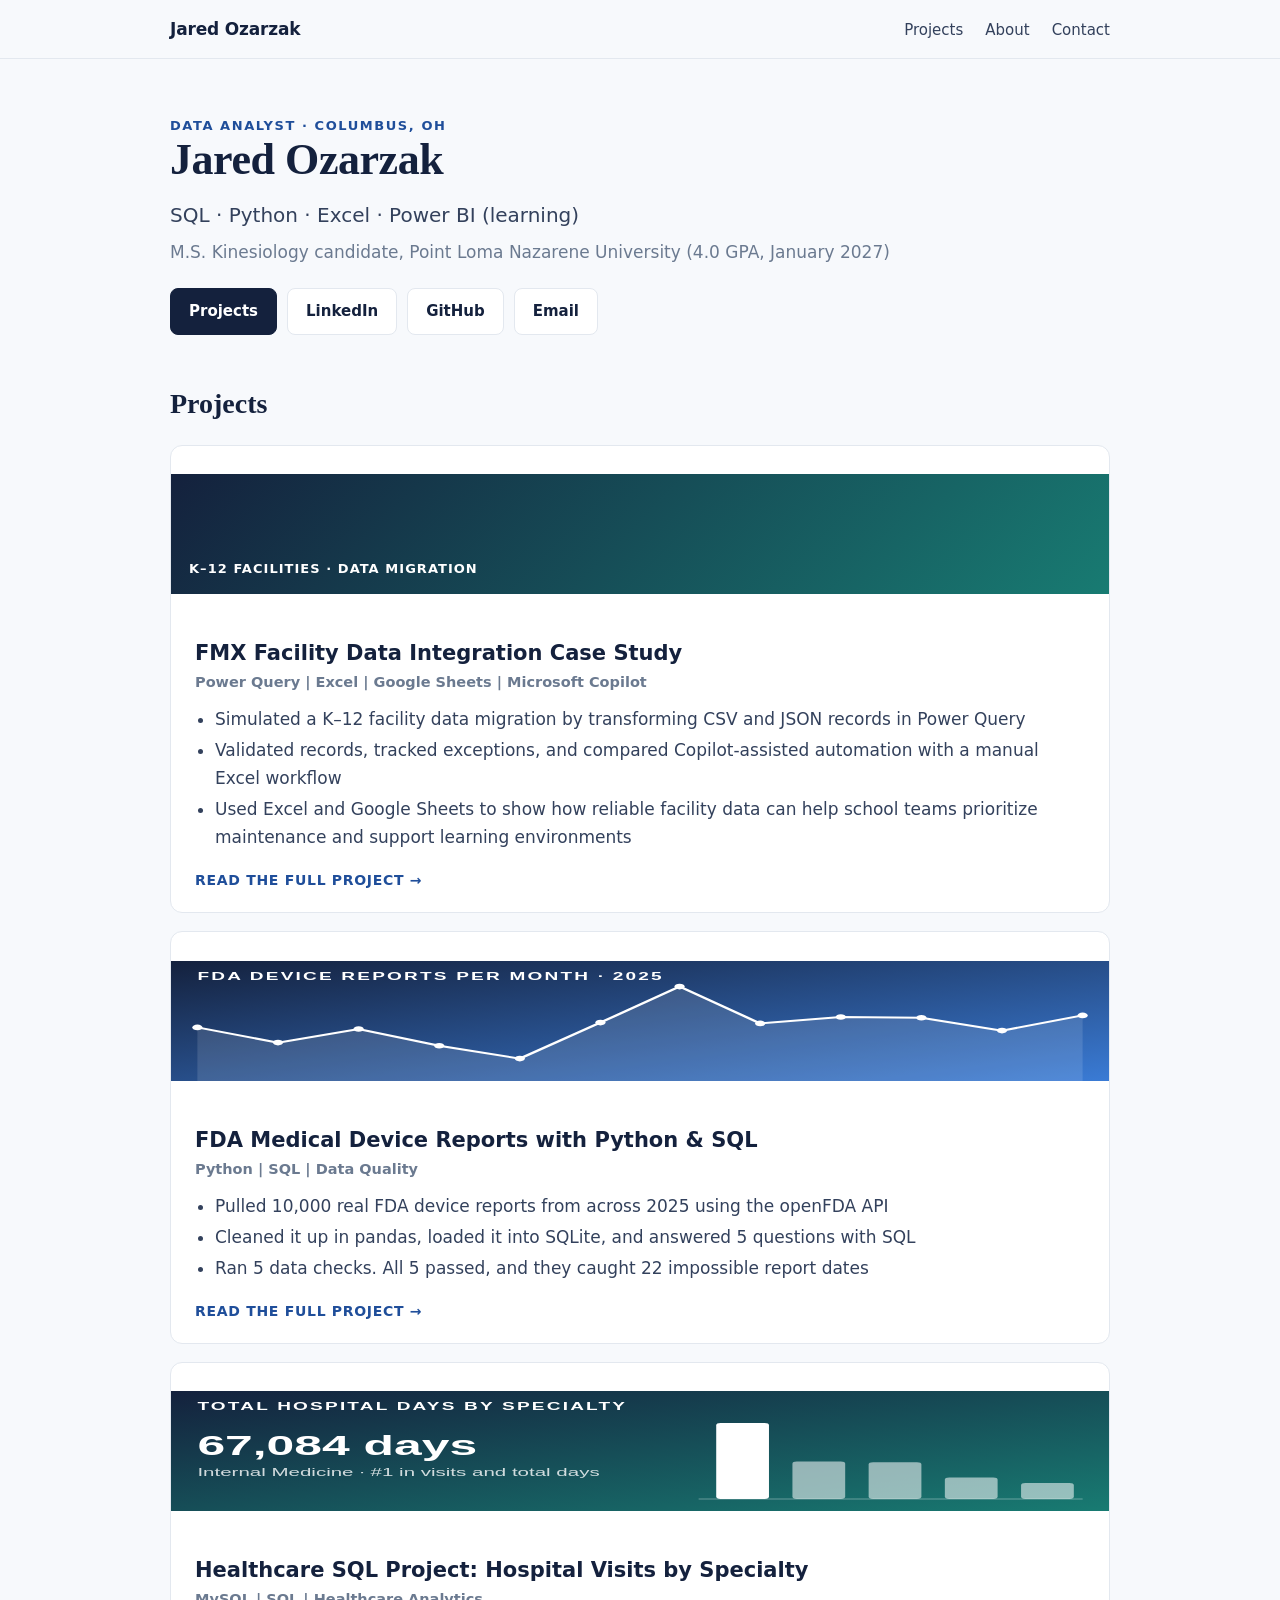
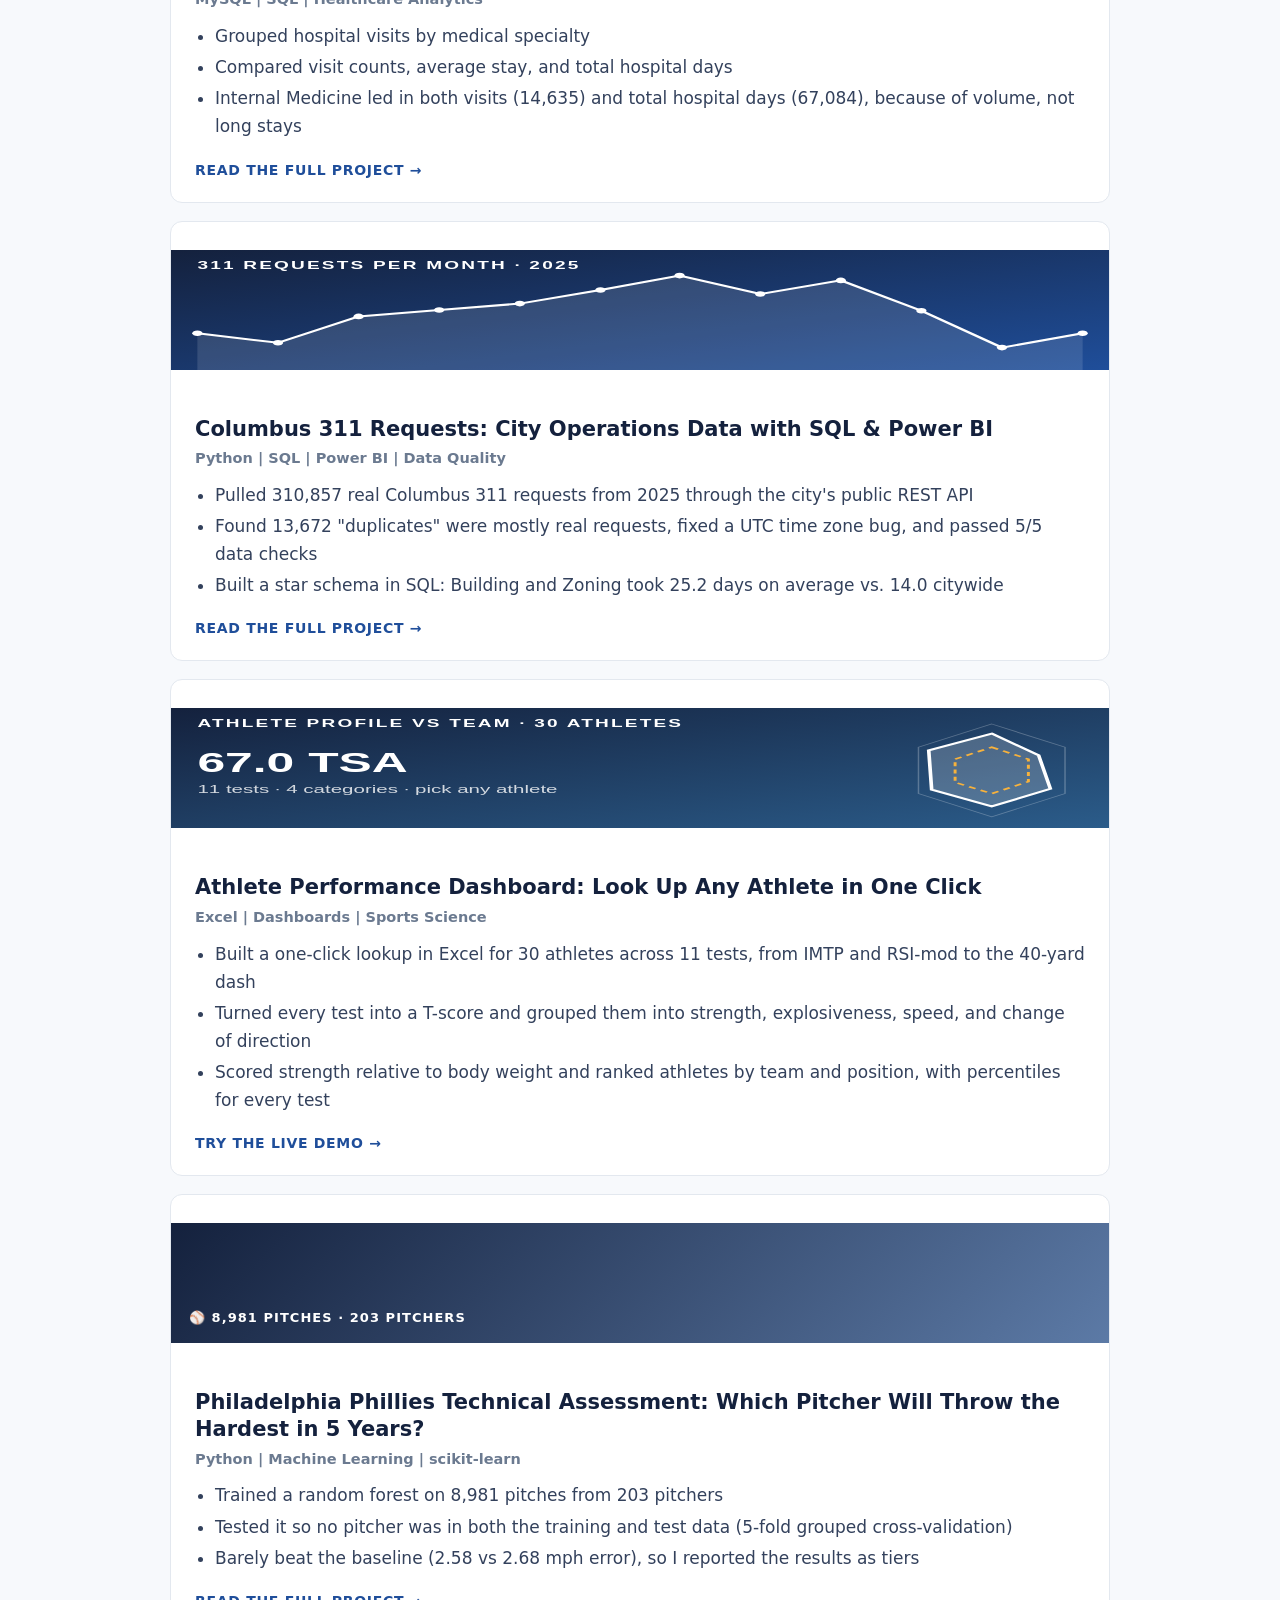
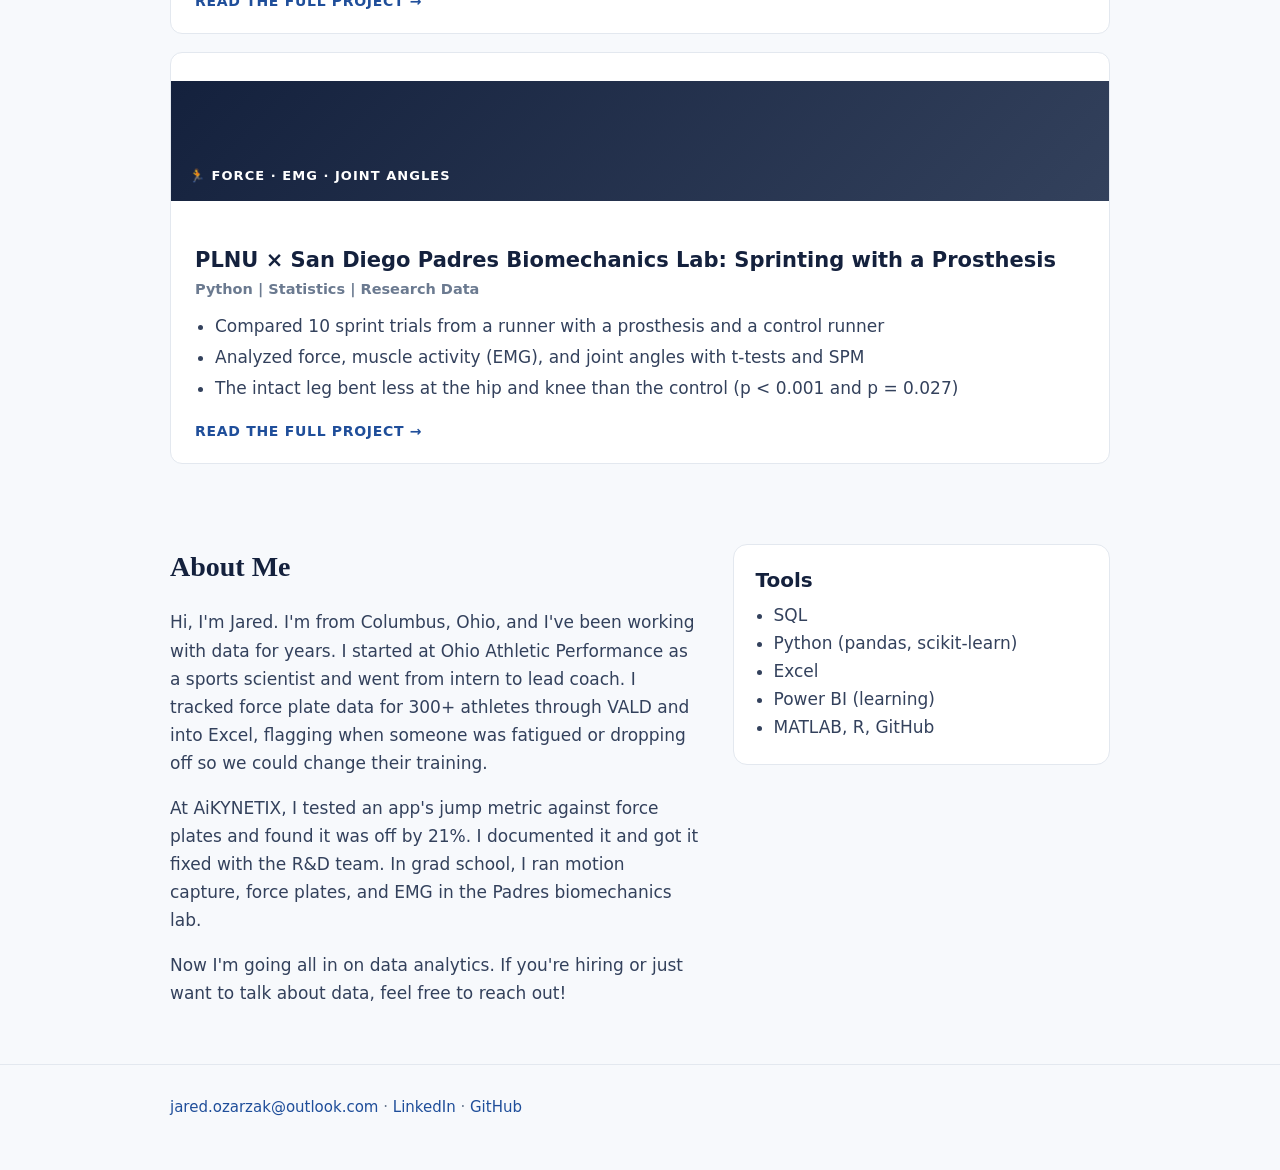
<file: index.html>
<!doctype html><html lang="en"><head><meta charset="utf-8"><meta name="viewport" content="width=device-width,initial-scale=1">
<title>Jared Ozarzak | Data Analyst Portfolio</title><meta name="description" content="Jared Ozarzak's data projects: SQL, Python, Excel.">
<link rel="stylesheet" href="style.css"><style>.proj{padding:0;overflow:hidden}.proj>*:not(.pthumb){margin-left:24px;margin-right:24px}.proj>h3{margin-top:18px}.proj>.more{display:inline-block;margin-bottom:20px}.pthumb{display:block;width:100%;height:120px;margin:0}.pban{display:flex;align-items:flex-end;padding:14px 18px;color:#fff;font-weight:700;font-size:13px;letter-spacing:.08em;text-transform:uppercase}</style></head><body>
<nav><div class="wrap"><span class="brand">Jared Ozarzak</span><span class="links"><a href="#projects">Projects</a><a href="#about">About</a><a href="#contact">Contact</a></span></div></nav>

<header class="intro"><div class="wrap">
<div class="eyebrow">Data Analyst · Columbus, OH</div>
<h1>Jared Ozarzak</h1>
<p class="lead" style="margin:0 0 6px">SQL · Python · Excel · Power BI (learning)</p>
<p style="margin:0 0 22px;color:var(--muted)">M.S. Kinesiology candidate, Point Loma Nazarene University (4.0 GPA, January 2027)</p>
<div class="btns" style="margin-top:0"><a class="btn primary" href="#projects">Projects</a><a class="btn" href="https://www.linkedin.com/in/jared-ozarzak">LinkedIn</a><a class="btn" href="https://github.com/JaredOzarzak">GitHub</a><a class="btn" href="mailto:jared.ozarzak@outlook.com">Email</a></div>
</div></header>

<section id="projects" style="padding-top:20px"><div class="wrap"><h2>Projects</h2><div class="plist">

<div class="proj">
  <a href="fmx.html" aria-hidden="true" tabindex="-1"><div class="pthumb pban" style="background:linear-gradient(135deg,#14213d,#187b72)"><span>K–12 facilities · Data migration</span></div></a>
  <h3>FMX Facility Data Integration Case Study</h3>
  <div class="tools">Power Query | Excel | Google Sheets | Microsoft Copilot</div>
  <ul>
    <li>Simulated a K–12 facility data migration by transforming CSV and JSON records in Power Query</li>
    <li>Validated records, tracked exceptions, and compared Copilot-assisted automation with a manual Excel workflow</li>
    <li>Used Excel and Google Sheets to show how reliable facility data can help school teams prioritize maintenance and support learning environments</li>
  </ul>
  <a class="more" href="fmx.html">Read the full project →</a>
</div>

<div class="proj"><a href="fda.html" aria-hidden="true" tabindex="-1"><svg class="pthumb" viewBox="0 0 640 150" preserveAspectRatio="none" role="img" aria-label="Monthly FDA device reports, 2025"><defs><linearGradient id="g3a7bd5" x1="0" y1="0" x2="1" y2="1"><stop offset="0" stop-color="#14213d"/><stop offset="1" stop-color="#3a7bd5"/></linearGradient></defs><rect width="640" height="150" fill="url(#g3a7bd5)"/><path d="M18,83 L73,102 L128,85 L183,106 L238,122 L293,77 L347,32 L402,78 L457,70 L512,71 L567,87 L622,68 L622,150 L18,150 Z" fill="#fff" opacity=".12"/><path d="M18,83 L73,102 L128,85 L183,106 L238,122 L293,77 L347,32 L402,78 L457,70 L512,71 L567,87 L622,68" fill="none" stroke="#fff" stroke-width="2.5"/><circle cx="18" cy="83" r="3.5" fill="#fff"/><circle cx="73" cy="102" r="3.5" fill="#fff"/><circle cx="128" cy="85" r="3.5" fill="#fff"/><circle cx="183" cy="106" r="3.5" fill="#fff"/><circle cx="238" cy="122" r="3.5" fill="#fff"/><circle cx="293" cy="77" r="3.5" fill="#fff"/><circle cx="347" cy="32" r="3.5" fill="#fff"/><circle cx="402" cy="78" r="3.5" fill="#fff"/><circle cx="457" cy="70" r="3.5" fill="#fff"/><circle cx="512" cy="71" r="3.5" fill="#fff"/><circle cx="567" cy="87" r="3.5" fill="#fff"/><circle cx="622" cy="68" r="3.5" fill="#fff"/><text x="18" y="24" fill="#fff" font-size="13" font-weight="700" letter-spacing="1.5" font-family="Arial">FDA DEVICE REPORTS PER MONTH · 2025</text></svg></a><h3>FDA Medical Device Reports with Python &amp; SQL</h3>
<div class="tools">Python | SQL | Data Quality</div>
<ul><li>Pulled 10,000 real FDA device reports from across 2025 using the openFDA API</li>
<li>Cleaned it up in pandas, loaded it into SQLite, and answered 5 questions with SQL</li>
<li>Ran 5 data checks. All 5 passed, and they caught 22 impossible report dates</li></ul>
<a class="more" href="fda.html">Read the full project →</a></div>
<div class="proj">
  <a href="healthcare-sql.html" aria-hidden="true" tabindex="-1">
    <svg class="pthumb" viewBox="0 0 640 150" preserveAspectRatio="none" role="img" aria-label="Total hospital days by specialty, top 5"><defs><linearGradient id="g187b72" x1="0" y1="0" x2="1" y2="1"><stop offset="0" stop-color="#14213d"/><stop offset="1" stop-color="#187b72"/></linearGradient></defs><rect width="640" height="150" fill="url(#g187b72)"/><line x1="360" y1="135" x2="622" y2="135" stroke="#fff" opacity=".35"/><rect x="372" y="40" width="36" height="95" rx="3" fill="#fff"/><rect x="424" y="88" width="36" height="47" rx="3" fill="#fff" opacity=".55"/><rect x="476" y="89" width="36" height="46" rx="3" fill="#fff" opacity=".55"/><rect x="528" y="108" width="36" height="27" rx="3" fill="#fff" opacity=".55"/><rect x="580" y="115" width="36" height="20" rx="3" fill="#fff" opacity=".55"/><text x="18" y="24" fill="#fff" font-size="13" font-weight="700" letter-spacing="1.5" font-family="Arial">TOTAL HOSPITAL DAYS BY SPECIALTY</text><text x="18" y="80" fill="#fff" font-size="34" font-weight="700" font-family="Arial">67,084 days</text><text x="18" y="106" fill="#fff" opacity=".8" font-size="14" font-family="Arial">Internal Medicine · #1 in visits and total days</text></svg>
  </a>
  <h3>Healthcare SQL Project: Hospital Visits by Specialty</h3>
  <div class="tools">MySQL | SQL | Healthcare Analytics</div>
  <ul>
    <li>Grouped hospital visits by medical specialty</li>
    <li>Compared visit counts, average stay, and total hospital days</li>
    <li>Internal Medicine led in both visits (14,635) and total hospital days (67,084), because of volume, not long stays</li>  </ul>
  <a class="more" href="healthcare-sql.html">Read the full project →</a>
</div>
<div class="proj"><a href="311.html" aria-hidden="true" tabindex="-1"><svg class="pthumb" viewBox="0 0 640 150" preserveAspectRatio="none" role="img" aria-label="Monthly Columbus 311 requests, 2025"><defs><linearGradient id="g1f4e9a" x1="0" y1="0" x2="1" y2="1"><stop offset="0" stop-color="#14213d"/><stop offset="1" stop-color="#1f4e9a"/></linearGradient></defs><rect width="640" height="150" fill="url(#g1f4e9a)"/><path d="M18,104 L73,116 L128,83 L183,75 L238,67 L293,50 L347,32 L402,55 L457,38 L512,76 L567,122 L622,104 L622,150 L18,150 Z" fill="#fff" opacity=".12"/><path d="M18,104 L73,116 L128,83 L183,75 L238,67 L293,50 L347,32 L402,55 L457,38 L512,76 L567,122 L622,104" fill="none" stroke="#fff" stroke-width="2.5"/><circle cx="18" cy="104" r="3.5" fill="#fff"/><circle cx="73" cy="116" r="3.5" fill="#fff"/><circle cx="128" cy="83" r="3.5" fill="#fff"/><circle cx="183" cy="75" r="3.5" fill="#fff"/><circle cx="238" cy="67" r="3.5" fill="#fff"/><circle cx="293" cy="50" r="3.5" fill="#fff"/><circle cx="347" cy="32" r="3.5" fill="#fff"/><circle cx="402" cy="55" r="3.5" fill="#fff"/><circle cx="457" cy="38" r="3.5" fill="#fff"/><circle cx="512" cy="76" r="3.5" fill="#fff"/><circle cx="567" cy="122" r="3.5" fill="#fff"/><circle cx="622" cy="104" r="3.5" fill="#fff"/><text x="18" y="24" fill="#fff" font-size="13" font-weight="700" letter-spacing="1.5" font-family="Arial">311 REQUESTS PER MONTH · 2025</text></svg></a><h3>Columbus 311 Requests: City Operations Data with SQL &amp; Power BI</h3>
<div class="tools">Python | SQL | Power BI | Data Quality</div>
<ul><li>Pulled 310,857 real Columbus 311 requests from 2025 through the city's public REST API</li>
<li>Found 13,672 "duplicates" were mostly real requests, fixed a UTC time zone bug, and passed 5/5 data checks</li>
<li>Built a star schema in SQL: Building and Zoning took 25.2 days on average vs. 14.0 citywide</li></ul>
<a class="more" href="311.html">Read the full project →</a></div>

<div class="proj"><a href="athlete.html" aria-hidden="true" tabindex="-1"><svg class="pthumb" viewBox="0 0 640 150" preserveAspectRatio="none" role="img" aria-label="Athlete T-score profile vs team average"><defs><linearGradient id="g2b5c8a" x1="0" y1="0" x2="1" y2="1"><stop offset="0" stop-color="#14213d"/><stop offset="1" stop-color="#2b5c8a"/></linearGradient></defs><rect width="640" height="150" fill="url(#g2b5c8a)"/><polygon points="560,20 610,49 610,107 560,136 510,107 510,49" fill="none" stroke="#fff" opacity=".25"/><polygon points="560,49 585,64 585,92 560,107 535,93 535,64" fill="none" stroke="#f59e0b" stroke-width="2" stroke-dasharray="5 4"/><polygon points="560,32 592,59 600,101 560,123 519,102 517,53" fill="#fff" fill-opacity=".2" stroke="#fff" stroke-width="2.5"/><text x="18" y="24" fill="#fff" font-size="13" font-weight="700" letter-spacing="1.5" font-family="Arial">ATHLETE PROFILE VS TEAM · 30 ATHLETES</text><text x="18" y="80" fill="#fff" font-size="34" font-weight="700" font-family="Arial">67.0 TSA</text><text x="18" y="106" fill="#fff" opacity=".8" font-size="14" font-family="Arial">11 tests · 4 categories · pick any athlete</text></svg></a><h3>Athlete Performance Dashboard: Look Up Any Athlete in One Click</h3>
<div class="tools">Excel | Dashboards | Sports Science</div>
<ul><li>Built a one-click lookup in Excel for 30 athletes across 11 tests, from IMTP and RSI-mod to the 40-yard dash</li>
<li>Turned every test into a T-score and grouped them into strength, explosiveness, speed, and change of direction</li>
<li>Scored strength relative to body weight and ranked athletes by team and position, with percentiles for every test</li></ul>
<a class="more" href="athlete.html">Try the live demo →</a></div>

<div class="proj"><a href="velocity.html" aria-hidden="true" tabindex="-1"><div class="pthumb pban" style="background:linear-gradient(135deg,#14213d,#5c7aa6)"><span>⚾ 8,981 pitches · 203 pitchers</span></div></a><h3>Philadelphia Phillies Technical Assessment: Which Pitcher Will Throw the Hardest in 5 Years?</h3>
<div class="tools">Python | Machine Learning | scikit-learn</div>
<ul><li>Trained a random forest on 8,981 pitches from 203 pitchers</li>
<li>Tested it so no pitcher was in both the training and test data (5-fold grouped cross-validation)</li>
<li>Barely beat the baseline (2.58 vs 2.68 mph error), so I reported the results as tiers</li></ul>
<a class="more" href="velocity.html">Read the full project →</a></div>

<div class="proj"><a href="sprint.html" aria-hidden="true" tabindex="-1"><div class="pthumb pban" style="background:linear-gradient(135deg,#14213d,#33415c)"><span>🏃 Force · EMG · joint angles</span></div></a><h3>PLNU × San Diego Padres Biomechanics Lab: Sprinting with a Prosthesis</h3>
<div class="tools">Python | Statistics | Research Data</div>
<ul><li>Compared 10 sprint trials from a runner with a prosthesis and a control runner</li>
<li>Analyzed force, muscle activity (EMG), and joint angles with t-tests and SPM</li>
<li>The intact leg bent less at the hip and knee than the control (p &lt; 0.001 and p = 0.027)</li></ul>
<a class="more" href="sprint.html">Read the full project →</a></div>

</div></div></section>

<section id="about"><div class="wrap about">
<div><h2>About Me</h2>
<p>Hi, I'm Jared. I'm from Columbus, Ohio, and I've been working with data for years. I started at Ohio Athletic Performance as a sports scientist and went from intern to lead coach. I tracked force plate data for 300+ athletes through VALD and into Excel, flagging when someone was fatigued or dropping off so we could change their training.</p>
<p>At AiKYNETIX, I tested an app's jump metric against force plates and found it was off by 21%. I documented it and got it fixed with the R&amp;D team. In grad school, I ran motion capture, force plates, and EMG in the Padres biomechanics lab.</p>
<p>Now I'm going all in on data analytics. If you're hiring or just want to talk about data, feel free to reach out!</p></div>
<div class="panel"><h3>Tools</h3><ul><li>SQL</li><li>Python (pandas, scikit-learn)</li><li>Excel</li><li>Power BI (learning)</li><li>MATLAB, R, GitHub</li></ul></div>
</div></section>

<footer id="contact"><div class="wrap"><a href="mailto:jared.ozarzak@outlook.com">jared.ozarzak@outlook.com</a> · <a href="https://www.linkedin.com/in/jared-ozarzak">LinkedIn</a> · <a href="https://github.com/JaredOzarzak">GitHub</a></div></footer>
</body></html>
</file>
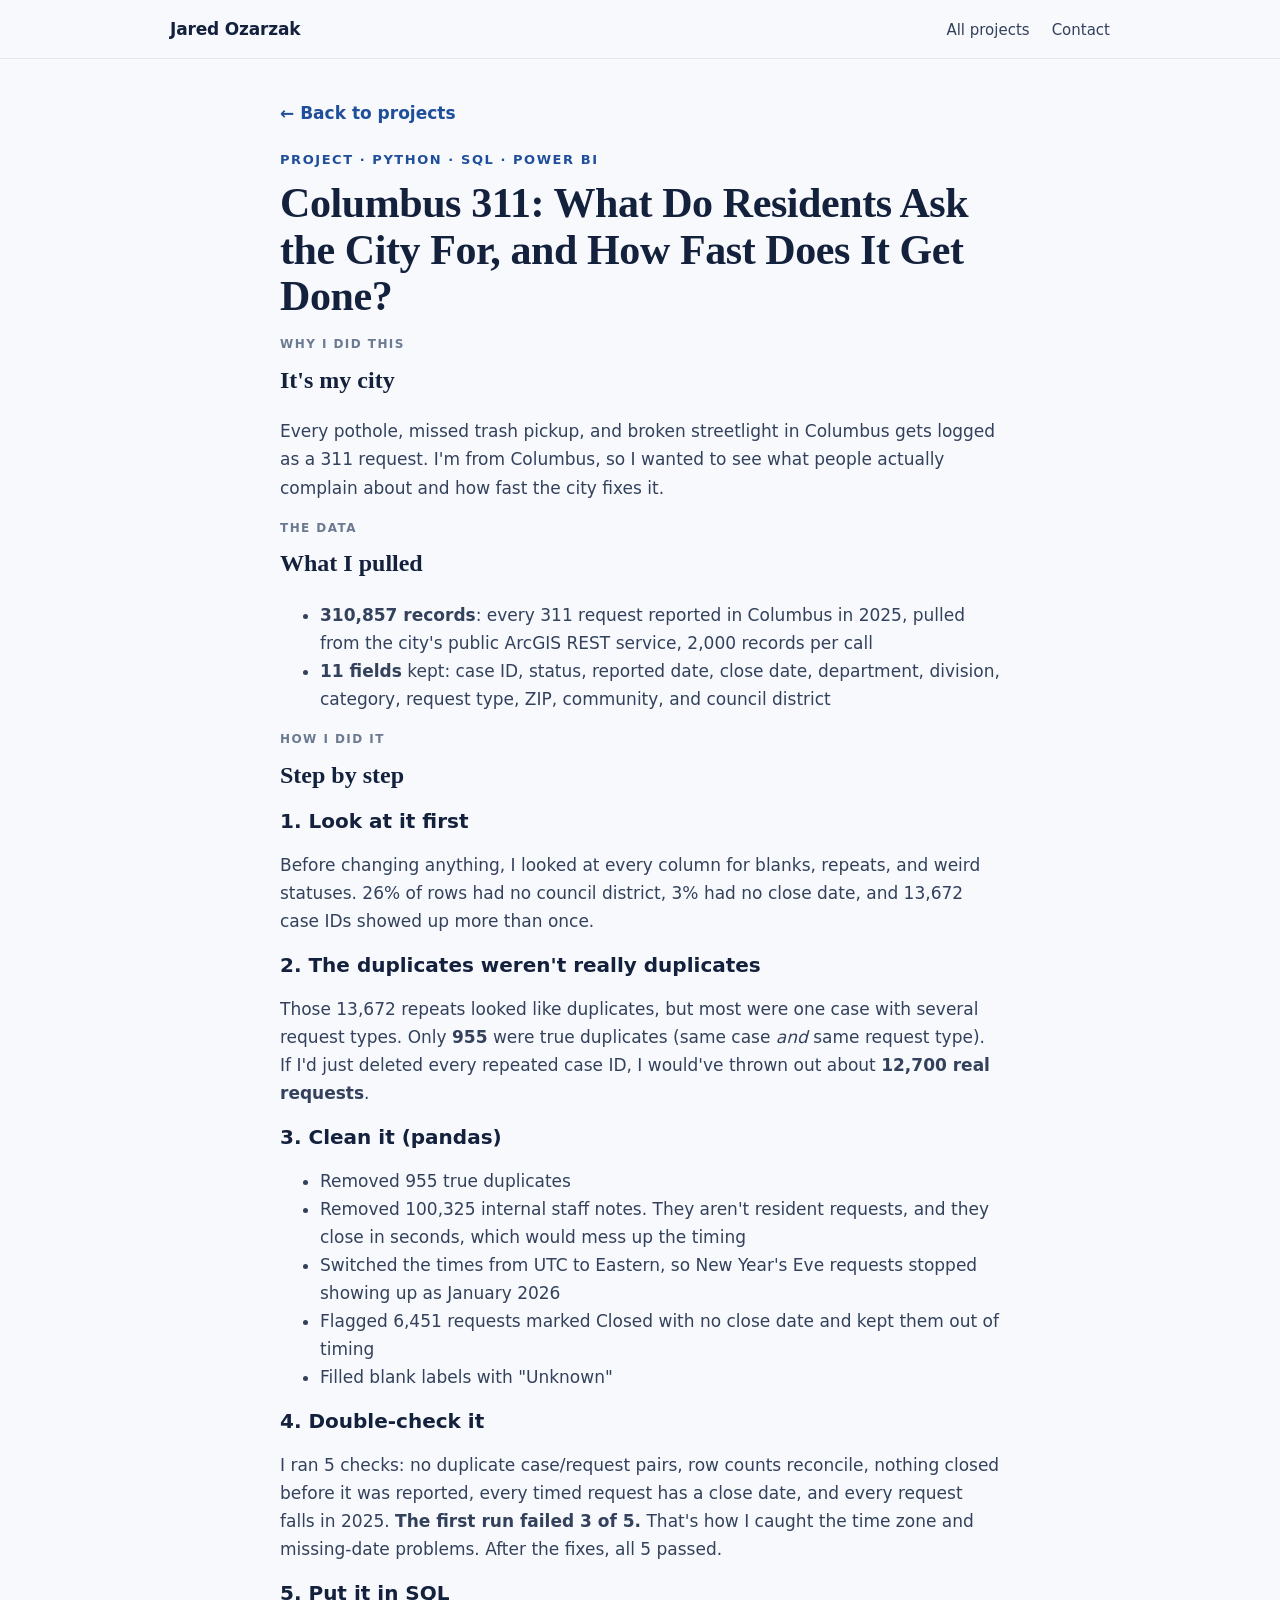
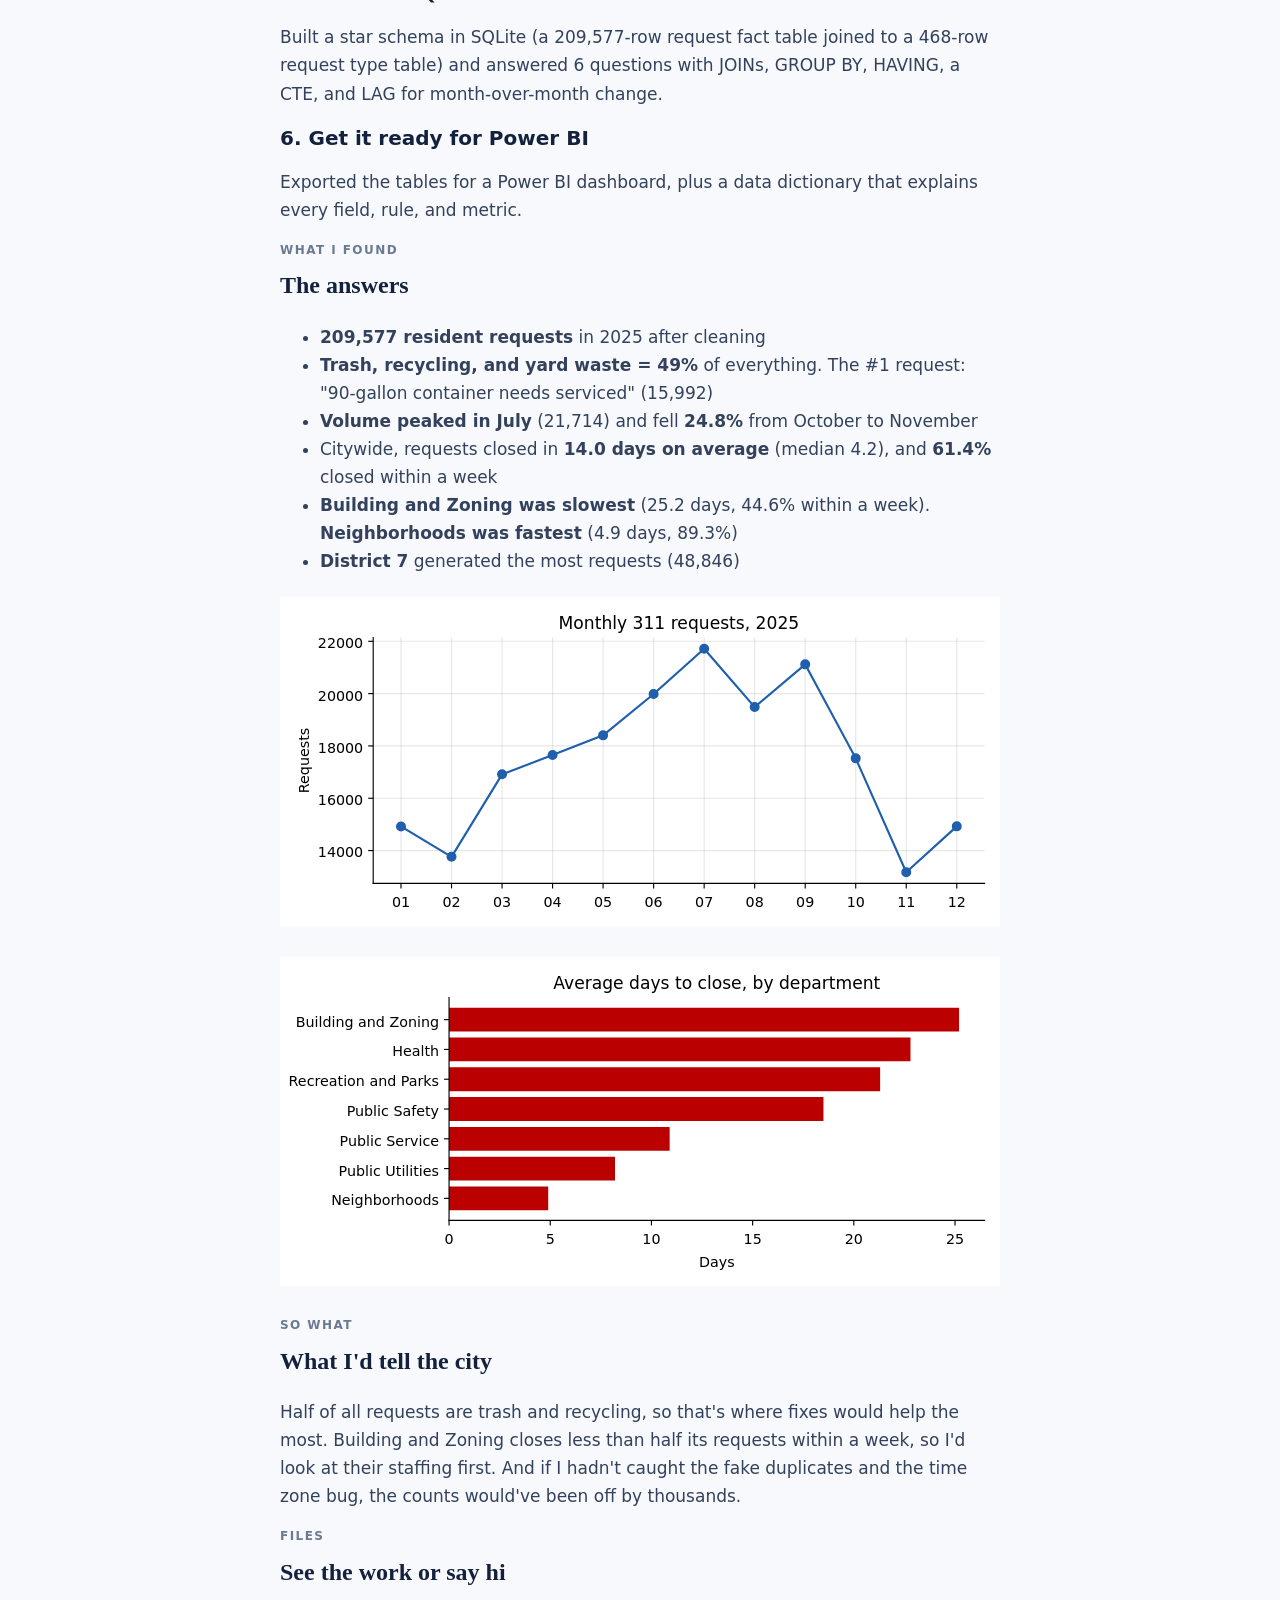
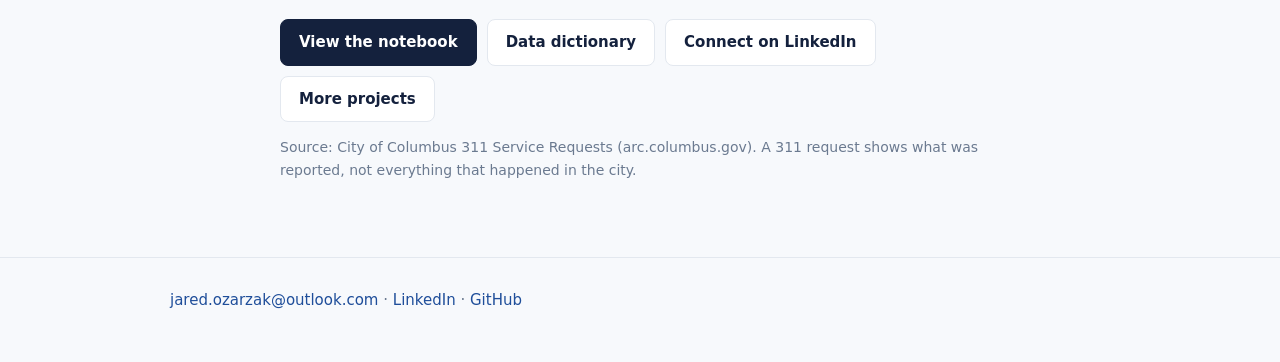
<file: 311.html>
<!doctype html><html lang="en"><head><meta charset="utf-8"><meta name="viewport" content="width=device-width,initial-scale=1">
<title>Columbus 311 Requests Case Study | Jared Ozarzak</title><link rel="stylesheet" href="style.css"></head><body>
<nav><div class="wrap"><a class="brand" href="index.html">Jared Ozarzak</a><span class="links"><a href="index.html#projects">All projects</a><a href="index.html#contact">Contact</a></span></div></nav>
<article>
<a class="back" href="index.html#projects">← Back to projects</a>
<div class="eyebrow" style="margin-top:22px">Project · Python · SQL · Power BI</div>
<h1 style="font-size:clamp(30px,5vw,42px)">Columbus 311: What Do Residents Ask the City For, and How Fast Does It Get Done?</h1>

<span class="step">Why I did this</span>
<h2 style="margin-top:6px">It's my city</h2>
<p>Every pothole, missed trash pickup, and broken streetlight in Columbus gets logged as a 311 request. I'm from Columbus, so I wanted to see what people actually complain about and how fast the city fixes it.</p>

<span class="step">The data</span>
<h2 style="margin-top:6px">What I pulled</h2>
<ul>
<li><strong>310,857 records</strong>: every 311 request reported in Columbus in 2025, pulled from the city's public ArcGIS REST service, 2,000 records per call</li>
<li><strong>11 fields</strong> kept: case ID, status, reported date, close date, department, division, category, request type, ZIP, community, and council district</li>
</ul>

<span class="step">How I did it</span>
<h2 style="margin-top:6px">Step by step</h2>
<h3>1. Look at it first</h3>
<p>Before changing anything, I looked at every column for blanks, repeats, and weird statuses. 26% of rows had no council district, 3% had no close date, and 13,672 case IDs showed up more than once.</p>
<h3>2. The duplicates weren't really duplicates</h3>
<p>Those 13,672 repeats looked like duplicates, but most were one case with several request types. Only <strong>955</strong> were true duplicates (same case <em>and</em> same request type). If I'd just deleted every repeated case ID, I would've thrown out about <strong>12,700 real requests</strong>.</p>
<h3>3. Clean it (pandas)</h3>
<ul>
<li>Removed 955 true duplicates</li>
<li>Removed 100,325 internal staff notes. They aren't resident requests, and they close in seconds, which would mess up the timing</li>
<li>Switched the times from UTC to Eastern, so New Year's Eve requests stopped showing up as January 2026</li>
<li>Flagged 6,451 requests marked Closed with no close date and kept them out of timing</li>
<li>Filled blank labels with "Unknown"</li>
</ul>
<h3>4. Double-check it</h3>
<p>I ran 5 checks: no duplicate case/request pairs, row counts reconcile, nothing closed before it was reported, every timed request has a close date, and every request falls in 2025. <strong>The first run failed 3 of 5.</strong> That's how I caught the time zone and missing-date problems. After the fixes, all 5 passed.</p>
<h3>5. Put it in SQL</h3>
<p>Built a star schema in SQLite (a 209,577-row request fact table joined to a 468-row request type table) and answered 6 questions with JOINs, GROUP BY, HAVING, a CTE, and LAG for month-over-month change.</p>
<h3>6. Get it ready for Power BI</h3>
<p>Exported the tables for a Power BI dashboard, plus a data dictionary that explains every field, rule, and metric.</p>

<span class="step">What I found</span>
<h2 style="margin-top:6px">The answers</h2>
<ul>
<li><strong>209,577 resident requests</strong> in 2025 after cleaning</li>
<li><strong>Trash, recycling, and yard waste = 49%</strong> of everything. The #1 request: "90-gallon container needs serviced" (15,992)</li>
<li><strong>Volume peaked in July</strong> (21,714) and fell <strong>24.8%</strong> from October to November</li>
<li>Citywide, requests closed in <strong>14.0 days on average</strong> (median 4.2), and <strong>61.4%</strong> closed within a week</li>
<li><strong>Building and Zoning was slowest</strong> (25.2 days, 44.6% within a week). <strong>Neighborhoods was fastest</strong> (4.9 days, 89.3%)</li>
<li><strong>District 7</strong> generated the most requests (48,846)</li>
</ul>
<div style="margin:22px 0"><svg style="width:100%;height:auto;max-width:720px" xmlns:xlink="http://www.w3.org/1999/xlink" width="504pt" height="230.4pt" viewBox="0 0 504 230.4" xmlns="http://www.w3.org/2000/svg" version="1.1" xmlns:c2pa="http://c2pa.org/manifest">
 <metadata><c2pa:manifest>[base64]/[base64]/iuiY3VybHgpc2VsZiNqdW1iZj1jMnBhLmFzc2VydGlvbnMvYzJwYS5oYXNoLmRhdGFkaGFzaFggyEkQSxjouy7YIwtnN/[base64]/[base64]/3cyjxFA3Qo5S46fX0/ihY0VZ7mfb9KF703t5OjWDBWMA4GA1UdDwEB/wQEAwIHgDAVBgNVHSUEDjAMBgorBgEEAYPoXgIBMAwGA1UdEwEB/wQCMAAwHwYDVR0jBBgwFoAUzlHiBIFOZFsj+OPEz5o+nMHXXMIwCgYIKoZIzj0EAwMDZwAwZAIwMXMdFJ4BetLLVY7ORuE9noqbbAZOZn/aArXyTwFAZfKrPzxF2vPoJNf1+UCdg1XGAjBwX1zd9WGqYkqmL5SFqw1QySjr1zJfpJM9+1rdDwSPLMOPOjKuiXjoU/[base64]/x2TEfYa9NRExQO/myyrbjKmh6KF840lDi9F+hCgwkRDfAR/tJRWGFwM0PwTEQ4UXXJg=</c2pa:manifest>
  <rdf:RDF xmlns:dc="http://purl.org/dc/elements/1.1/" xmlns:cc="http://creativecommons.org/ns#" xmlns:rdf="http://www.w3.org/1999/02/22-rdf-syntax-ns#">
   <cc:Work>
    <dc:type rdf:resource="http://purl.org/dc/dcmitype/StillImage"/>
    <dc:date>2026-11-23T13:57:17.691537</dc:date>
    <dc:format>image/svg+xml</dc:format>
    <dc:creator>
     <cc:Agent>
      <dc:title>Matplotlib v3.11.2, https://matplotlib.org/</dc:title>
     </cc:Agent>
    </dc:creator>
   </cc:Work>
  </rdf:RDF>
 </metadata>
 <defs>
  <style type="text/css">*{stroke-linejoin: round; stroke-linecap: butt}</style>
 </defs>
 <g id="figure_1">
  <g id="patch_1">
   <path d="M 0 230.4 
L 504 230.4 
L 504 0 
L 0 0 
z
" style="fill: #ffffff"/>
  </g>
  <g id="axes_1">
   <g id="patch_2">
    <path d="M 65.242109 200.500391 
L 493.2 200.500391 
L 493.2 28.425 
L 65.242109 28.425 
z
" style="fill: #ffffff"/>
   </g>
   <g id="matplotlib.axis_1">
    <g id="xtick_1">
     <g id="line2d_1">
      <path d="M 84.694741 200.500391 
L 84.694741 28.425 
" clip-path="url(#p2c959143d8)" style="fill: none; stroke: #b0b0b0; stroke-opacity: 0.3; stroke-width: 0.8; stroke-linecap: square"/>
     </g>
     <g id="line2d_2">
      <defs>
       <path id="m8fdc855927" d="M 0 0 
L 0 3.5 
" style="stroke: #000000; stroke-width: 0.8"/>
      </defs>
      <g>
       <use xlink:href="#m8fdc855927" x="84.694741" y="200.500391" style="stroke: #000000; stroke-width: 0.8"/>
      </g>
     </g>
     <g id="text_1">
      <text style="font-size: 10px; font-family: 'Inter', 'DejaVu Sans', 'Bitstream Vera Sans', 'Computer Modern Sans Serif', 'Lucida Grande', 'Verdana', 'Geneva', 'Lucid', 'Arial', 'Helvetica', 'Avant Garde', sans-serif; text-anchor: middle" x="84.694741" y="217.187891" transform="rotate(-0 84.694741 217.187891)">01</text>
     </g>
    </g>
    <g id="xtick_2">
     <g id="line2d_3">
      <path d="M 120.063161 200.500391 
L 120.063161 28.425 
" clip-path="url(#p2c959143d8)" style="fill: none; stroke: #b0b0b0; stroke-opacity: 0.3; stroke-width: 0.8; stroke-linecap: square"/>
     </g>
     <g id="line2d_4">
      <g>
       <use xlink:href="#m8fdc855927" x="120.063161" y="200.500391" style="stroke: #000000; stroke-width: 0.8"/>
      </g>
     </g>
     <g id="text_2">
      <text style="font-size: 10px; font-family: 'Inter', 'DejaVu Sans', 'Bitstream Vera Sans', 'Computer Modern Sans Serif', 'Lucida Grande', 'Verdana', 'Geneva', 'Lucid', 'Arial', 'Helvetica', 'Avant Garde', sans-serif; text-anchor: middle" x="120.063161" y="217.187891" transform="rotate(-0 120.063161 217.187891)">02</text>
     </g>
    </g>
    <g id="xtick_3">
     <g id="line2d_5">
      <path d="M 155.431582 200.500391 
L 155.431582 28.425 
" clip-path="url(#p2c959143d8)" style="fill: none; stroke: #b0b0b0; stroke-opacity: 0.3; stroke-width: 0.8; stroke-linecap: square"/>
     </g>
     <g id="line2d_6">
      <g>
       <use xlink:href="#m8fdc855927" x="155.431582" y="200.500391" style="stroke: #000000; stroke-width: 0.8"/>
      </g>
     </g>
     <g id="text_3">
      <text style="font-size: 10px; font-family: 'Inter', 'DejaVu Sans', 'Bitstream Vera Sans', 'Computer Modern Sans Serif', 'Lucida Grande', 'Verdana', 'Geneva', 'Lucid', 'Arial', 'Helvetica', 'Avant Garde', sans-serif; text-anchor: middle" x="155.431582" y="217.187891" transform="rotate(-0 155.431582 217.187891)">03</text>
     </g>
    </g>
    <g id="xtick_4">
     <g id="line2d_7">
      <path d="M 190.800003 200.500391 
L 190.800003 28.425 
" clip-path="url(#p2c959143d8)" style="fill: none; stroke: #b0b0b0; stroke-opacity: 0.3; stroke-width: 0.8; stroke-linecap: square"/>
     </g>
     <g id="line2d_8">
      <g>
       <use xlink:href="#m8fdc855927" x="190.800003" y="200.500391" style="stroke: #000000; stroke-width: 0.8"/>
      </g>
     </g>
     <g id="text_4">
      <text style="font-size: 10px; font-family: 'Inter', 'DejaVu Sans', 'Bitstream Vera Sans', 'Computer Modern Sans Serif', 'Lucida Grande', 'Verdana', 'Geneva', 'Lucid', 'Arial', 'Helvetica', 'Avant Garde', sans-serif; text-anchor: middle" x="190.800003" y="217.187891" transform="rotate(-0 190.800003 217.187891)">04</text>
     </g>
    </g>
    <g id="xtick_5">
     <g id="line2d_9">
      <path d="M 226.168424 200.500391 
L 226.168424 28.425 
" clip-path="url(#p2c959143d8)" style="fill: none; stroke: #b0b0b0; stroke-opacity: 0.3; stroke-width: 0.8; stroke-linecap: square"/>
     </g>
     <g id="line2d_10">
      <g>
       <use xlink:href="#m8fdc855927" x="226.168424" y="200.500391" style="stroke: #000000; stroke-width: 0.8"/>
      </g>
     </g>
     <g id="text_5">
      <text style="font-size: 10px; font-family: 'Inter', 'DejaVu Sans', 'Bitstream Vera Sans', 'Computer Modern Sans Serif', 'Lucida Grande', 'Verdana', 'Geneva', 'Lucid', 'Arial', 'Helvetica', 'Avant Garde', sans-serif; text-anchor: middle" x="226.168424" y="217.187891" transform="rotate(-0 226.168424 217.187891)">05</text>
     </g>
    </g>
    <g id="xtick_6">
     <g id="line2d_11">
      <path d="M 261.536844 200.500391 
L 261.536844 28.425 
" clip-path="url(#p2c959143d8)" style="fill: none; stroke: #b0b0b0; stroke-opacity: 0.3; stroke-width: 0.8; stroke-linecap: square"/>
     </g>
     <g id="line2d_12">
      <g>
       <use xlink:href="#m8fdc855927" x="261.536844" y="200.500391" style="stroke: #000000; stroke-width: 0.8"/>
      </g>
     </g>
     <g id="text_6">
      <text style="font-size: 10px; font-family: 'Inter', 'DejaVu Sans', 'Bitstream Vera Sans', 'Computer Modern Sans Serif', 'Lucida Grande', 'Verdana', 'Geneva', 'Lucid', 'Arial', 'Helvetica', 'Avant Garde', sans-serif; text-anchor: middle" x="261.536844" y="217.187891" transform="rotate(-0 261.536844 217.187891)">06</text>
     </g>
    </g>
    <g id="xtick_7">
     <g id="line2d_13">
      <path d="M 296.905265 200.500391 
L 296.905265 28.425 
" clip-path="url(#p2c959143d8)" style="fill: none; stroke: #b0b0b0; stroke-opacity: 0.3; stroke-width: 0.8; stroke-linecap: square"/>
     </g>
     <g id="line2d_14">
      <g>
       <use xlink:href="#m8fdc855927" x="296.905265" y="200.500391" style="stroke: #000000; stroke-width: 0.8"/>
      </g>
     </g>
     <g id="text_7">
      <text style="font-size: 10px; font-family: 'Inter', 'DejaVu Sans', 'Bitstream Vera Sans', 'Computer Modern Sans Serif', 'Lucida Grande', 'Verdana', 'Geneva', 'Lucid', 'Arial', 'Helvetica', 'Avant Garde', sans-serif; text-anchor: middle" x="296.905265" y="217.187891" transform="rotate(-0 296.905265 217.187891)">07</text>
     </g>
    </g>
    <g id="xtick_8">
     <g id="line2d_15">
      <path d="M 332.273686 200.500391 
L 332.273686 28.425 
" clip-path="url(#p2c959143d8)" style="fill: none; stroke: #b0b0b0; stroke-opacity: 0.3; stroke-width: 0.8; stroke-linecap: square"/>
     </g>
     <g id="line2d_16">
      <g>
       <use xlink:href="#m8fdc855927" x="332.273686" y="200.500391" style="stroke: #000000; stroke-width: 0.8"/>
      </g>
     </g>
     <g id="text_8">
      <text style="font-size: 10px; font-family: 'Inter', 'DejaVu Sans', 'Bitstream Vera Sans', 'Computer Modern Sans Serif', 'Lucida Grande', 'Verdana', 'Geneva', 'Lucid', 'Arial', 'Helvetica', 'Avant Garde', sans-serif; text-anchor: middle" x="332.273686" y="217.187891" transform="rotate(-0 332.273686 217.187891)">08</text>
     </g>
    </g>
    <g id="xtick_9">
     <g id="line2d_17">
      <path d="M 367.642106 200.500391 
L 367.642106 28.425 
" clip-path="url(#p2c959143d8)" style="fill: none; stroke: #b0b0b0; stroke-opacity: 0.3; stroke-width: 0.8; stroke-linecap: square"/>
     </g>
     <g id="line2d_18">
      <g>
       <use xlink:href="#m8fdc855927" x="367.642106" y="200.500391" style="stroke: #000000; stroke-width: 0.8"/>
      </g>
     </g>
     <g id="text_9">
      <text style="font-size: 10px; font-family: 'Inter', 'DejaVu Sans', 'Bitstream Vera Sans', 'Computer Modern Sans Serif', 'Lucida Grande', 'Verdana', 'Geneva', 'Lucid', 'Arial', 'Helvetica', 'Avant Garde', sans-serif; text-anchor: middle" x="367.642106" y="217.187891" transform="rotate(-0 367.642106 217.187891)">09</text>
     </g>
    </g>
    <g id="xtick_10">
     <g id="line2d_19">
      <path d="M 403.010527 200.500391 
L 403.010527 28.425 
" clip-path="url(#p2c959143d8)" style="fill: none; stroke: #b0b0b0; stroke-opacity: 0.3; stroke-width: 0.8; stroke-linecap: square"/>
     </g>
     <g id="line2d_20">
      <g>
       <use xlink:href="#m8fdc855927" x="403.010527" y="200.500391" style="stroke: #000000; stroke-width: 0.8"/>
      </g>
     </g>
     <g id="text_10">
      <text style="font-size: 10px; font-family: 'Inter', 'DejaVu Sans', 'Bitstream Vera Sans', 'Computer Modern Sans Serif', 'Lucida Grande', 'Verdana', 'Geneva', 'Lucid', 'Arial', 'Helvetica', 'Avant Garde', sans-serif; text-anchor: middle" x="403.010527" y="217.187891" transform="rotate(-0 403.010527 217.187891)">10</text>
     </g>
    </g>
    <g id="xtick_11">
     <g id="line2d_21">
      <path d="M 438.378948 200.500391 
L 438.378948 28.425 
" clip-path="url(#p2c959143d8)" style="fill: none; stroke: #b0b0b0; stroke-opacity: 0.3; stroke-width: 0.8; stroke-linecap: square"/>
     </g>
     <g id="line2d_22">
      <g>
       <use xlink:href="#m8fdc855927" x="438.378948" y="200.500391" style="stroke: #000000; stroke-width: 0.8"/>
      </g>
     </g>
     <g id="text_11">
      <text style="font-size: 10px; font-family: 'Inter', 'DejaVu Sans', 'Bitstream Vera Sans', 'Computer Modern Sans Serif', 'Lucida Grande', 'Verdana', 'Geneva', 'Lucid', 'Arial', 'Helvetica', 'Avant Garde', sans-serif; text-anchor: middle" x="438.378948" y="217.187891" transform="rotate(-0 438.378948 217.187891)">11</text>
     </g>
    </g>
    <g id="xtick_12">
     <g id="line2d_23">
      <path d="M 473.747369 200.500391 
L 473.747369 28.425 
" clip-path="url(#p2c959143d8)" style="fill: none; stroke: #b0b0b0; stroke-opacity: 0.3; stroke-width: 0.8; stroke-linecap: square"/>
     </g>
     <g id="line2d_24">
      <g>
       <use xlink:href="#m8fdc855927" x="473.747369" y="200.500391" style="stroke: #000000; stroke-width: 0.8"/>
      </g>
     </g>
     <g id="text_12">
      <text style="font-size: 10px; font-family: 'Inter', 'DejaVu Sans', 'Bitstream Vera Sans', 'Computer Modern Sans Serif', 'Lucida Grande', 'Verdana', 'Geneva', 'Lucid', 'Arial', 'Helvetica', 'Avant Garde', sans-serif; text-anchor: middle" x="473.747369" y="217.187891" transform="rotate(-0 473.747369 217.187891)">12</text>
     </g>
    </g>
   </g>
   <g id="matplotlib.axis_2">
    <g id="ytick_1">
     <g id="line2d_25">
      <path d="M 65.242109 177.498837 
L 493.2 177.498837 
" clip-path="url(#p2c959143d8)" style="fill: none; stroke: #b0b0b0; stroke-opacity: 0.3; stroke-width: 0.8; stroke-linecap: square"/>
     </g>
     <g id="line2d_26">
      <defs>
       <path id="m8873c367d2" d="M 0 0 
L -3.5 0 
" style="stroke: #000000; stroke-width: 0.8"/>
      </defs>
      <g>
       <use xlink:href="#m8873c367d2" x="65.242109" y="177.498837" style="stroke: #000000; stroke-width: 0.8"/>
      </g>
     </g>
     <g id="text_13">
      <text style="font-size: 10px; font-family: 'Inter', 'DejaVu Sans', 'Bitstream Vera Sans', 'Computer Modern Sans Serif', 'Lucida Grande', 'Verdana', 'Geneva', 'Lucid', 'Arial', 'Helvetica', 'Avant Garde', sans-serif; text-anchor: end" x="58.242109" y="182.342587" transform="rotate(-0 58.242109 182.342587)">14000</text>
     </g>
    </g>
    <g id="ytick_2">
     <g id="line2d_27">
      <path d="M 65.242109 140.876532 
L 493.2 140.876532 
" clip-path="url(#p2c959143d8)" style="fill: none; stroke: #b0b0b0; stroke-opacity: 0.3; stroke-width: 0.8; stroke-linecap: square"/>
     </g>
     <g id="line2d_28">
      <g>
       <use xlink:href="#m8873c367d2" x="65.242109" y="140.876532" style="stroke: #000000; stroke-width: 0.8"/>
      </g>
     </g>
     <g id="text_14">
      <text style="font-size: 10px; font-family: 'Inter', 'DejaVu Sans', 'Bitstream Vera Sans', 'Computer Modern Sans Serif', 'Lucida Grande', 'Verdana', 'Geneva', 'Lucid', 'Arial', 'Helvetica', 'Avant Garde', sans-serif; text-anchor: end" x="58.242109" y="145.720282" transform="rotate(-0 58.242109 145.720282)">16000</text>
     </g>
    </g>
    <g id="ytick_3">
     <g id="line2d_29">
      <path d="M 65.242109 104.254228 
L 493.2 104.254228 
" clip-path="url(#p2c959143d8)" style="fill: none; stroke: #b0b0b0; stroke-opacity: 0.3; stroke-width: 0.8; stroke-linecap: square"/>
     </g>
     <g id="line2d_30">
      <g>
       <use xlink:href="#m8873c367d2" x="65.242109" y="104.254228" style="stroke: #000000; stroke-width: 0.8"/>
      </g>
     </g>
     <g id="text_15">
      <text style="font-size: 10px; font-family: 'Inter', 'DejaVu Sans', 'Bitstream Vera Sans', 'Computer Modern Sans Serif', 'Lucida Grande', 'Verdana', 'Geneva', 'Lucid', 'Arial', 'Helvetica', 'Avant Garde', sans-serif; text-anchor: end" x="58.242109" y="109.097978" transform="rotate(-0 58.242109 109.097978)">18000</text>
     </g>
    </g>
    <g id="ytick_4">
     <g id="line2d_31">
      <path d="M 65.242109 67.631924 
L 493.2 67.631924 
" clip-path="url(#p2c959143d8)" style="fill: none; stroke: #b0b0b0; stroke-opacity: 0.3; stroke-width: 0.8; stroke-linecap: square"/>
     </g>
     <g id="line2d_32">
      <g>
       <use xlink:href="#m8873c367d2" x="65.242109" y="67.631924" style="stroke: #000000; stroke-width: 0.8"/>
      </g>
     </g>
     <g id="text_16">
      <text style="font-size: 10px; font-family: 'Inter', 'DejaVu Sans', 'Bitstream Vera Sans', 'Computer Modern Sans Serif', 'Lucida Grande', 'Verdana', 'Geneva', 'Lucid', 'Arial', 'Helvetica', 'Avant Garde', sans-serif; text-anchor: end" x="58.242109" y="72.475674" transform="rotate(-0 58.242109 72.475674)">20000</text>
     </g>
    </g>
    <g id="ytick_5">
     <g id="line2d_33">
      <path d="M 65.242109 31.009619 
L 493.2 31.009619 
" clip-path="url(#p2c959143d8)" style="fill: none; stroke: #b0b0b0; stroke-opacity: 0.3; stroke-width: 0.8; stroke-linecap: square"/>
     </g>
     <g id="line2d_34">
      <g>
       <use xlink:href="#m8873c367d2" x="65.242109" y="31.009619" style="stroke: #000000; stroke-width: 0.8"/>
      </g>
     </g>
     <g id="text_17">
      <text style="font-size: 10px; font-family: 'Inter', 'DejaVu Sans', 'Bitstream Vera Sans', 'Computer Modern Sans Serif', 'Lucida Grande', 'Verdana', 'Geneva', 'Lucid', 'Arial', 'Helvetica', 'Avant Garde', sans-serif; text-anchor: end" x="58.242109" y="35.853369" transform="rotate(-0 58.242109 35.853369)">22000</text>
     </g>
    </g>
    <g id="text_18">
     <text style="font-size: 10px; font-family: 'Inter', 'DejaVu Sans', 'Bitstream Vera Sans', 'Computer Modern Sans Serif', 'Lucida Grande', 'Verdana', 'Geneva', 'Lucid', 'Arial', 'Helvetica', 'Avant Garde', sans-serif; text-anchor: middle" x="20.494063" y="114.462695" transform="rotate(-90 20.494063 114.462695)">Requests</text>
    </g>
   </g>
   <g id="line2d_35">
    <path d="M 84.694741 160.652577 
L 120.063161 181.875202 
L 155.431582 124.121828 
L 190.800003 110.589887 
L 226.168424 96.856522 
L 261.536844 67.906591 
L 296.905265 36.246609 
L 332.273686 77.062167 
L 367.642106 47.160055 
L 403.010527 112.952025 
L 438.378948 192.678782 
L 473.747369 160.561021 
" clip-path="url(#p2c959143d8)" style="fill: none; stroke: #1f5fae; stroke-width: 1.5; stroke-linecap: square"/>
    <defs>
     <path id="m225c29cd1f" d="M 0 3 
C 0.795609 3 1.55874 2.683901 2.12132 2.12132 
C 2.683901 1.55874 3 0.795609 3 0 
C 3 -0.795609 2.683901 -1.55874 2.12132 -2.12132 
C 1.55874 -2.683901 0.795609 -3 0 -3 
C -0.795609 -3 -1.55874 -2.683901 -2.12132 -2.12132 
C -2.683901 -1.55874 -3 -0.795609 -3 0 
C -3 0.795609 -2.683901 1.55874 -2.12132 2.12132 
C -1.55874 2.683901 -0.795609 3 0 3 
z
" style="stroke: #1f5fae"/>
    </defs>
    <g clip-path="url(#p2c959143d8)">
     <use xlink:href="#m225c29cd1f" x="84.694741" y="160.652577" style="fill: #1f5fae; stroke: #1f5fae"/>
     <use xlink:href="#m225c29cd1f" x="120.063161" y="181.875202" style="fill: #1f5fae; stroke: #1f5fae"/>
     <use xlink:href="#m225c29cd1f" x="155.431582" y="124.121828" style="fill: #1f5fae; stroke: #1f5fae"/>
     <use xlink:href="#m225c29cd1f" x="190.800003" y="110.589887" style="fill: #1f5fae; stroke: #1f5fae"/>
     <use xlink:href="#m225c29cd1f" x="226.168424" y="96.856522" style="fill: #1f5fae; stroke: #1f5fae"/>
     <use xlink:href="#m225c29cd1f" x="261.536844" y="67.906591" style="fill: #1f5fae; stroke: #1f5fae"/>
     <use xlink:href="#m225c29cd1f" x="296.905265" y="36.246609" style="fill: #1f5fae; stroke: #1f5fae"/>
     <use xlink:href="#m225c29cd1f" x="332.273686" y="77.062167" style="fill: #1f5fae; stroke: #1f5fae"/>
     <use xlink:href="#m225c29cd1f" x="367.642106" y="47.160055" style="fill: #1f5fae; stroke: #1f5fae"/>
     <use xlink:href="#m225c29cd1f" x="403.010527" y="112.952025" style="fill: #1f5fae; stroke: #1f5fae"/>
     <use xlink:href="#m225c29cd1f" x="438.378948" y="192.678782" style="fill: #1f5fae; stroke: #1f5fae"/>
     <use xlink:href="#m225c29cd1f" x="473.747369" y="160.561021" style="fill: #1f5fae; stroke: #1f5fae"/>
    </g>
   </g>
   <g id="patch_3">
    <path d="M 65.242109 200.500391 
L 65.242109 28.425 
" style="fill: none; stroke: #000000; stroke-width: 0.8; stroke-linejoin: miter; stroke-linecap: square"/>
   </g>
   <g id="patch_4">
    <path d="M 65.242109 200.500391 
L 493.2 200.500391 
" style="fill: none; stroke: #000000; stroke-width: 0.8; stroke-linejoin: miter; stroke-linecap: square"/>
   </g>
   <g id="text_19">
    <text style="font-size: 12px; font-family: 'Inter', 'DejaVu Sans', 'Bitstream Vera Sans', 'Computer Modern Sans Serif', 'Lucida Grande', 'Verdana', 'Geneva', 'Lucid', 'Arial', 'Helvetica', 'Avant Garde', sans-serif; text-anchor: middle" x="279.221055" y="22.425" transform="rotate(-0 279.221055 22.425)">Monthly 311 requests, 2025</text>
   </g>
  </g>
 </g>
 <defs>
  <clipPath id="p2c959143d8">
   <rect x="65.242109" y="28.425" width="427.957891" height="172.075391"/>
  </clipPath>
 </defs>
</svg>
</div>
<div style="margin:22px 0"><svg style="width:100%;height:auto;max-width:720px" xmlns:xlink="http://www.w3.org/1999/xlink" width="504pt" height="230.4pt" viewBox="0 0 504 230.4" xmlns="http://www.w3.org/2000/svg" version="1.1" xmlns:c2pa="http://c2pa.org/manifest">
 <metadata><c2pa:manifest>[base64]/6/[base64]//[base64]/[base64]/3cyjxFA3Qo5S46fX0/ihY0VZ7mfb9KF703t5OjWDBWMA4GA1UdDwEB/wQEAwIHgDAVBgNVHSUEDjAMBgorBgEEAYPoXgIBMAwGA1UdEwEB/wQCMAAwHwYDVR0jBBgwFoAUzlHiBIFOZFsj+OPEz5o+nMHXXMIwCgYIKoZIzj0EAwMDZwAwZAIwMXMdFJ4BetLLVY7ORuE9noqbbAZOZn/aArXyTwFAZfKrPzxF2vPoJNf1+UCdg1XGAjBwX1zd9WGqYkqmL5SFqw1QySjr1zJfpJM9+1rdDwSPLMOPOjKuiXjoU/[base64]/+UaqhmBSMB1gqb/mtk2cEFlQOvz0yX6lAQeXGEpNZm9yBEwXwOSwXTkO5c4vlpUwvUI9RHY01wHNM8R+w=</c2pa:manifest>
  <rdf:RDF xmlns:dc="http://purl.org/dc/elements/1.1/" xmlns:cc="http://creativecommons.org/ns#" xmlns:rdf="http://www.w3.org/1999/02/22-rdf-syntax-ns#">
   <cc:Work>
    <dc:type rdf:resource="http://purl.org/dc/dcmitype/StillImage"/>
    <dc:date>2026-11-23T13:57:17.798147</dc:date>
    <dc:format>image/svg+xml</dc:format>
    <dc:creator>
     <cc:Agent>
      <dc:title>Matplotlib v3.11.2, https://matplotlib.org/</dc:title>
     </cc:Agent>
    </dc:creator>
   </cc:Work>
  </rdf:RDF>
 </metadata>
 <defs>
  <style type="text/css">*{stroke-linejoin: round; stroke-linecap: butt}</style>
 </defs>
 <g id="figure_1">
  <g id="patch_1">
   <path d="M 0 230.4 
L 504 230.4 
L 504 0 
L 0 0 
z
" style="fill: #ffffff"/>
  </g>
  <g id="axes_1">
   <g id="patch_2">
    <path d="M 118.335625 184.400781 
L 493.2 184.400781 
L 493.2 28.425 
L 118.335625 28.425 
z
" style="fill: #ffffff"/>
   </g>
   <g id="patch_3">
    <path d="M 118.335625 177.310973 
L 187.754954 177.310973 
L 187.754954 160.629071 
L 118.335625 160.629071 
z
" clip-path="url(#p24938ec5f6)" style="fill: #bb0000"/>
   </g>
   <g id="patch_4">
    <path d="M 118.335625 156.458596 
L 234.506747 156.458596 
L 234.506747 139.776694 
L 118.335625 139.776694 
z
" clip-path="url(#p24938ec5f6)" style="fill: #bb0000"/>
   </g>
   <g id="patch_5">
    <path d="M 118.335625 135.606219 
L 272.758213 135.606219 
L 272.758213 118.924317 
L 118.335625 118.924317 
z
" clip-path="url(#p24938ec5f6)" style="fill: #bb0000"/>
   </g>
   <g id="patch_6">
    <path d="M 118.335625 114.753841 
L 380.429009 114.753841 
L 380.429009 98.07194 
L 118.335625 98.07194 
z
" clip-path="url(#p24938ec5f6)" style="fill: #bb0000"/>
   </g>
   <g id="patch_7">
    <path d="M 118.335625 93.901464 
L 420.097197 93.901464 
L 420.097197 77.219563 
L 118.335625 77.219563 
z
" clip-path="url(#p24938ec5f6)" style="fill: #bb0000"/>
   </g>
   <g id="patch_8">
    <path d="M 118.335625 73.049087 
L 441.348012 73.049087 
L 441.348012 56.367185 
L 118.335625 56.367185 
z
" clip-path="url(#p24938ec5f6)" style="fill: #bb0000"/>
   </g>
   <g id="patch_9">
    <path d="M 118.335625 52.19671 
L 475.349315 52.19671 
L 475.349315 35.514808 
L 118.335625 35.514808 
z
" clip-path="url(#p24938ec5f6)" style="fill: #bb0000"/>
   </g>
   <g id="matplotlib.axis_1">
    <g id="xtick_1">
     <g id="line2d_1">
      <defs>
       <path id="ma4bc80c13e" d="M 0 0 
L 0 3.5 
" style="stroke: #000000; stroke-width: 0.8"/>
      </defs>
      <g>
       <use xlink:href="#ma4bc80c13e" x="118.335625" y="184.400781" style="stroke: #000000; stroke-width: 0.8"/>
      </g>
     </g>
     <g id="text_1">
      <text style="font-size: 10px; font-family: 'Inter', 'DejaVu Sans', 'Bitstream Vera Sans', 'Computer Modern Sans Serif', 'Lucida Grande', 'Verdana', 'Geneva', 'Lucid', 'Arial', 'Helvetica', 'Avant Garde', sans-serif; text-anchor: middle" x="118.335625" y="201.088281" transform="rotate(-0 118.335625 201.088281)">0</text>
     </g>
    </g>
    <g id="xtick_2">
     <g id="line2d_2">
      <g>
       <use xlink:href="#ma4bc80c13e" x="189.171675" y="184.400781" style="stroke: #000000; stroke-width: 0.8"/>
      </g>
     </g>
     <g id="text_2">
      <text style="font-size: 10px; font-family: 'Inter', 'DejaVu Sans', 'Bitstream Vera Sans', 'Computer Modern Sans Serif', 'Lucida Grande', 'Verdana', 'Geneva', 'Lucid', 'Arial', 'Helvetica', 'Avant Garde', sans-serif; text-anchor: middle" x="189.171675" y="201.088281" transform="rotate(-0 189.171675 201.088281)">5</text>
     </g>
    </g>
    <g id="xtick_3">
     <g id="line2d_3">
      <g>
       <use xlink:href="#ma4bc80c13e" x="260.007724" y="184.400781" style="stroke: #000000; stroke-width: 0.8"/>
      </g>
     </g>
     <g id="text_3">
      <text style="font-size: 10px; font-family: 'Inter', 'DejaVu Sans', 'Bitstream Vera Sans', 'Computer Modern Sans Serif', 'Lucida Grande', 'Verdana', 'Geneva', 'Lucid', 'Arial', 'Helvetica', 'Avant Garde', sans-serif; text-anchor: middle" x="260.007724" y="201.088281" transform="rotate(-0 260.007724 201.088281)">10</text>
     </g>
    </g>
    <g id="xtick_4">
     <g id="line2d_4">
      <g>
       <use xlink:href="#ma4bc80c13e" x="330.843774" y="184.400781" style="stroke: #000000; stroke-width: 0.8"/>
      </g>
     </g>
     <g id="text_4">
      <text style="font-size: 10px; font-family: 'Inter', 'DejaVu Sans', 'Bitstream Vera Sans', 'Computer Modern Sans Serif', 'Lucida Grande', 'Verdana', 'Geneva', 'Lucid', 'Arial', 'Helvetica', 'Avant Garde', sans-serif; text-anchor: middle" x="330.843774" y="201.088281" transform="rotate(-0 330.843774 201.088281)">15</text>
     </g>
    </g>
    <g id="xtick_5">
     <g id="line2d_5">
      <g>
       <use xlink:href="#ma4bc80c13e" x="401.679824" y="184.400781" style="stroke: #000000; stroke-width: 0.8"/>
      </g>
     </g>
     <g id="text_5">
      <text style="font-size: 10px; font-family: 'Inter', 'DejaVu Sans', 'Bitstream Vera Sans', 'Computer Modern Sans Serif', 'Lucida Grande', 'Verdana', 'Geneva', 'Lucid', 'Arial', 'Helvetica', 'Avant Garde', sans-serif; text-anchor: middle" x="401.679824" y="201.088281" transform="rotate(-0 401.679824 201.088281)">20</text>
     </g>
    </g>
    <g id="xtick_6">
     <g id="line2d_6">
      <g>
       <use xlink:href="#ma4bc80c13e" x="472.515873" y="184.400781" style="stroke: #000000; stroke-width: 0.8"/>
      </g>
     </g>
     <g id="text_6">
      <text style="font-size: 10px; font-family: 'Inter', 'DejaVu Sans', 'Bitstream Vera Sans', 'Computer Modern Sans Serif', 'Lucida Grande', 'Verdana', 'Geneva', 'Lucid', 'Arial', 'Helvetica', 'Avant Garde', sans-serif; text-anchor: middle" x="472.515873" y="201.088281" transform="rotate(-0 472.515873 201.088281)">25</text>
     </g>
    </g>
    <g id="text_7">
     <text style="font-size: 10px; font-family: 'Inter', 'DejaVu Sans', 'Bitstream Vera Sans', 'Computer Modern Sans Serif', 'Lucida Grande', 'Verdana', 'Geneva', 'Lucid', 'Arial', 'Helvetica', 'Avant Garde', sans-serif; text-anchor: middle" x="305.767812" y="217.187891" transform="rotate(-0 305.767812 217.187891)">Days</text>
    </g>
   </g>
   <g id="matplotlib.axis_2">
    <g id="ytick_1">
     <g id="line2d_7">
      <defs>
       <path id="m96e10e115b" d="M 0 0 
L -3.5 0 
" style="stroke: #000000; stroke-width: 0.8"/>
      </defs>
      <g>
       <use xlink:href="#m96e10e115b" x="118.335625" y="168.970022" style="stroke: #000000; stroke-width: 0.8"/>
      </g>
     </g>
     <g id="text_8">
      <text style="font-size: 10px; font-family: 'Inter', 'DejaVu Sans', 'Bitstream Vera Sans', 'Computer Modern Sans Serif', 'Lucida Grande', 'Verdana', 'Geneva', 'Lucid', 'Arial', 'Helvetica', 'Avant Garde', sans-serif; text-anchor: end" x="111.335625" y="173.813772" transform="rotate(-0 111.335625 173.813772)">Neighborhoods</text>
     </g>
    </g>
    <g id="ytick_2">
     <g id="line2d_8">
      <g>
       <use xlink:href="#m96e10e115b" x="118.335625" y="148.117645" style="stroke: #000000; stroke-width: 0.8"/>
      </g>
     </g>
     <g id="text_9">
      <text style="font-size: 10px; font-family: 'Inter', 'DejaVu Sans', 'Bitstream Vera Sans', 'Computer Modern Sans Serif', 'Lucida Grande', 'Verdana', 'Geneva', 'Lucid', 'Arial', 'Helvetica', 'Avant Garde', sans-serif; text-anchor: end" x="111.335625" y="152.961395" transform="rotate(-0 111.335625 152.961395)">Public Utilities</text>
     </g>
    </g>
    <g id="ytick_3">
     <g id="line2d_9">
      <g>
       <use xlink:href="#m96e10e115b" x="118.335625" y="127.265268" style="stroke: #000000; stroke-width: 0.8"/>
      </g>
     </g>
     <g id="text_10">
      <text style="font-size: 10px; font-family: 'Inter', 'DejaVu Sans', 'Bitstream Vera Sans', 'Computer Modern Sans Serif', 'Lucida Grande', 'Verdana', 'Geneva', 'Lucid', 'Arial', 'Helvetica', 'Avant Garde', sans-serif; text-anchor: end" x="111.335625" y="132.109018" transform="rotate(-0 111.335625 132.109018)">Public Service</text>
     </g>
    </g>
    <g id="ytick_4">
     <g id="line2d_10">
      <g>
       <use xlink:href="#m96e10e115b" x="118.335625" y="106.412891" style="stroke: #000000; stroke-width: 0.8"/>
      </g>
     </g>
     <g id="text_11">
      <text style="font-size: 10px; font-family: 'Inter', 'DejaVu Sans', 'Bitstream Vera Sans', 'Computer Modern Sans Serif', 'Lucida Grande', 'Verdana', 'Geneva', 'Lucid', 'Arial', 'Helvetica', 'Avant Garde', sans-serif; text-anchor: end" x="111.335625" y="111.256641" transform="rotate(-0 111.335625 111.256641)">Public Safety</text>
     </g>
    </g>
    <g id="ytick_5">
     <g id="line2d_11">
      <g>
       <use xlink:href="#m96e10e115b" x="118.335625" y="85.560513" style="stroke: #000000; stroke-width: 0.8"/>
      </g>
     </g>
     <g id="text_12">
      <text style="font-size: 10px; font-family: 'Inter', 'DejaVu Sans', 'Bitstream Vera Sans', 'Computer Modern Sans Serif', 'Lucida Grande', 'Verdana', 'Geneva', 'Lucid', 'Arial', 'Helvetica', 'Avant Garde', sans-serif; text-anchor: end" x="111.335625" y="90.404263" transform="rotate(-0 111.335625 90.404263)">Recreation and Parks</text>
     </g>
    </g>
    <g id="ytick_6">
     <g id="line2d_12">
      <g>
       <use xlink:href="#m96e10e115b" x="118.335625" y="64.708136" style="stroke: #000000; stroke-width: 0.8"/>
      </g>
     </g>
     <g id="text_13">
      <text style="font-size: 10px; font-family: 'Inter', 'DejaVu Sans', 'Bitstream Vera Sans', 'Computer Modern Sans Serif', 'Lucida Grande', 'Verdana', 'Geneva', 'Lucid', 'Arial', 'Helvetica', 'Avant Garde', sans-serif; text-anchor: end" x="111.335625" y="69.551886" transform="rotate(-0 111.335625 69.551886)">Health</text>
     </g>
    </g>
    <g id="ytick_7">
     <g id="line2d_13">
      <g>
       <use xlink:href="#m96e10e115b" x="118.335625" y="43.855759" style="stroke: #000000; stroke-width: 0.8"/>
      </g>
     </g>
     <g id="text_14">
      <text style="font-size: 10px; font-family: 'Inter', 'DejaVu Sans', 'Bitstream Vera Sans', 'Computer Modern Sans Serif', 'Lucida Grande', 'Verdana', 'Geneva', 'Lucid', 'Arial', 'Helvetica', 'Avant Garde', sans-serif; text-anchor: end" x="111.335625" y="48.699509" transform="rotate(-0 111.335625 48.699509)">Building and Zoning</text>
     </g>
    </g>
   </g>
   <g id="patch_10">
    <path d="M 118.335625 184.400781 
L 118.335625 28.425 
" style="fill: none; stroke: #000000; stroke-width: 0.8; stroke-linejoin: miter; stroke-linecap: square"/>
   </g>
   <g id="patch_11">
    <path d="M 118.335625 184.400781 
L 493.2 184.400781 
" style="fill: none; stroke: #000000; stroke-width: 0.8; stroke-linejoin: miter; stroke-linecap: square"/>
   </g>
   <g id="text_15">
    <text style="font-size: 12px; font-family: 'Inter', 'DejaVu Sans', 'Bitstream Vera Sans', 'Computer Modern Sans Serif', 'Lucida Grande', 'Verdana', 'Geneva', 'Lucid', 'Arial', 'Helvetica', 'Avant Garde', sans-serif; text-anchor: middle" x="305.767812" y="22.425" transform="rotate(-0 305.767812 22.425)">Average days to close, by department</text>
   </g>
  </g>
 </g>
 <defs>
  <clipPath id="p24938ec5f6">
   <rect x="118.335625" y="28.425" width="374.864375" height="155.975781"/>
  </clipPath>
 </defs>
</svg>
</div>

<span class="step">So what</span>
<h2 style="margin-top:6px">What I'd tell the city</h2>
<p>Half of all requests are trash and recycling, so that's where fixes would help the most. Building and Zoning closes less than half its requests within a week, so I'd look at their staffing first. And if I hadn't caught the fake duplicates and the time zone bug, the counts would've been off by thousands.</p>

<span class="step">Files</span>
<h2 style="margin-top:6px">See the work or say hi</h2>
<div class="btns"><a class="btn primary" href="https://github.com/JaredOzarzak/JaredOzarzak.github.io/blob/main/Columbus_311_Service_Requests_2025.ipynb">View the notebook</a><a class="btn" href="https://github.com/JaredOzarzak/JaredOzarzak.github.io/blob/main/311_DATA_DICTIONARY.md">Data dictionary</a><a class="btn" href="https://www.linkedin.com/in/jared-ozarzak">Connect on LinkedIn</a><a class="btn" href="index.html#projects">More projects</a></div>
<p style="color:var(--muted);font-size:14px">Source: City of Columbus 311 Service Requests (arc.columbus.gov). A 311 request shows what was reported, not everything that happened in the city.</p>
</article>
<footer id="contact"><div class="wrap"><a href="mailto:jared.ozarzak@outlook.com">jared.ozarzak@outlook.com</a> · <a href="https://www.linkedin.com/in/jared-ozarzak">LinkedIn</a> · <a href="https://github.com/JaredOzarzak">GitHub</a></div></footer>
</body></html>
</file>
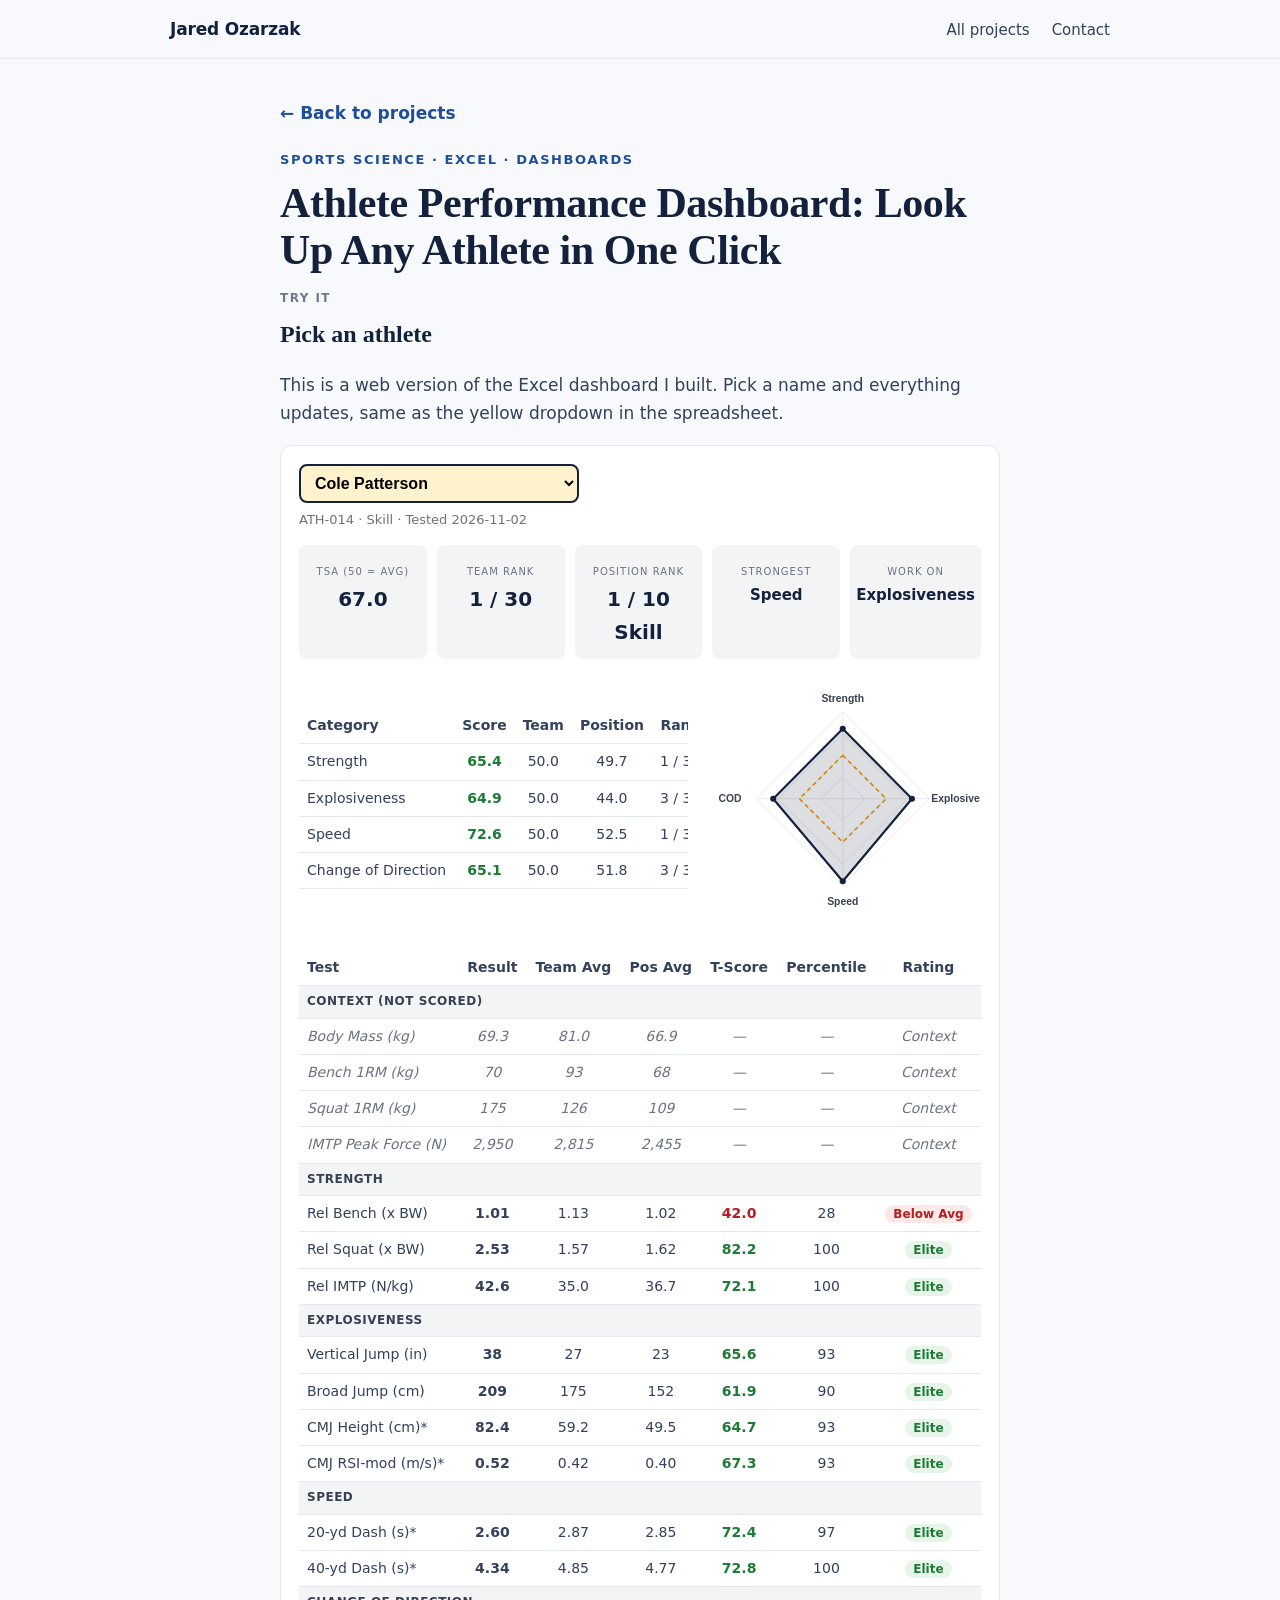
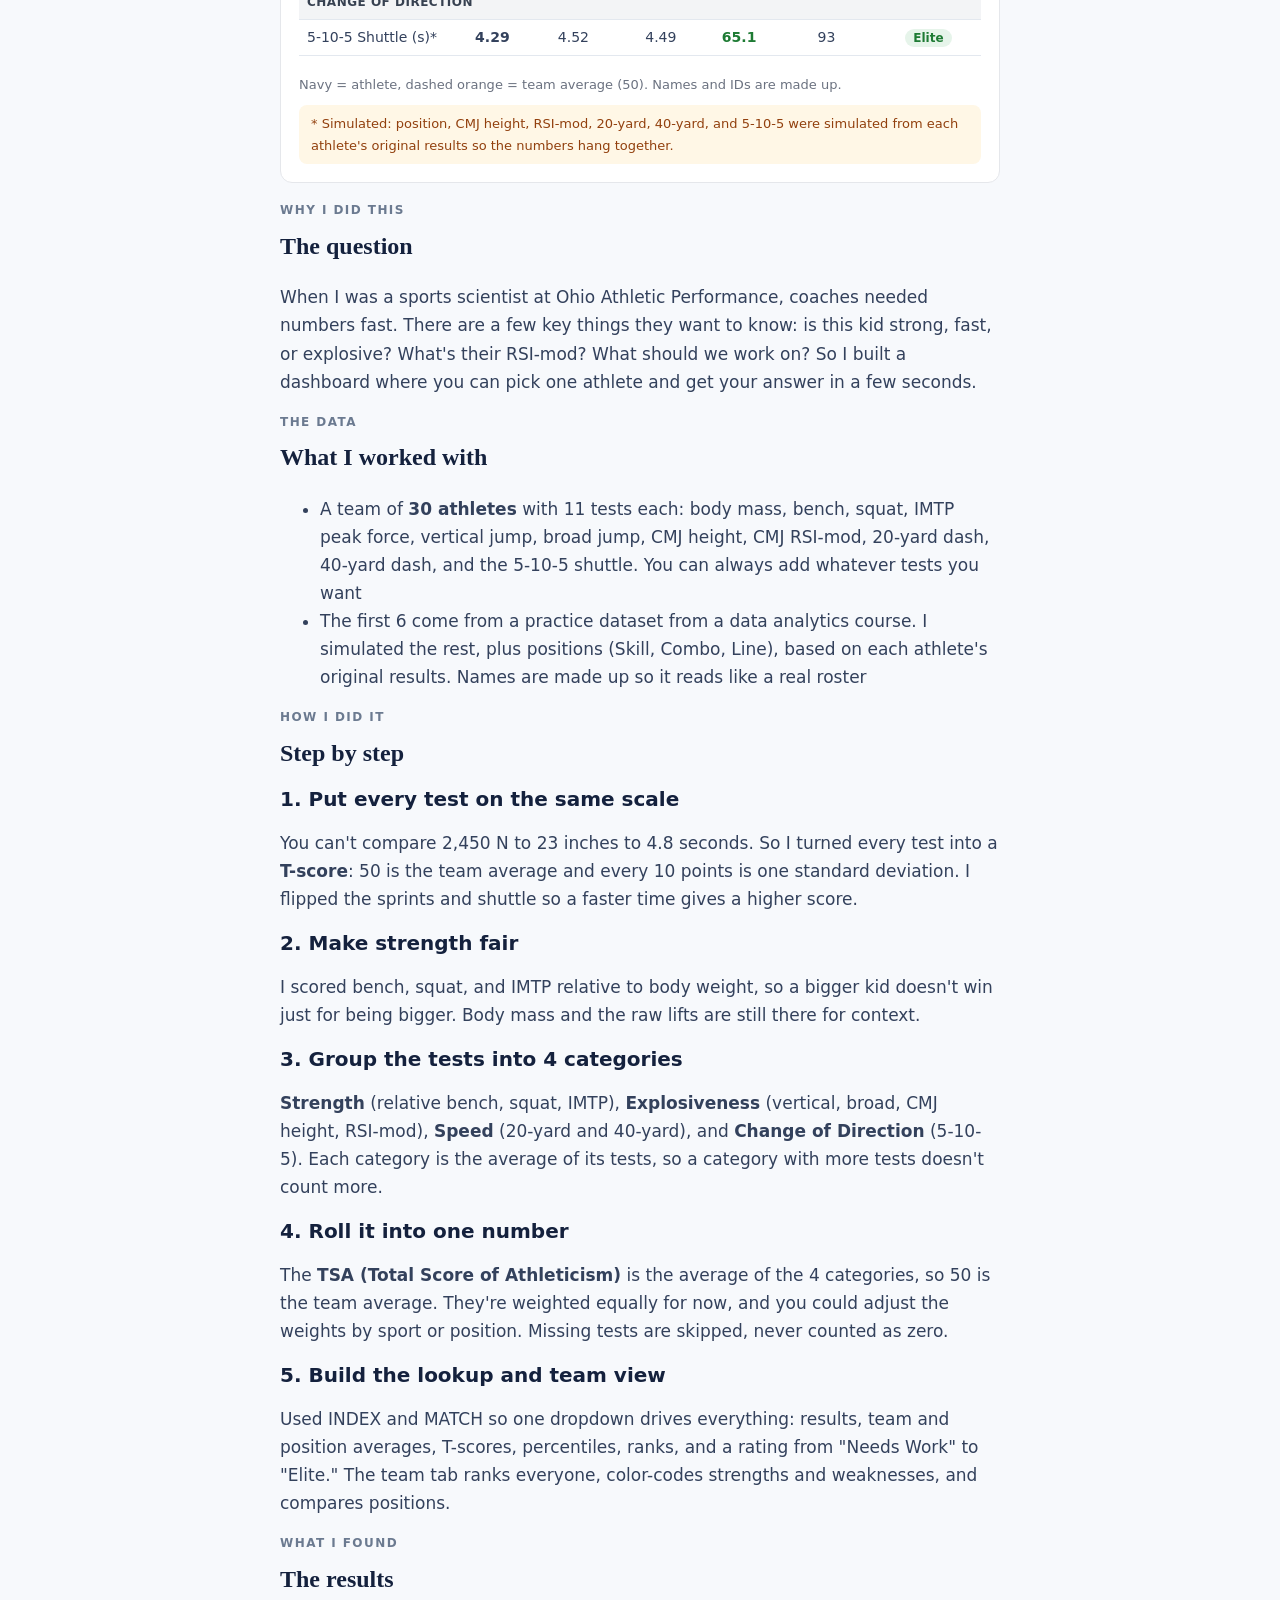
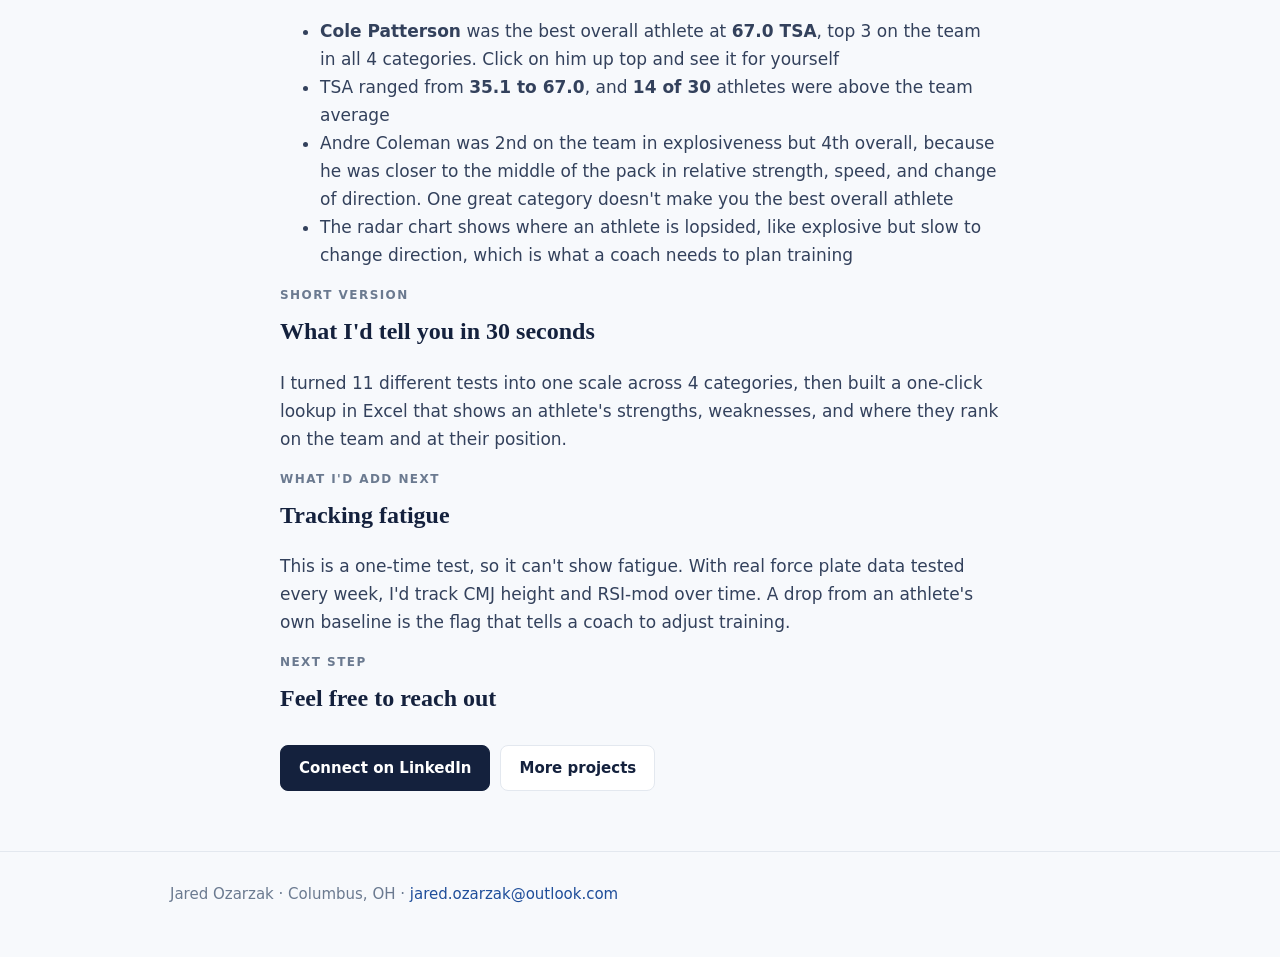
<file: athlete.html>
<!doctype html><html lang="en"><head><meta charset="utf-8"><meta name="viewport" content="width=device-width,initial-scale=1">
<title>Athlete Performance Dashboard | Jared Ozarzak</title><link rel="stylesheet" href="style.css">
<style>
.demo{border:1px solid #e5e7eb;border-radius:12px;padding:18px;margin:18px 0;background:#fff}
.demo select{font-size:16px;padding:8px 10px;border:2px solid #14213d;border-radius:8px;background:#fff2cc;font-weight:700;width:100%;max-width:280px}
.meta{font-size:13px;color:#6b7280;margin:6px 0 0}
.kpis{display:grid;grid-template-columns:repeat(5,1fr);gap:10px;margin:14px 0}
.kpi{background:#f3f4f6;border-radius:8px;padding:10px 6px;text-align:center}
.kpi b{display:block;font-size:20px;color:#14213d}.kpi span{font-size:10px;letter-spacing:1px;color:#6b7280;text-transform:uppercase}
.dgrid{display:grid;grid-template-columns:1.4fr 1fr;gap:16px;align-items:center}
#radar{max-width:340px;margin:0 auto;display:block}
.demo table{width:100%;font-size:14px;border-collapse:collapse}.demo td,.demo th{padding:6px 8px;white-space:nowrap;text-align:center}.demo td:first-child,.demo th:first-child{text-align:left}
.twrap{overflow-x:auto}.sec td{background:#f3f4f6;font-weight:700;font-size:12px;letter-spacing:.5px;text-transform:uppercase;color:#374151}
.ctx td{color:#6b7280;font-style:italic}
.good{color:#1e7b34;font-weight:700}.bad{color:#b91c1c;font-weight:700}
.tag{font-size:12px;padding:2px 8px;border-radius:10px;background:#f3f4f6}.tag.good{background:#e6f4ea}.tag.bad{background:#fde8e8}
.sim{font-size:13px;color:#92400e;background:#fff7e6;border-radius:8px;padding:8px 12px;margin:10px 0 0}
@media(max-width:700px){.kpis{grid-template-columns:repeat(2,1fr)}.dgrid{grid-template-columns:1fr}}
</style></head><body>
<nav><div class="wrap"><a class="brand" href="index.html">Jared Ozarzak</a><span class="links"><a href="index.html#projects">All projects</a><a href="index.html#contact">Contact</a></span></div></nav>
<article>
<a class="back" href="index.html#projects">← Back to projects</a>
<div class="eyebrow" style="margin-top:22px">Sports Science · Excel · Dashboards</div>
<h1 style="font-size:clamp(30px,5vw,42px)">Athlete Performance Dashboard: Look Up Any Athlete in One Click</h1>

<span class="step">Try it</span>
<h2 style="margin-top:6px">Pick an athlete</h2>
<p>This is a web version of the Excel dashboard I built. Pick a name and everything updates, same as the yellow dropdown in the spreadsheet.</p>
<div class="demo">
<select id="pick" aria-label="Select athlete"></select>
<p class="meta" id="meta"></p>
<div class="kpis"><div class="kpi"><span>TSA (50 = avg)</span><b id="k1"></b></div><div class="kpi"><span>Team Rank</span><b id="k2"></b></div><div class="kpi"><span>Position Rank</span><b id="k3"></b></div><div class="kpi"><span>Strongest</span><b id="k4" style="font-size:15px"></b></div><div class="kpi"><span>Work On</span><b id="k5" style="font-size:15px"></b></div></div>
<div class="dgrid"><div class="twrap"><table><thead><tr><th>Category</th><th>Score</th><th>Team</th><th>Position</th><th>Rank</th></tr></thead><tbody id="cb"></tbody></table></div>
<svg id="radar" viewBox="0 0 320 290" role="img" aria-label="Category scores vs team average"></svg></div>
<div class="twrap" style="margin-top:14px"><table><thead><tr><th>Test</th><th>Result</th><th>Team Avg</th><th>Pos Avg</th><th>T-Score</th><th>Percentile</th><th>Rating</th></tr></thead><tbody id="tb"></tbody></table></div>
<p class="meta">Navy = athlete, dashed orange = team average (50). Names and IDs are made up.</p>
<p class="sim">* Simulated: position, CMJ height, RSI-mod, 20-yard, 40-yard, and 5-10-5 were simulated from each athlete's original results so the numbers hang together.</p>
</div>

<span class="step">Why I did this</span>
<h2 style="margin-top:6px">The question</h2>
<p>When I was a sports scientist at Ohio Athletic Performance, coaches needed numbers fast. There are a few key things they want to know: is this kid strong, fast, or explosive? What's their RSI-mod? What should we work on? So I built a dashboard where you can pick one athlete and get your answer in a few seconds.</p>

<span class="step">The data</span>
<h2 style="margin-top:6px">What I worked with</h2>
<ul>
<li>A team of <strong>30 athletes</strong> with 11 tests each: body mass, bench, squat, IMTP peak force, vertical jump, broad jump, CMJ height, CMJ RSI-mod, 20-yard dash, 40-yard dash, and the 5-10-5 shuttle. You can always add whatever tests you want</li>
<li>The first 6 come from a practice dataset from a data analytics course. I simulated the rest, plus positions (Skill, Combo, Line), based on each athlete's original results. Names are made up so it reads like a real roster</li>
</ul>

<span class="step">How I did it</span>
<h2 style="margin-top:6px">Step by step</h2>
<h3>1. Put every test on the same scale</h3>
<p>You can't compare 2,450 N to 23 inches to 4.8 seconds. So I turned every test into a <strong>T-score</strong>: 50 is the team average and every 10 points is one standard deviation. I flipped the sprints and shuttle so a faster time gives a higher score.</p>
<h3>2. Make strength fair</h3>
<p>I scored bench, squat, and IMTP relative to body weight, so a bigger kid doesn't win just for being bigger. Body mass and the raw lifts are still there for context.</p>
<h3>3. Group the tests into 4 categories</h3>
<p><strong>Strength</strong> (relative bench, squat, IMTP), <strong>Explosiveness</strong> (vertical, broad, CMJ height, RSI-mod), <strong>Speed</strong> (20-yard and 40-yard), and <strong>Change of Direction</strong> (5-10-5). Each category is the average of its tests, so a category with more tests doesn't count more.</p>
<h3>4. Roll it into one number</h3>
<p>The <strong>TSA (Total Score of Athleticism)</strong> is the average of the 4 categories, so 50 is the team average. They're weighted equally for now, and you could adjust the weights by sport or position. Missing tests are skipped, never counted as zero.</p>
<h3>5. Build the lookup and team view</h3>
<p>Used INDEX and MATCH so one dropdown drives everything: results, team and position averages, T-scores, percentiles, ranks, and a rating from "Needs Work" to "Elite." The team tab ranks everyone, color-codes strengths and weaknesses, and compares positions.</p>

<span class="step">What I found</span>
<h2 style="margin-top:6px">The results</h2>
<ul>
<li><strong>Cole Patterson</strong> was the best overall athlete at <strong>67.0 TSA</strong>, top 3 on the team in all 4 categories. Click on him up top and see it for yourself</li>
<li>TSA ranged from <strong>35.1 to 67.0</strong>, and <strong>14 of 30</strong> athletes were above the team average</li>
<li>Andre Coleman was 2nd on the team in explosiveness but 4th overall, because he was closer to the middle of the pack in relative strength, speed, and change of direction. One great category doesn't make you the best overall athlete</li>
<li>The radar chart shows where an athlete is lopsided, like explosive but slow to change direction, which is what a coach needs to plan training</li>
</ul>

<span class="step">Short version</span>
<h2 style="margin-top:6px">What I'd tell you in 30 seconds</h2>
<p>I turned 11 different tests into one scale across 4 categories, then built a one-click lookup in Excel that shows an athlete's strengths, weaknesses, and where they rank on the team and at their position.</p>

<span class="step">What I'd add next</span>
<h2 style="margin-top:6px">Tracking fatigue</h2>
<p>This is a one-time test, so it can't show fatigue. With real force plate data tested every week, I'd track CMJ height and RSI-mod over time. A drop from an athlete's own baseline is the flag that tells a coach to adjust training.</p>

<span class="step">Next step</span>
<h2 style="margin-top:6px">Feel free to reach out</h2>
<div class="btns"><a class="btn primary" href="https://www.linkedin.com/in/jared-ozarzak">Connect on LinkedIn</a><a class="btn" href="index.html#projects">More projects</a></div>
</article>
<footer><div class="wrap">Jared Ozarzak · Columbus, OH · <a href="mailto:jared.ozarzak@outlook.com">jared.ozarzak@outlook.com</a></div></footer>
<script>
const R=[["ATH-001","Marcus Bell","Combo",72.4,70,105,2450,23,177,51.6,0.39,2.84,4.78,4.48],["ATH-002","Tyler Grant","Combo",86.7,85,177.5,2850,23,170,49.8,0.4,2.75,4.65,4.38],["ATH-003","Devin Brooks","Skill",68.9,75,100,2800,29,158,63.6,0.4,2.81,4.75,4.52],["ATH-004","Jalen Carter","Combo",74.1,80,145,3100,36,186,78.7,0.47,2.75,4.65,4.58],["ATH-005","Ethan Moore","Line",95.6,110,172.5,3250,22,200,49.0,0.42,2.99,5.03,4.63],["ATH-006","Noah Ramirez","Line",91.3,110,115,2550,16,161,36.5,0.3,3.1,5.31,4.78],["ATH-007","Isaiah Ward","Combo",88.5,110,150,3050,32,194,68.7,0.42,2.8,4.64,4.14],["ATH-008","Caleb Foster","Combo",79.8,87.5,125,2650,25,159,56.3,0.37,2.9,4.92,4.39],["ATH-009","Logan Hayes","Skill",61.2,60,95,2300,20,123,45.3,0.4,2.93,4.87,4.54],["ATH-010","Owen Mitchell","Skill",65.5,65,100,2400,17,151,35.9,0.33,2.87,4.82,4.54],["ATH-011","Andre Coleman","Line",102.4,137.5,150,3550,39,229,89.9,0.46,2.76,4.75,4.45],["ATH-012","Darius King","Combo",84.9,95,175,3350,38,226,84.0,0.52,2.59,4.41,4.46],["ATH-013","Mason Reed","Line",90.1,115,115,2750,26,157,55.7,0.45,3.06,5.21,4.55],["ATH-014","Cole Patterson","Skill",69.3,70,175,2950,38,209,82.4,0.52,2.6,4.34,4.29],["ATH-015","Trey Simmons","Skill",63.8,67.5,105,2350,25,151,53.4,0.38,2.88,4.93,4.57],["ATH-016","Jordan Price","Line",97.5,127.5,155,3400,28,203,61.0,0.46,2.89,4.99,4.51],["ATH-017","Brandon Ellis","Combo",76.6,72.5,120,2550,28,186,59.0,0.4,2.79,4.68,4.23],["ATH-018","Gavin Torres","Skill",67.4,70,100,2250,16,132,35.5,0.36,2.94,4.96,null],["ATH-019","Xavier Hunt","Line",99.2,135,120,2850,31,186,65.7,0.48,3.07,5.29,4.76],["ATH-020","Ryan Sullivan","Skill",71.7,67.5,130,2500,26,170,60.7,0.4,2.79,4.72,4.41],["ATH-021","Malik Jenkins","Combo",82.6,92.5,127.5,3150,29,191,61.1,0.43,2.92,4.92,4.5],["ATH-022","Chase Porter","Skill",70.9,75,95,2350,16,143,30.2,0.38,2.94,4.94,4.62],["ATH-023","Elijah Bryant","Line",94.8,135,100,3000,35,166,76.4,0.54,2.97,5.04,4.58],["ATH-024","Hunter Cole","Line",89.6,112.5,127.5,3200,29,185,62.5,0.42,2.86,4.87,4.73],["ATH-025","Jaylen Wright","Skill",66.2,70,100,2450,20,139,41.3,0.41,2.8,4.6,4.45],["ATH-026","Cameron Diaz","Combo",73.5,72.5,100,2350,22,143,50.8,0.34,2.95,5.09,4.62],["ATH-027","Dylan Murphy","Line",92.7,117.5,120,3100,33,187,68.7,0.5,2.91,4.99,4.81],["ATH-028","Aiden Russell","Combo",87.3,100,150,3300,34,227,74.4,0.44,2.78,4.77,4.53],["ATH-029","Kobe Henderson","Line",101.6,140,145,3450,35,196,80.5,0.45,2.83,4.85,4.52],["ATH-030","Luke Barnes","Skill",64.5,60,90,2200,21,147,46.4,0.41,2.93,4.8,4.48]];
// columns: 0 id,1 name,2 pos,3 mass,4 bench,5 squat,6 imtp,7 vert,8 broad,9 cmj,10 rsi,11 t20,12 t40,13 t5105
const A=R.map(r=>({id:r[0],n:r[1],p:r[2],raw:r.slice(3),rel:[r[4]/r[3],r[5]/r[3],r[6]/r[3]]}));
// scored tests: [label, getter, decimals, flip, cat]
const S=[["Rel Bench (x BW)",a=>a.rel[0],2,0,0],["Rel Squat (x BW)",a=>a.rel[1],2,0,0],["Rel IMTP (N/kg)",a=>a.rel[2],1,0,0],
["Vertical Jump (in)",a=>a.raw[4],0,0,1],["Broad Jump (cm)",a=>a.raw[5],0,0,1],["CMJ Height (cm)*",a=>a.raw[6],1,0,1],["CMJ RSI-mod (m/s)*",a=>a.raw[7],2,0,1],
["20-yd Dash (s)*",a=>a.raw[8],2,1,2],["40-yd Dash (s)*",a=>a.raw[9],2,1,2],["5-10-5 Shuttle (s)*",a=>a.raw[10],2,1,3]];
const CTX=[["Body Mass (kg)",0,1],["Bench 1RM (kg)",1,0],["Squat 1RM (kg)",2,0],["IMTP Peak Force (N)",3,0]];
const C=["Strength","Explosiveness","Speed","Change of Direction"],NEED=[2,2,1,1];
const ok=v=>v!==null&&v!==undefined&&!isNaN(v);
const mean=x=>x.reduce((s,v)=>s+v,0)/x.length, sd=x=>{const m=mean(x);return Math.sqrt(x.reduce((s,v)=>s+(v-m)**2,0)/(x.length-1))};
const r1=v=>Math.round(v*10)/10;
S.forEach((t,j)=>{const vals=A.map(t[1]).filter(ok),m=mean(vals),s=sd(vals);A.forEach(a=>{const v=t[1](a);a.T=a.T||[];a.T[j]=ok(v)?r1(50+10*(t[3]?-1:1)*(v-m)/s):null})});
A.forEach(a=>{a.c=C.map((_,k)=>{const v=a.T.filter((x,j)=>S[j][4]==k&&x!==null);return v.length>=NEED[k]?r1(mean(v)):null});const c=a.c.filter(x=>x!==null);a.tsa=c.length>=3?r1(mean(c)):null});
const rankIn=(arr,v)=>1+arr.filter(x=>x!==null&&x>v).length;
const pct=(arr,v)=>{const x=arr.filter(ok);return Math.round(x.filter(y=>y<v).length/(x.length-1)*100)};
const fmt=(v,d)=>!ok(v)?"—":(d==0&&v>=1000?Math.round(v).toLocaleString():v.toFixed(d));
const avg=(f,list)=>{const v=list.map(f).filter(ok);return v.length?mean(v):null};
const rate=t=>t>=60?"Elite":t>=55?"Above Avg":t>45?"Average":t>40?"Below Avg":"Needs Work";
const cls=t=>t>=55?"good":t<=45?"bad":"";
const sel=document.getElementById('pick');
[...A].sort((a,b)=>a.n.localeCompare(b.n)).forEach(a=>{const o=document.createElement('option');o.textContent=a.n;sel.appendChild(o)});
function radar(c){const cx=160,cy=145,R=100,n=4,ang=i=>-Math.PI/2+i*2*Math.PI/n,pt=(v,i)=>{const r=R*(Math.max(25,Math.min(75,v))-25)/50;return[cx+r*Math.cos(ang(i)),cy+r*Math.sin(ang(i))]};
 let s='';[37.5,50,62.5,75].forEach(v=>{s+='<polygon fill="none" stroke="#e5e7eb" points="'+[0,1,2,3].map(i=>pt(v,i).join(',')).join(' ')+'"/>'});
 const lab=["Strength","Explosive","Speed","COD"],off=[[0,-12],[30,4],[0,22],[-30,4]];
 for(let i=0;i<n;i++){const[x,y]=pt(75,i);s+='<line x1="'+cx+'" y1="'+cy+'" x2="'+x+'" y2="'+y+'" stroke="#e5e7eb"/><text x="'+(x+off[i][0])+'" y="'+(y+off[i][1])+'" text-anchor="middle" font-size="12" font-weight="700" fill="#374151" font-family="Arial">'+lab[i]+'</text>'}
 s+='<polygon fill="none" stroke="#f59e0b" stroke-width="2" stroke-dasharray="5 4" points="'+[0,1,2,3].map(i=>pt(50,i).join(',')).join(' ')+'"/>';
 const cc=c.map(v=>v===null?50:v);
 s+='<polygon fill="#14213d" fill-opacity=".15" stroke="#14213d" stroke-width="2.5" points="'+cc.map((v,i)=>pt(v,i).join(',')).join(' ')+'"/>';
 cc.forEach((v,i)=>{const[x,y]=pt(v,i);s+='<circle cx="'+x+'" cy="'+y+'" r="3.5" fill="#14213d"/>'});
 document.getElementById('radar').innerHTML=s}
function show(){const a=A.find(x=>x.n==sel.value),pos=A.filter(x=>x.p==a.p),all=A.map(x=>x.tsa);
 document.getElementById('meta').textContent=a.id+' · '+a.p+' · Tested 2026-11-02';
 document.getElementById('k1').textContent=fmt(a.tsa,1);
 document.getElementById('k2').textContent=a.tsa===null?'n/a':rankIn(all,a.tsa)+' / '+A.length;
 document.getElementById('k3').textContent=a.tsa===null?'n/a':rankIn(pos.map(x=>x.tsa),a.tsa)+' / '+pos.length+' '+a.p;
 const cv=a.c.map((v,k)=>v===null?null:[v,k]).filter(x=>x);cv.sort((x,y)=>y[0]-x[0]);
 document.getElementById('k4').textContent=C[cv[0][1]];document.getElementById('k5').textContent=C[cv[cv.length-1][1]];
 document.getElementById('cb').innerHTML=C.map((c,k)=>{const v=a.c[k];return '<tr><td>'+c+'</td><td class="'+(v===null?'':cls(v))+'">'+fmt(v,1)+'</td><td>'+fmt(avg(x=>x.c[k],A),1)+'</td><td>'+fmt(avg(x=>x.c[k],pos),1)+'</td><td>'+(v===null?'n/a':rankIn(A.map(x=>x.c[k]),v)+' / '+A.length)+'</td></tr>'}).join('');
 let h='<tr class="sec"><td colspan="7">Context (not scored)</td></tr>'+CTX.map(t=>'<tr class="ctx"><td>'+t[0]+'</td><td>'+fmt(a.raw[t[1]],t[2])+'</td><td>'+fmt(avg(x=>x.raw[t[1]],A),t[2])+'</td><td>'+fmt(avg(x=>x.raw[t[1]],pos),t[2])+'</td><td>—</td><td>—</td><td>Context</td></tr>').join('');
 let last=-1;S.forEach((t,j)=>{if(t[4]!=last){last=t[4];h+='<tr class="sec"><td colspan="7">'+C[t[4]]+'</td></tr>'}const T=a.T[j],c=T===null?'':cls(T);
  h+='<tr><td>'+t[0]+'</td><td><b>'+fmt(t[1](a),t[2])+'</b></td><td>'+fmt(avg(t[1],A),t[2])+'</td><td>'+fmt(avg(t[1],pos),t[2])+'</td><td class="'+c+'">'+fmt(T,1)+'</td><td>'+(T===null?'—':pct(A.map(x=>x.T[j]),T))+'</td><td>'+(T===null?'Missing':'<span class="tag '+c+'">'+rate(T)+'</span>')+'</td></tr>'});
 document.getElementById('tb').innerHTML=h;radar(a.c)}
sel.value='Cole Patterson';sel.onchange=show;show();
</script>
</body></html>
</file>
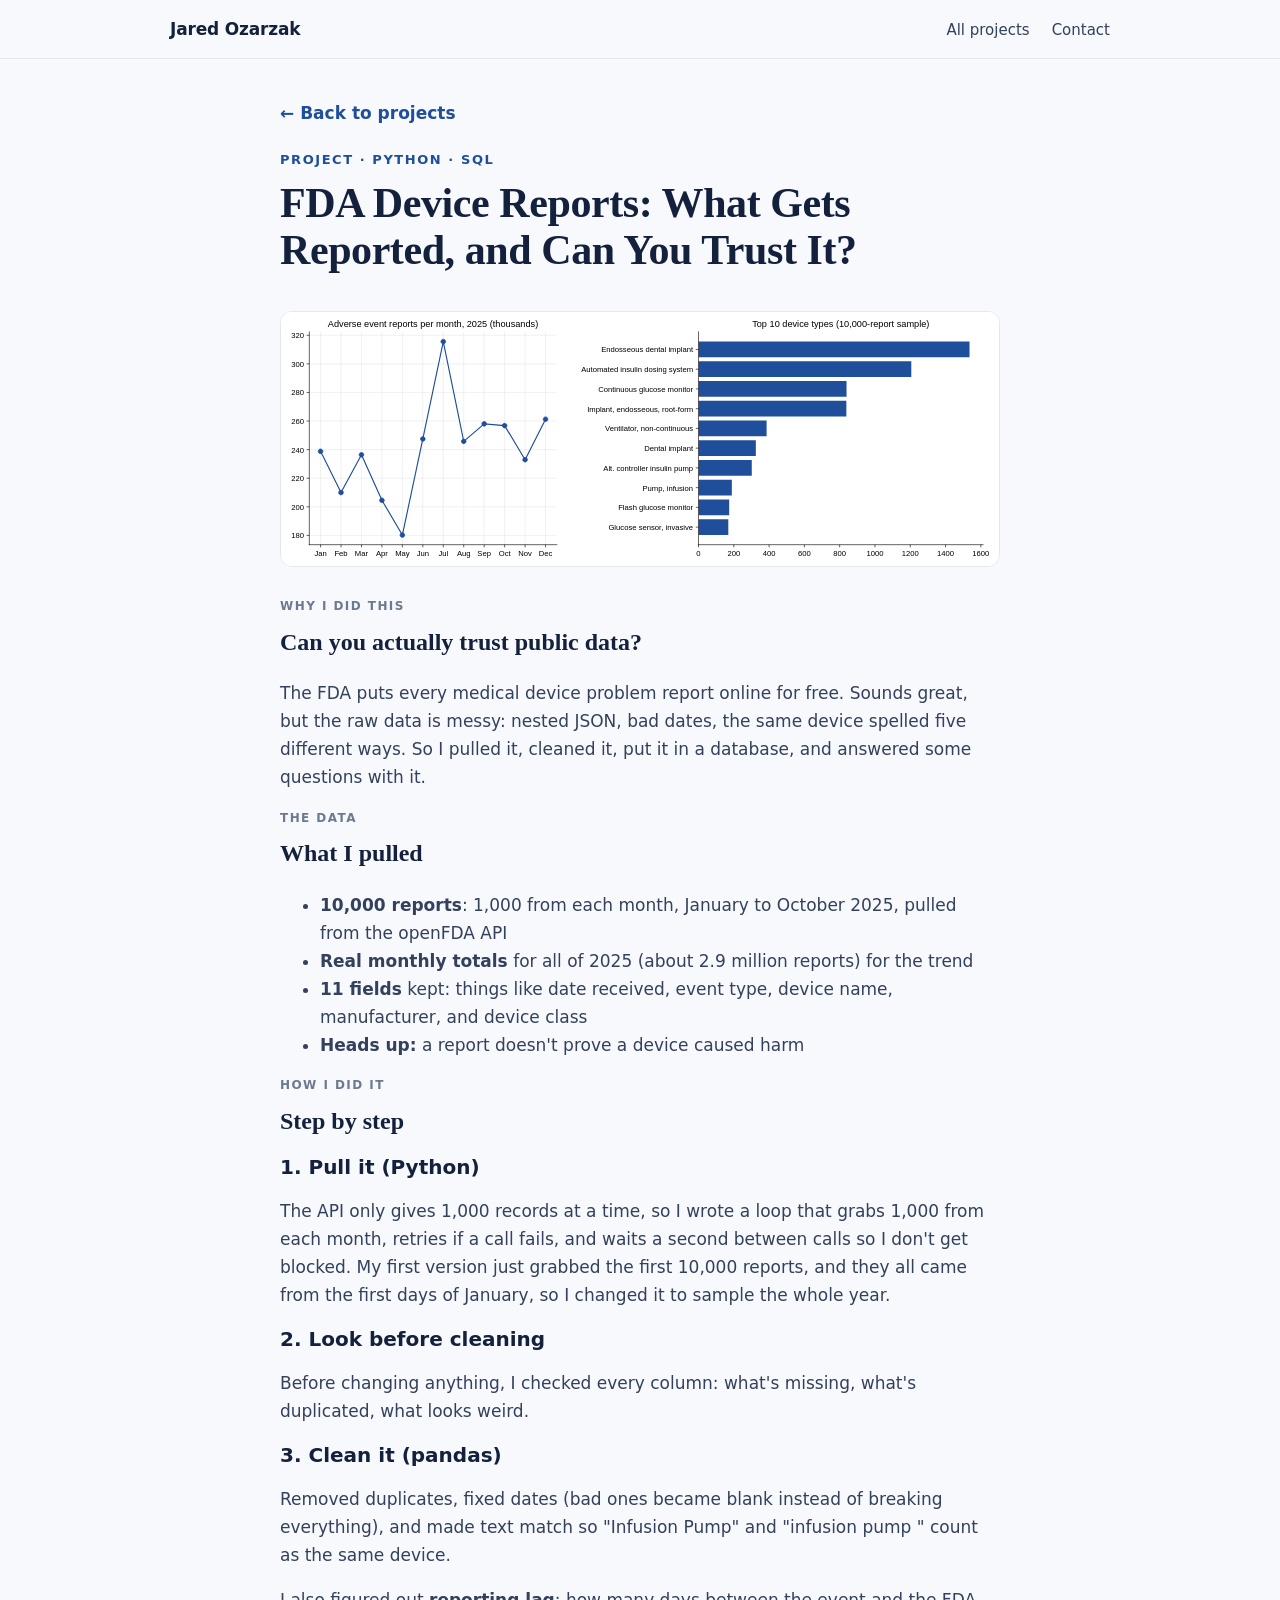
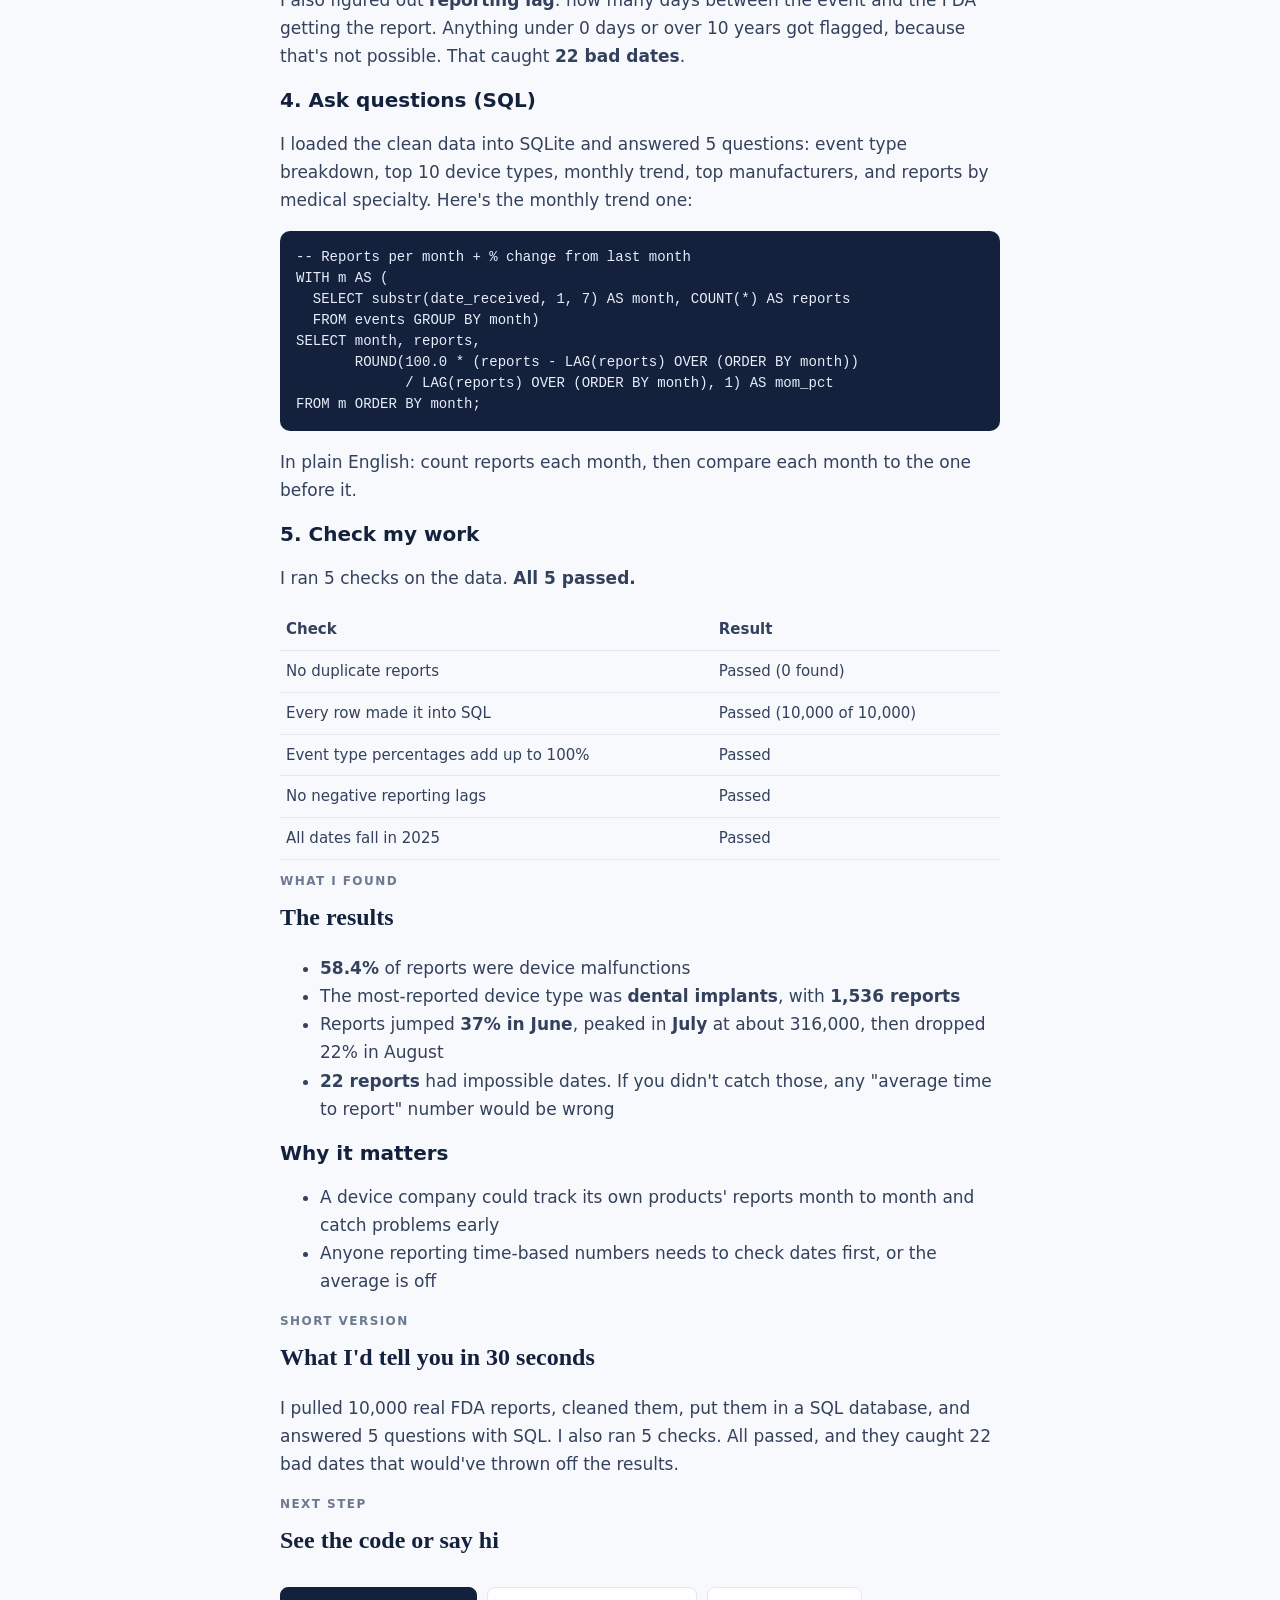
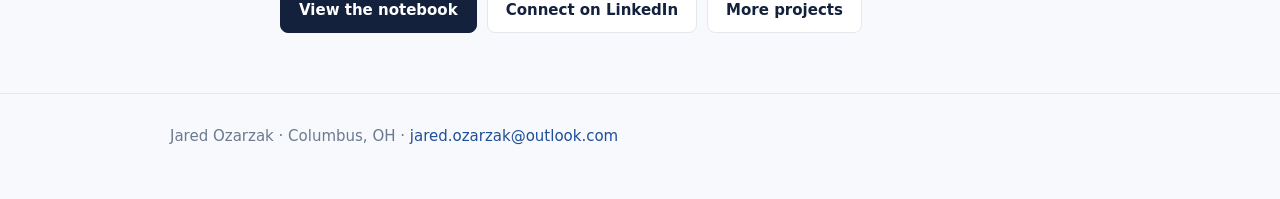
<file: fda.html>
<!doctype html><html lang="en"><head><meta charset="utf-8"><meta name="viewport" content="width=device-width,initial-scale=1">
<title>FDA Device Reports Case Study | Jared Ozarzak</title><link rel="stylesheet" href="style.css"></head><body>
<nav><div class="wrap"><a class="brand" href="index.html">Jared Ozarzak</a><span class="links"><a href="index.html#projects">All projects</a><a href="index.html#contact">Contact</a></span></div></nav>
<article>
<a class="back" href="index.html#projects">← Back to projects</a>
<div class="eyebrow" style="margin-top:22px">Project · Python · SQL</div>
<h1 style="font-size:clamp(30px,5vw,42px)">FDA Device Reports: What Gets Reported, and Can You Trust It?</h1>

<img class="hero-img" src="dashboard.svg" alt="Monthly adverse event reports and top 10 device types by report volume" onerror="this.style.display='none'">

<span class="step">Why I did this</span>
<h2 style="margin-top:6px">Can you actually trust public data?</h2>
<p>The FDA puts every medical device problem report online for free. Sounds great, but the raw data is messy: nested JSON, bad dates, the same device spelled five different ways. So I pulled it, cleaned it, put it in a database, and answered some questions with it.</p>

<span class="step">The data</span>
<h2 style="margin-top:6px">What I pulled</h2>
<ul>
<li><strong>10,000 reports</strong>: 1,000 from each month, January to October 2025, pulled from the openFDA API</li>
<li><strong>Real monthly totals</strong> for all of 2025 (about 2.9 million reports) for the trend</li>
<li><strong>11 fields</strong> kept: things like date received, event type, device name, manufacturer, and device class</li>
<li><strong>Heads up:</strong> a report doesn't prove a device caused harm</li>
</ul>

<span class="step">How I did it</span>
<h2 style="margin-top:6px">Step by step</h2>
<h3>1. Pull it (Python)</h3>
<p>The API only gives 1,000 records at a time, so I wrote a loop that grabs 1,000 from each month, retries if a call fails, and waits a second between calls so I don't get blocked. My first version just grabbed the first 10,000 reports, and they all came from the first days of January, so I changed it to sample the whole year.</p>
<h3>2. Look before cleaning</h3>
<p>Before changing anything, I checked every column: what's missing, what's duplicated, what looks weird.</p>
<h3>3. Clean it (pandas)</h3>
<p>Removed duplicates, fixed dates (bad ones became blank instead of breaking everything), and made text match so "Infusion Pump" and "infusion pump " count as the same device.</p>
<p>I also figured out <strong>reporting lag</strong>: how many days between the event and the FDA getting the report. Anything under 0 days or over 10 years got flagged, because that's not possible. That caught <strong>22 bad dates</strong>.</p>
<h3>4. Ask questions (SQL)</h3>
<p>I loaded the clean data into SQLite and answered 5 questions: event type breakdown, top 10 device types, monthly trend, top manufacturers, and reports by medical specialty. Here's the monthly trend one:</p>
<pre>-- Reports per month + % change from last month
WITH m AS (
  SELECT substr(date_received, 1, 7) AS month, COUNT(*) AS reports
  FROM events GROUP BY month)
SELECT month, reports,
       ROUND(100.0 * (reports - LAG(reports) OVER (ORDER BY month))
             / LAG(reports) OVER (ORDER BY month), 1) AS mom_pct
FROM m ORDER BY month;</pre>
<p>In plain English: count reports each month, then compare each month to the one before it.</p>
<h3>5. Check my work</h3>
<p>I ran 5 checks on the data. <strong>All 5 passed.</strong></p>
<table><tr><th>Check</th><th>Result</th></tr>
<tr><td>No duplicate reports</td><td>Passed (0 found)</td></tr>
<tr><td>Every row made it into SQL</td><td>Passed (10,000 of 10,000)</td></tr>
<tr><td>Event type percentages add up to 100%</td><td>Passed</td></tr>
<tr><td>No negative reporting lags</td><td>Passed</td></tr>
<tr><td>All dates fall in 2025</td><td>Passed</td></tr></table>

<span class="step">What I found</span>
<h2 style="margin-top:6px">The results</h2>
<ul>
<li><strong>58.4%</strong> of reports were device malfunctions</li>
<li>The most-reported device type was <strong>dental implants</strong>, with <strong>1,536 reports</strong></li>
<li>Reports jumped <strong>37% in June</strong>, peaked in <strong>July</strong> at about 316,000, then dropped 22% in August</li>
<li><strong>22 reports</strong> had impossible dates. If you didn't catch those, any "average time to report" number would be wrong</li>
</ul>
<h3>Why it matters</h3>
<ul>
<li>A device company could track its own products' reports month to month and catch problems early</li>
<li>Anyone reporting time-based numbers needs to check dates first, or the average is off</li>
</ul>

<span class="step">Short version</span>
<h2 style="margin-top:6px">What I'd tell you in 30 seconds</h2>
<p>I pulled 10,000 real FDA reports, cleaned them, put them in a SQL database, and answered 5 questions with SQL. I also ran 5 checks. All passed, and they caught 22 bad dates that would've thrown off the results.</p>

<span class="step">Next step</span>
<h2 style="margin-top:6px">See the code or say hi</h2>
<div class="btns"><a class="btn primary" href="https://github.com/JaredOzarzak/JaredOzarzak.github.io/blob/main/Medical_Device_Adverse_Events_openFDA.ipynb">View the notebook</a><a class="btn" href="https://www.linkedin.com/in/jared-ozarzak">Connect on LinkedIn</a><a class="btn" href="index.html#projects">More projects</a></div>
</article>
<footer><div class="wrap">Jared Ozarzak · Columbus, OH · <a href="mailto:jared.ozarzak@outlook.com">jared.ozarzak@outlook.com</a></div></footer>
</body></html>
</file>
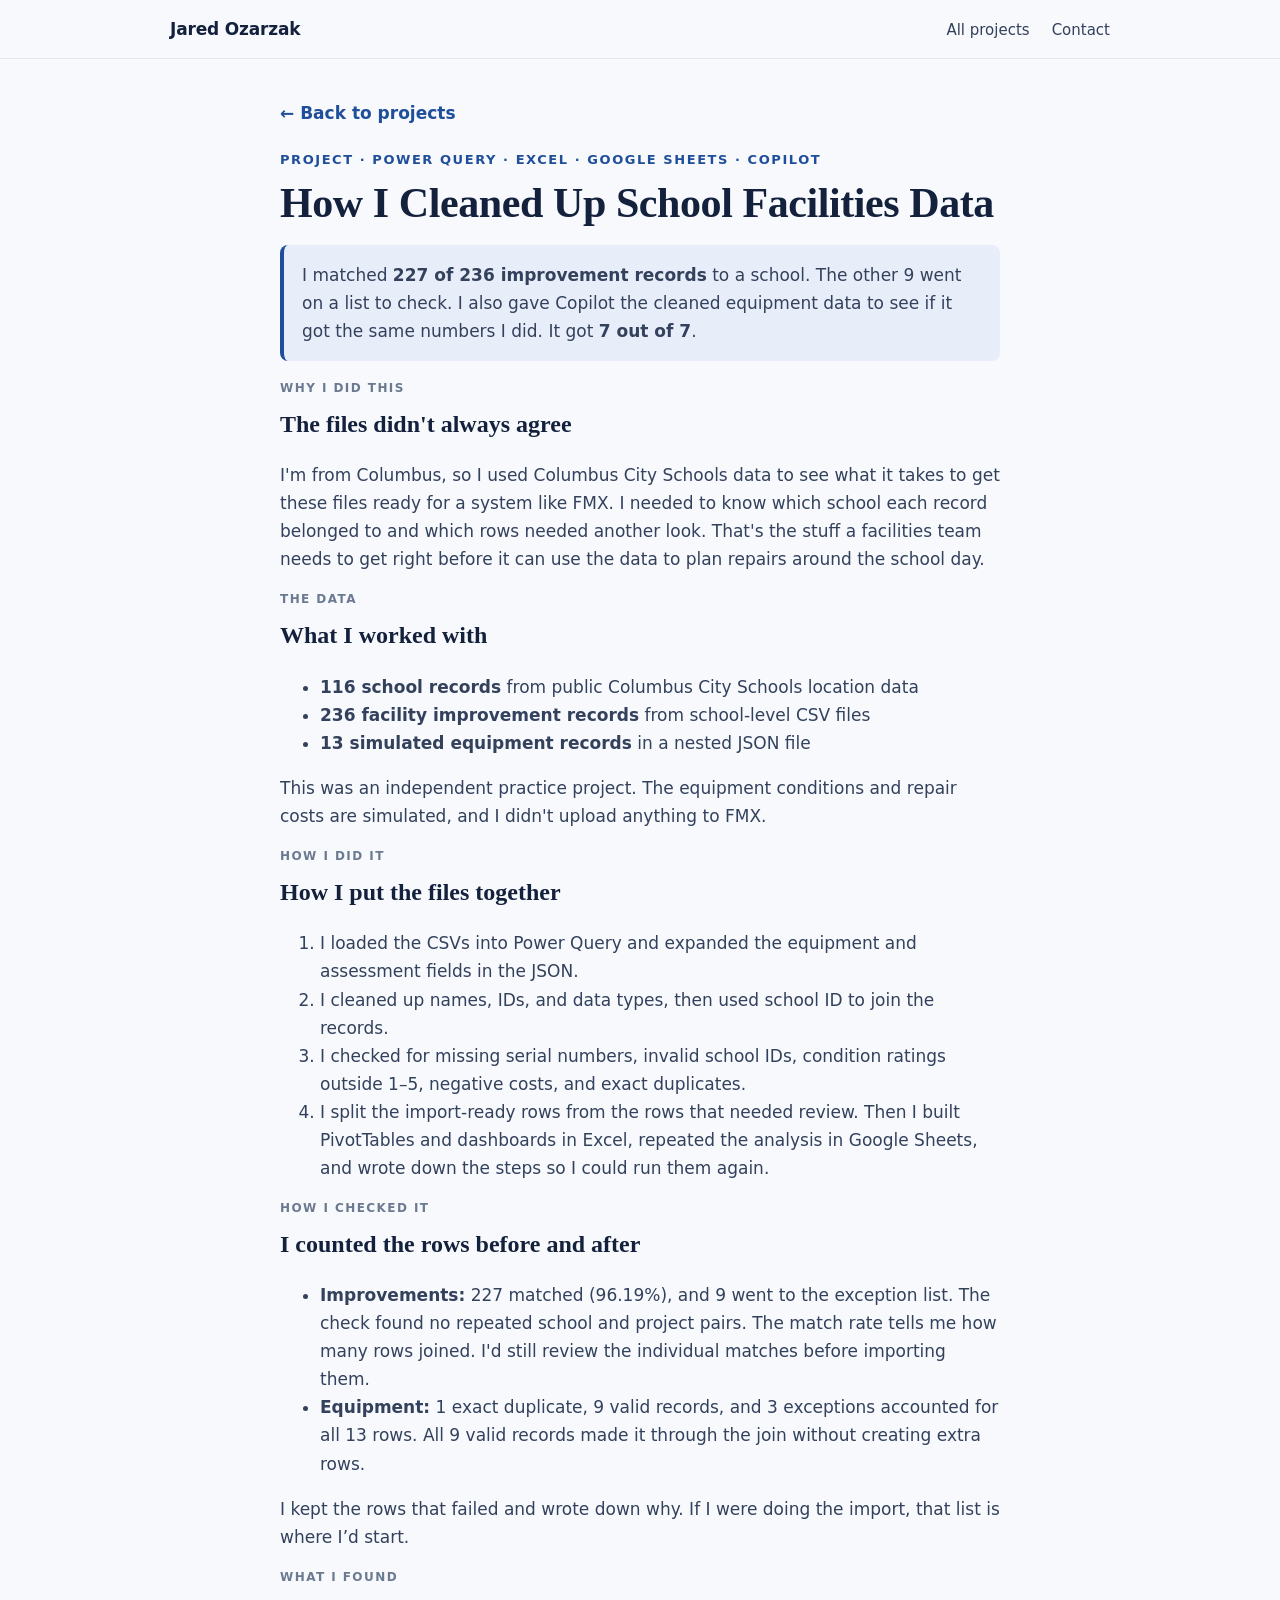
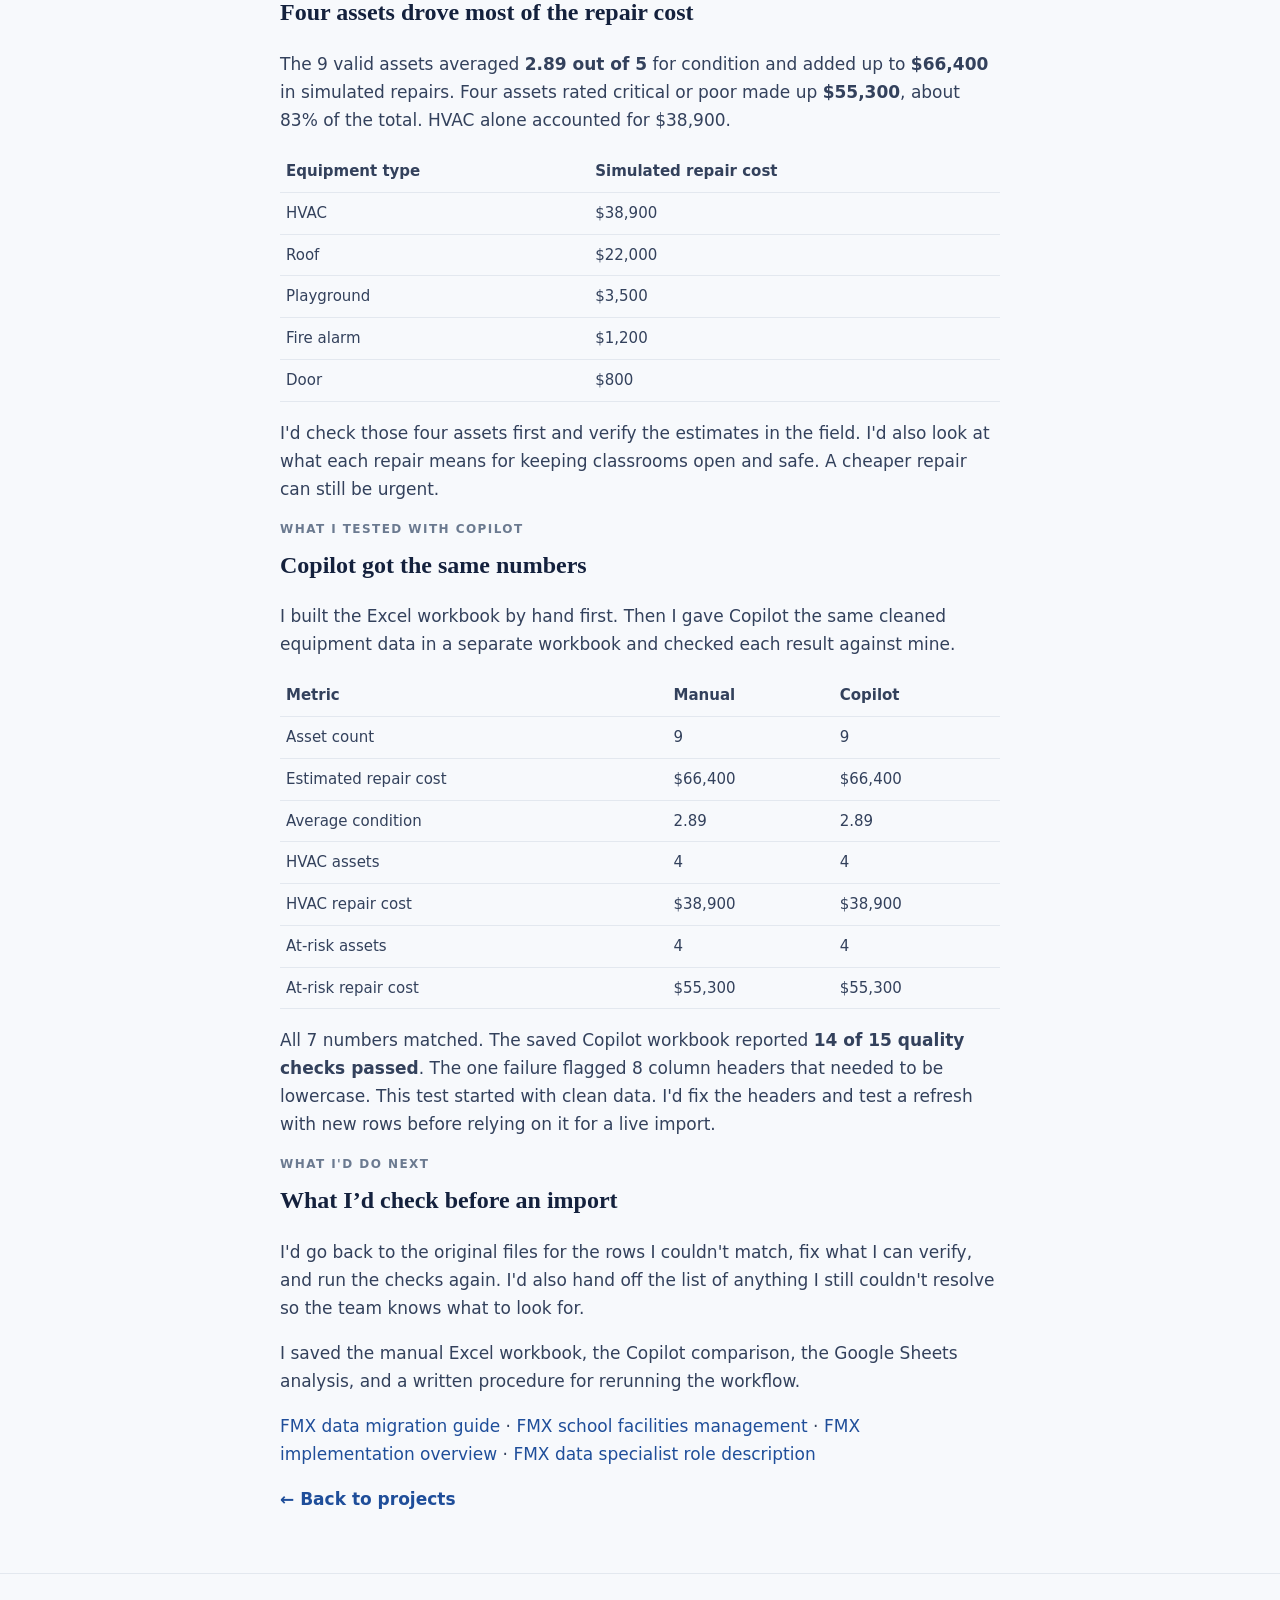
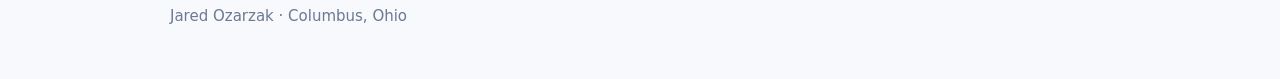
<file: fmx.html>
<!doctype html>
<html lang="en">
<head>
  <meta charset="utf-8">
  <meta name="viewport" content="width=device-width,initial-scale=1">
  <meta name="description" content="How Jared Ozarzak cleaned, checked, and joined school facilities data in Power Query, then tested the results in Excel, Google Sheets, and Copilot.">
  <title>How I Cleaned Up School Facilities Data | Jared Ozarzak</title>
  <link rel="stylesheet" href="style.css">
</head>
<body>
<nav><div class="wrap"><a class="brand" href="index.html">Jared Ozarzak</a><span class="links"><a href="index.html#projects">All projects</a><a href="index.html#contact">Contact</a></span></div></nav>
<article>
  <a class="back" href="index.html#projects">← Back to projects</a>
  <div class="eyebrow" style="margin-top:22px">Project · Power Query · Excel · Google Sheets · Copilot</div>
  <h1 style="font-size:clamp(30px,5vw,42px)">How I Cleaned Up School Facilities Data</h1>

  <div class="callout">I matched <strong>227 of 236 improvement records</strong> to a school. The other 9 went on a list to check. I also gave Copilot the cleaned equipment data to see if it got the same numbers I did. It got <strong>7 out of 7</strong>.</div>

  <span class="step">Why I did this</span>
  <h2 style="margin-top:6px">The files didn't always agree</h2>
  <p>I'm from Columbus, so I used Columbus City Schools data to see what it takes to get these files ready for a system like FMX. I needed to know which school each record belonged to and which rows needed another look. That's the stuff a facilities team needs to get right before it can use the data to plan repairs around the school day.</p>

  <span class="step">The data</span>
  <h2 style="margin-top:6px">What I worked with</h2>
  <ul>
    <li><strong>116 school records</strong> from public Columbus City Schools location data</li>
    <li><strong>236 facility improvement records</strong> from school-level CSV files</li>
    <li><strong>13 simulated equipment records</strong> in a nested JSON file</li>
  </ul>
  <p>This was an independent practice project. The equipment conditions and repair costs are simulated, and I didn't upload anything to FMX.</p>

  <span class="step" id="workflow">How I did it</span>
  <h2 style="margin-top:6px">How I put the files together</h2>
  <ol>
    <li>I loaded the CSVs into Power Query and expanded the equipment and assessment fields in the JSON.</li>
    <li>I cleaned up names, IDs, and data types, then used school ID to join the records.</li>
    <li>I checked for missing serial numbers, invalid school IDs, condition ratings outside 1–5, negative costs, and exact duplicates.</li>
    <li>I split the import-ready rows from the rows that needed review. Then I built PivotTables and dashboards in Excel, repeated the analysis in Google Sheets, and wrote down the steps so I could run them again.</li>
  </ol>

  <span class="step" id="quality">How I checked it</span>
  <h2 style="margin-top:6px">I counted the rows before and after</h2>
  <ul>
    <li><strong>Improvements:</strong> 227 matched (96.19%), and 9 went to the exception list. The check found no repeated school and project pairs. The match rate tells me how many rows joined. I'd still review the individual matches before importing them.</li>
    <li><strong>Equipment:</strong> 1 exact duplicate, 9 valid records, and 3 exceptions accounted for all 13 rows. All 9 valid records made it through the join without creating extra rows.</li>
  </ul>
  <p>I kept the rows that failed and wrote down why. If I were doing the import, that list is where I’d start.</p>

  <span class="step" id="insights">What I found</span>
  <h2 style="margin-top:6px">Four assets drove most of the repair cost</h2>
  <p>The 9 valid assets averaged <strong>2.89 out of 5</strong> for condition and added up to <strong>$66,400</strong> in simulated repairs. Four assets rated critical or poor made up <strong>$55,300</strong>, about 83% of the total. HVAC alone accounted for $38,900.</p>
  <table>
    <thead><tr><th scope="col">Equipment type</th><th scope="col">Simulated repair cost</th></tr></thead>
    <tbody>
      <tr><td>HVAC</td><td>$38,900</td></tr>
      <tr><td>Roof</td><td>$22,000</td></tr>
      <tr><td>Playground</td><td>$3,500</td></tr>
      <tr><td>Fire alarm</td><td>$1,200</td></tr>
      <tr><td>Door</td><td>$800</td></tr>
    </tbody>
  </table>
  <p>I'd check those four assets first and verify the estimates in the field. I'd also look at what each repair means for keeping classrooms open and safe. A cheaper repair can still be urgent.</p>

  <span class="step" id="automation">What I tested with Copilot</span>
  <h2 style="margin-top:6px">Copilot got the same numbers</h2>
  <p>I built the Excel workbook by hand first. Then I gave Copilot the same cleaned equipment data in a separate workbook and checked each result against mine.</p>
  <table>
    <thead><tr><th scope="col">Metric</th><th scope="col">Manual</th><th scope="col">Copilot</th></tr></thead>
    <tbody>
      <tr><td>Asset count</td><td>9</td><td>9</td></tr>
      <tr><td>Estimated repair cost</td><td>$66,400</td><td>$66,400</td></tr>
      <tr><td>Average condition</td><td>2.89</td><td>2.89</td></tr>
      <tr><td>HVAC assets</td><td>4</td><td>4</td></tr>
      <tr><td>HVAC repair cost</td><td>$38,900</td><td>$38,900</td></tr>
      <tr><td>At-risk assets</td><td>4</td><td>4</td></tr>
      <tr><td>At-risk repair cost</td><td>$55,300</td><td>$55,300</td></tr>
    </tbody>
  </table>
  <p>All 7 numbers matched. The saved Copilot workbook reported <strong>14 of 15 quality checks passed</strong>. The one failure flagged 8 column headers that needed to be lowercase. This test started with clean data. I'd fix the headers and test a refresh with new rows before relying on it for a live import.</p>

  <span class="step">What I'd do next</span>
  <h2 style="margin-top:6px">What I’d check before an import</h2>
  <p>I'd go back to the original files for the rows I couldn't match, fix what I can verify, and run the checks again. I'd also hand off the list of anything I still couldn't resolve so the team knows what to look for.</p>
  <p>I saved the manual Excel workbook, the Copilot comparison, the Google Sheets analysis, and a written procedure for rerunning the workflow.</p>
  <p><a href="https://help.gofmx.com/hc/en-us/articles/38962643742477-FMX-Data-Migration-Request-Form">FMX data migration guide</a> · <a href="https://www.gofmx.com/school-facilities-management-software/">FMX school facilities management</a> · <a href="https://help.gofmx.com/hc/en-us/articles/204688159-How-is-FMX-implemented-for-new-customers">FMX implementation overview</a> · <a href="https://remoteroles.so/jobs/facilities-management-express-professional-services-data-specialist-columbus-1f60512800a6efe6">FMX data specialist role description</a></p>

  <a class="back" href="index.html#projects">← Back to projects</a>
</article>
<footer><div class="wrap">Jared Ozarzak · Columbus, Ohio</div></footer>
</body>
</html>
</file>
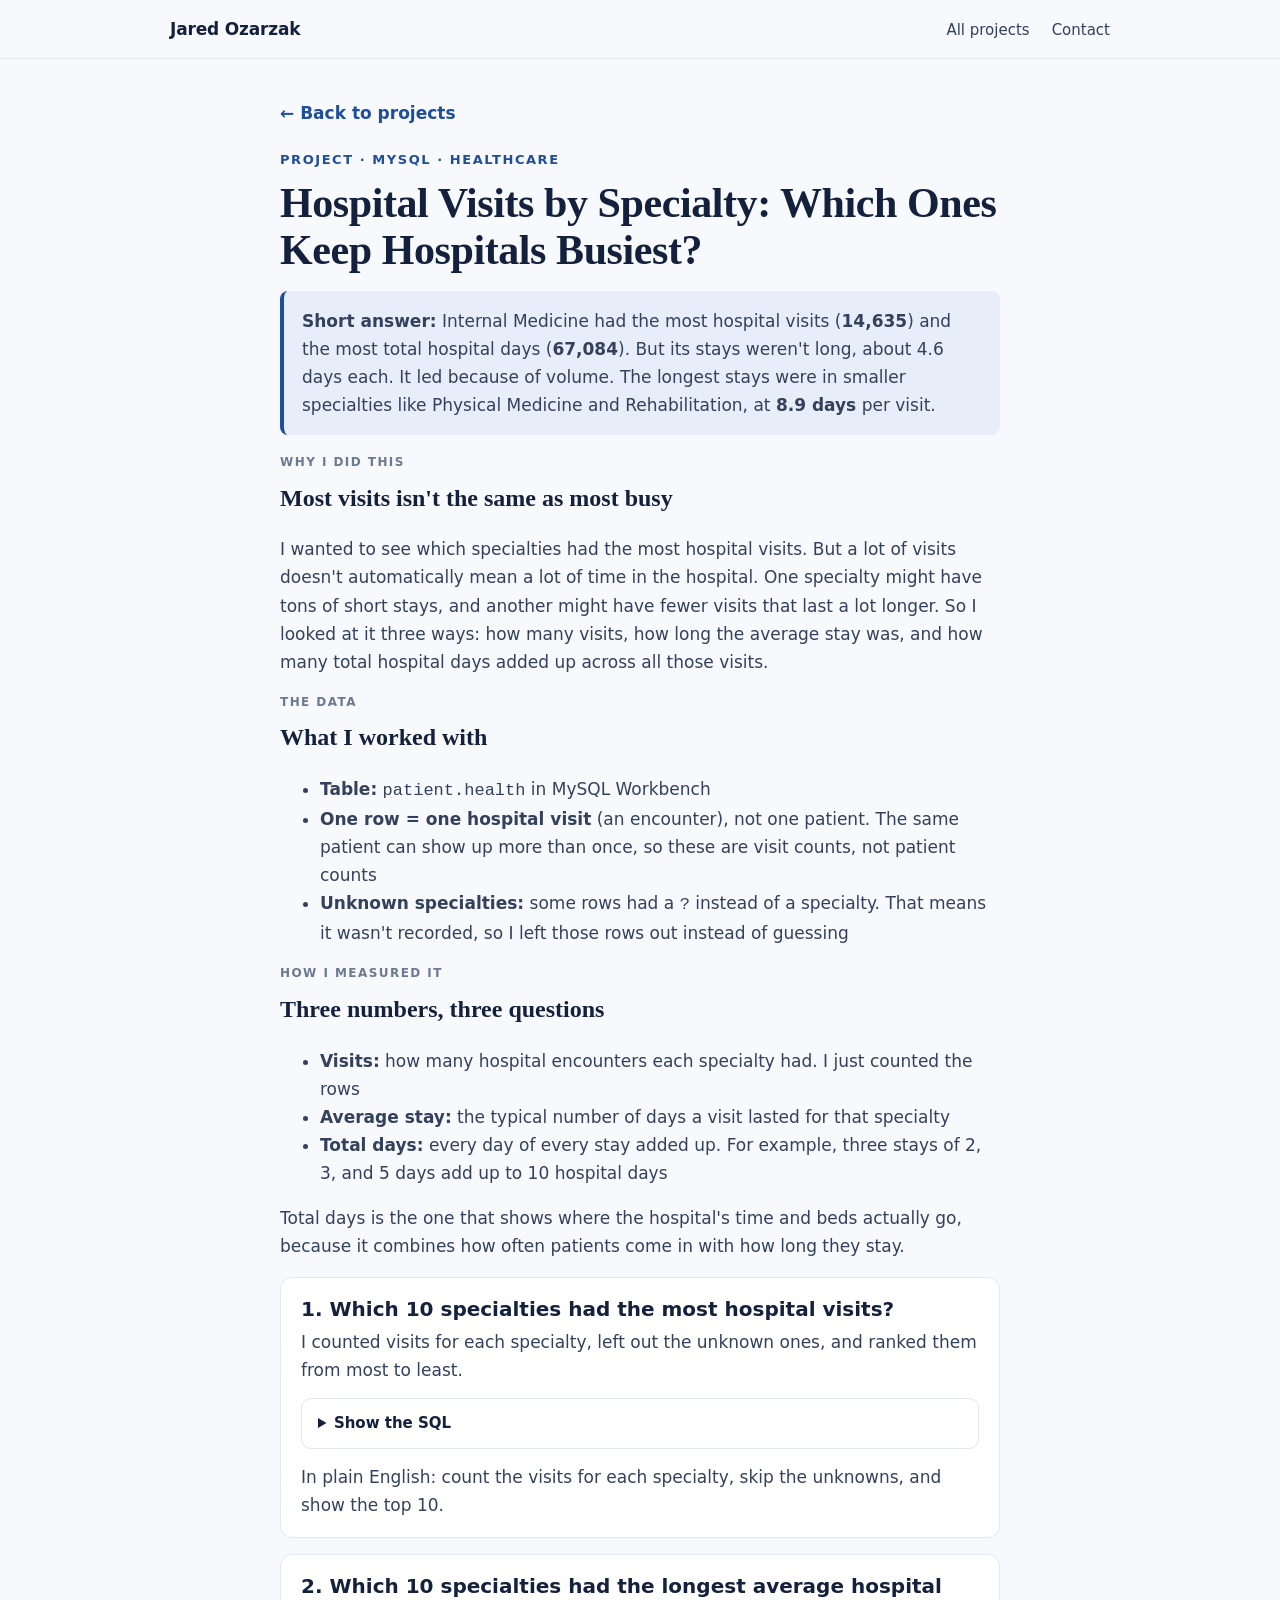
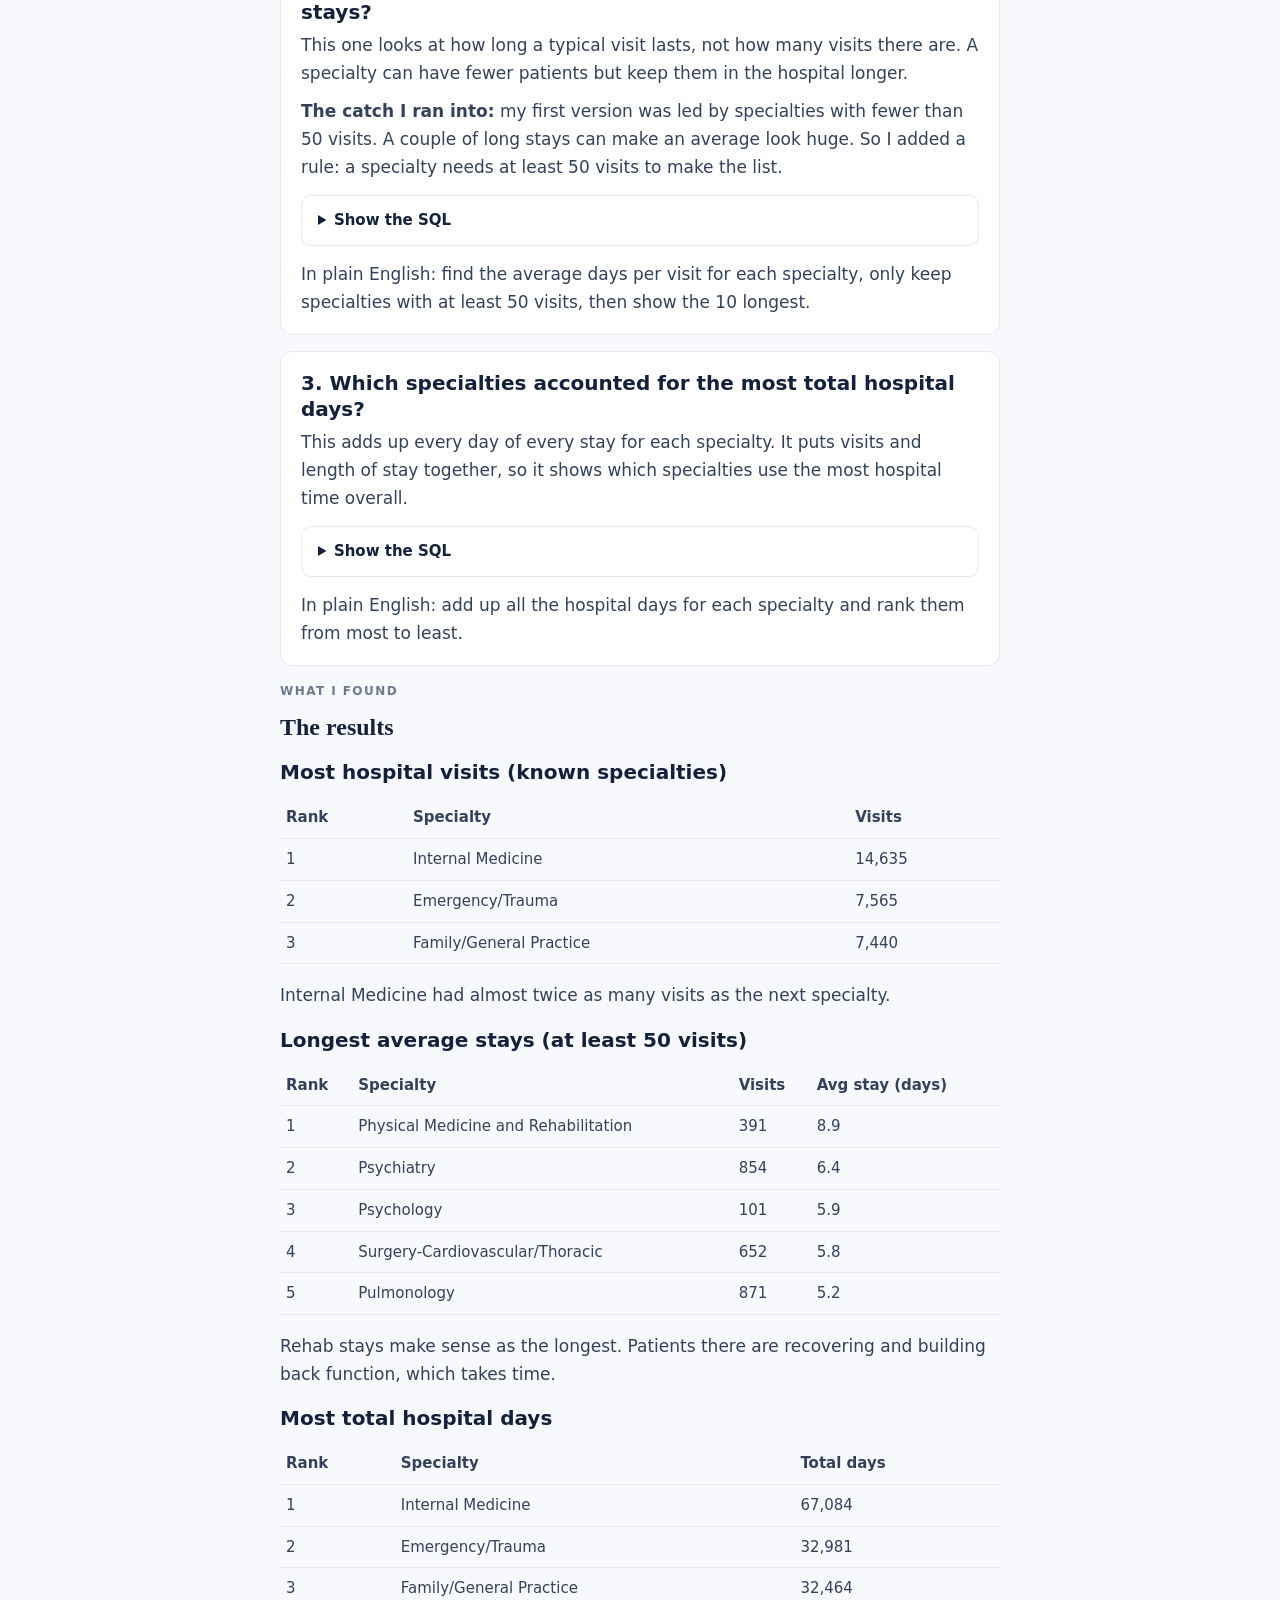
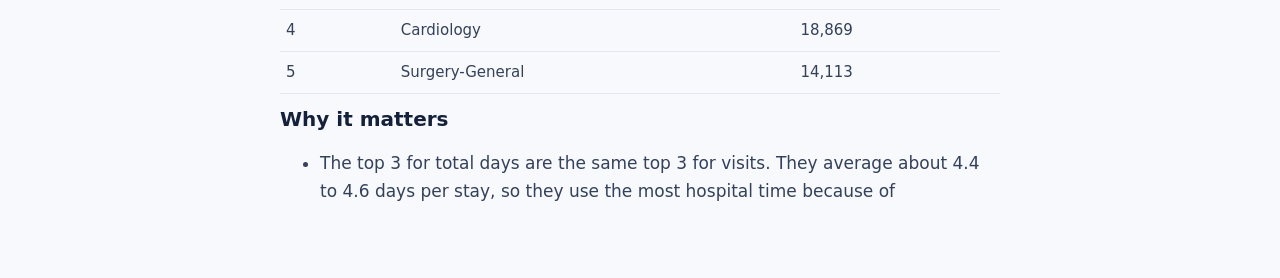
<file: healthcare-sql.html>
<!doctype html><html lang="en"><head><meta charset="utf-8"><meta name="viewport" content="width=device-width,initial-scale=1">
<title>Healthcare SQL Project | Jared Ozarzak</title><link rel="stylesheet" href="style.css">
<style>
details.sql{background:#fff;border:1px solid var(--line);border-radius:10px;margin:14px 0}
details.sql summary{cursor:pointer;padding:12px 16px;font-weight:600;color:var(--ink);font-size:15px}
details.sql[open] summary{border-bottom:1px solid var(--line)}
details.sql pre{margin:0;border-radius:0 0 10px 10px;white-space:pre;overflow-x:auto}
.q{background:#fff;border:1px solid var(--line);border-radius:12px;padding:18px 20px;margin:16px 0}
.q h3{margin-bottom:6px}
.q p{margin:0 0 10px}
.q p:last-child{margin-bottom:0}
@media(max-width:600px){pre{font-size:12.5px;padding:14px}.q{padding:16px}}
</style></head><body>
<nav><div class="wrap"><a class="brand" href="index.html">Jared Ozarzak</a><span class="links"><a href="index.html#projects">All projects</a><a href="index.html#contact">Contact</a></span></div></nav>
<article>
<a class="back" href="index.html#projects">← Back to projects</a>
<div class="eyebrow" style="margin-top:22px">Project · MySQL · Healthcare</div>
<h1 style="font-size:clamp(30px,5vw,42px)">Hospital Visits by Specialty: Which Ones Keep Hospitals Busiest?</h1>

<div class="callout"><strong>Short answer:</strong> Internal Medicine had the most hospital visits (<strong>14,635</strong>) and the most total hospital days (<strong>67,084</strong>). But its stays weren't long, about 4.6 days each. It led because of volume. The longest stays were in smaller specialties like Physical Medicine and Rehabilitation, at <strong>8.9 days</strong> per visit.</div>

<span class="step">Why I did this</span>
<h2 style="margin-top:6px">Most visits isn't the same as most busy</h2>
<p>I wanted to see which specialties had the most hospital visits. But a lot of visits doesn't automatically mean a lot of time in the hospital. One specialty might have tons of short stays, and another might have fewer visits that last a lot longer. So I looked at it three ways: how many visits, how long the average stay was, and how many total hospital days added up across all those visits.</p>

<span class="step">The data</span>
<h2 style="margin-top:6px">What I worked with</h2>
<ul>
<li><strong>Table:</strong> <code>patient.health</code> in MySQL Workbench</li>
<li><strong>One row = one hospital visit</strong> (an encounter), not one patient. The same patient can show up more than once, so these are visit counts, not patient counts</li>
<li><strong>Unknown specialties:</strong> some rows had a <code>?</code> instead of a specialty. That means it wasn't recorded, so I left those rows out instead of guessing</li>
</ul>

<span class="step">How I measured it</span>
<h2 style="margin-top:6px">Three numbers, three questions</h2>
<ul>
<li><strong>Visits:</strong> how many hospital encounters each specialty had. I just counted the rows</li>
<li><strong>Average stay:</strong> the typical number of days a visit lasted for that specialty</li>
<li><strong>Total days:</strong> every day of every stay added up. For example, three stays of 2, 3, and 5 days add up to 10 hospital days</li>
</ul>
<p>Total days is the one that shows where the hospital's time and beds actually go, because it combines how often patients come in with how long they stay.</p>

<div class="q">
<h3>1. Which 10 specialties had the most hospital visits?</h3>
<p>I counted visits for each specialty, left out the unknown ones, and ranked them from most to least.</p>
<details class="sql"><summary>Show the SQL</summary>
<pre>SELECT medical_specialty,
       COUNT(*) AS visits
FROM patient.health
WHERE medical_specialty &lt;&gt; '?'
GROUP BY medical_specialty
ORDER BY visits DESC
LIMIT 10;</pre></details>
<p>In plain English: count the visits for each specialty, skip the unknowns, and show the top 10.</p>
</div>

<div class="q">
<h3>2. Which 10 specialties had the longest average hospital stays?</h3>
<p>This one looks at how long a typical visit lasts, not how many visits there are. A specialty can have fewer patients but keep them in the hospital longer.</p>
<p><strong>The catch I ran into:</strong> my first version was led by specialties with fewer than 50 visits. A couple of long stays can make an average look huge. So I added a rule: a specialty needs at least 50 visits to make the list.</p>
<details class="sql"><summary>Show the SQL</summary>
<pre>SELECT medical_specialty,
       COUNT(*) AS visits,
       ROUND(AVG(time_in_hospital), 1) AS avg_stay_days
FROM patient.health
WHERE medical_specialty &lt;&gt; '?'
GROUP BY medical_specialty
HAVING COUNT(*) &gt;= 50
ORDER BY avg_stay_days DESC
LIMIT 10;</pre></details>
<p>In plain English: find the average days per visit for each specialty, only keep specialties with at least 50 visits, then show the 10 longest.</p>
</div>

<div class="q">
<h3>3. Which specialties accounted for the most total hospital days?</h3>
<p>This adds up every day of every stay for each specialty. It puts visits and length of stay together, so it shows which specialties use the most hospital time overall.</p>
<details class="sql"><summary>Show the SQL</summary>
<pre>SELECT medical_specialty,
       SUM(time_in_hospital) AS total_days
FROM patient.health
WHERE medical_specialty &lt;&gt; '?'
GROUP BY medical_specialty
ORDER BY total_days DESC
LIMIT 10;</pre></details>
<p>In plain English: add up all the hospital days for each specialty and rank them from most to least.</p>
</div>

<span class="step">What I found</span>
<h2 style="margin-top:6px">The results</h2>
<h3>Most hospital visits (known specialties)</h3>
<table><tr><th>Rank</th><th>Specialty</th><th>Visits</th></tr>
<tr><td>1</td><td>Internal Medicine</td><td>14,635</td></tr>
<tr><td>2</td><td>Emergency/Trauma</td><td>7,565</td></tr>
<tr><td>3</td><td>Family/General Practice</td><td>7,440</td></tr></table>
<p>Internal Medicine had almost twice as many visits as the next specialty.</p>

<h3>Longest average stays (at least 50 visits)</h3>
<table><tr><th>Rank</th><th>Specialty</th><th>Visits</th><th>Avg stay (days)</th></tr>
<tr><td>1</td><td>Physical Medicine and Rehabilitation</td><td>391</td><td>8.9</td></tr>
<tr><td>2</td><td>Psychiatry</td><td>854</td><td>6.4</td></tr>
<tr><td>3</td><td>Psychology</td><td>101</td><td>5.9</td></tr>
<tr><td>4</td><td>Surgery-Cardiovascular/Thoracic</td><td>652</td><td>5.8</td></tr>
<tr><td>5</td><td>Pulmonology</td><td>871</td><td>5.2</td></tr></table>
<p>Rehab stays make sense as the longest. Patients there are recovering and building back function, which takes time.</p>

<h3>Most total hospital days</h3>
<table><tr><th>Rank</th><th>Specialty</th><th>Total days</th></tr>
<tr><td>1</td><td>Internal Medicine</td><td>67,084</td></tr>
<tr><td>2</td><td>Emergency/Trauma</td><td>32,981</td></tr>
<tr><td>3</td><td>Family/General Practice</td><td>32,464</td></tr>
<tr><td>4</td><td>Cardiology</td><td>18,869</td></tr>
<tr><td>5</td><td>Surgery-General</td><td>14,113</td></tr></table>

<h3>Why it matters</h3>
<ul>
<li>The top 3 for total days are the same top 3 for visits. They average about 4.4 to 4.6 days per stay, so they use the most hospital time because of
</file>
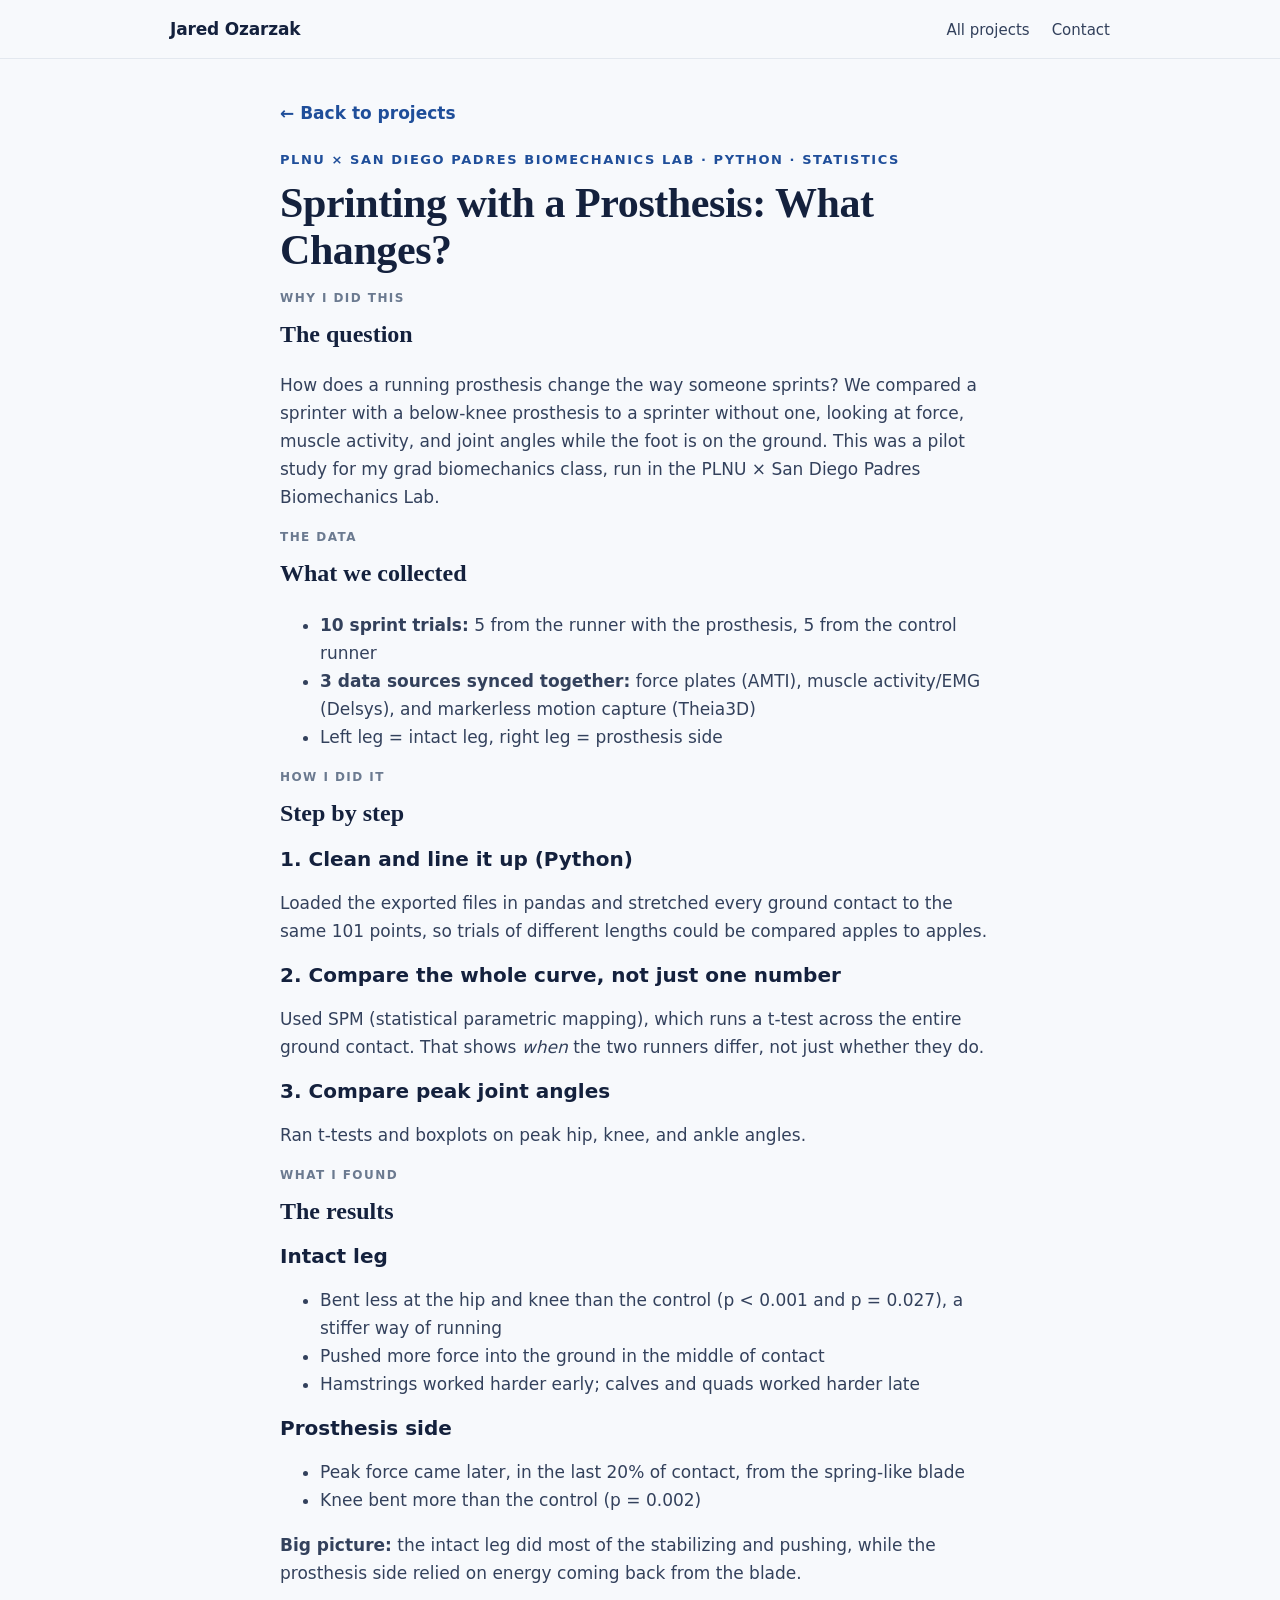
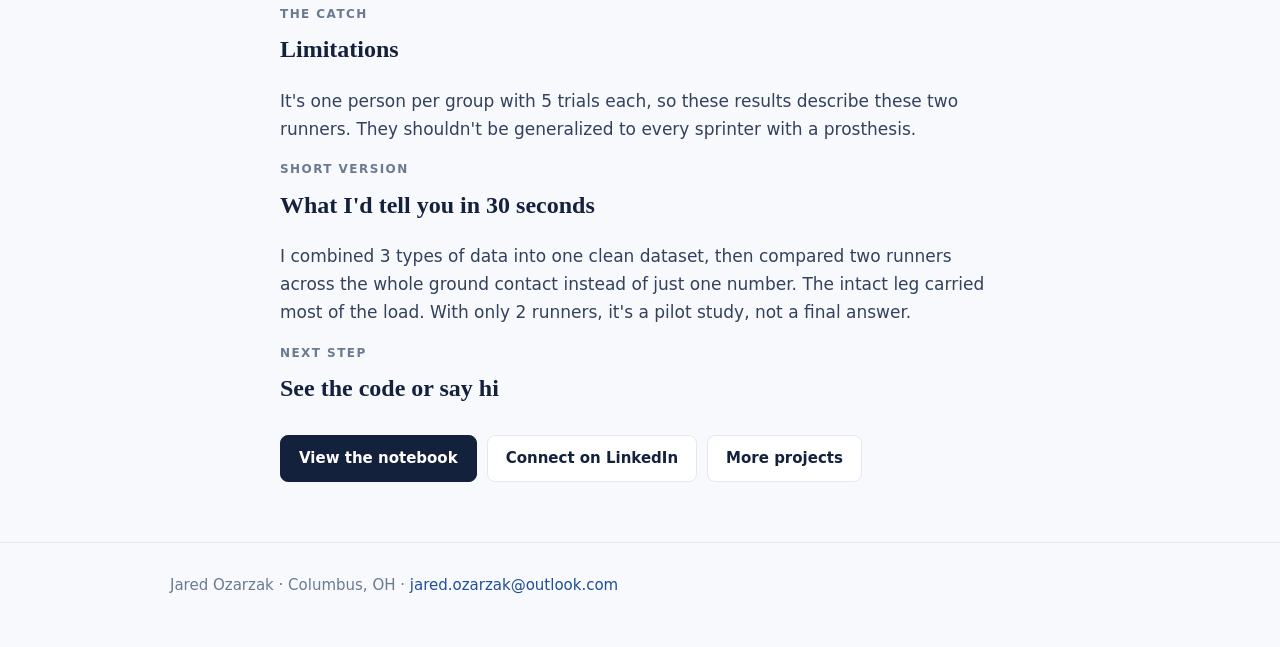
<file: sprint.html>
<!doctype html><html lang="en"><head><meta charset="utf-8"><meta name="viewport" content="width=device-width,initial-scale=1">
<title>Sprinting with a Prosthesis | Jared Ozarzak</title><link rel="stylesheet" href="style.css"></head><body>
<nav><div class="wrap"><a class="brand" href="index.html">Jared Ozarzak</a><span class="links"><a href="index.html#projects">All projects</a><a href="index.html#contact">Contact</a></span></div></nav>
<article>
<a class="back" href="index.html#projects">← Back to projects</a>
<div class="eyebrow" style="margin-top:22px">PLNU × San Diego Padres Biomechanics Lab · Python · Statistics</div>
<h1 style="font-size:clamp(30px,5vw,42px)">Sprinting with a Prosthesis: What Changes?</h1>

<span class="step">Why I did this</span>
<h2 style="margin-top:6px">The question</h2>
<p>How does a running prosthesis change the way someone sprints? We compared a sprinter with a below-knee prosthesis to a sprinter without one, looking at force, muscle activity, and joint angles while the foot is on the ground. This was a pilot study for my grad biomechanics class, run in the PLNU × San Diego Padres Biomechanics Lab.</p>

<span class="step">The data</span>
<h2 style="margin-top:6px">What we collected</h2>
<ul>
<li><strong>10 sprint trials:</strong> 5 from the runner with the prosthesis, 5 from the control runner</li>
<li><strong>3 data sources synced together:</strong> force plates (AMTI), muscle activity/EMG (Delsys), and markerless motion capture (Theia3D)</li>
<li>Left leg = intact leg, right leg = prosthesis side</li>
</ul>

<span class="step">How I did it</span>
<h2 style="margin-top:6px">Step by step</h2>
<h3>1. Clean and line it up (Python)</h3>
<p>Loaded the exported files in pandas and stretched every ground contact to the same 101 points, so trials of different lengths could be compared apples to apples.</p>
<h3>2. Compare the whole curve, not just one number</h3>
<p>Used SPM (statistical parametric mapping), which runs a t-test across the entire ground contact. That shows <em>when</em> the two runners differ, not just whether they do.</p>
<h3>3. Compare peak joint angles</h3>
<p>Ran t-tests and boxplots on peak hip, knee, and ankle angles.</p>

<span class="step">What I found</span>
<h2 style="margin-top:6px">The results</h2>
<h3>Intact leg</h3>
<ul>
<li>Bent less at the hip and knee than the control (p &lt; 0.001 and p = 0.027), a stiffer way of running</li>
<li>Pushed more force into the ground in the middle of contact</li>
<li>Hamstrings worked harder early; calves and quads worked harder late</li>
</ul>
<h3>Prosthesis side</h3>
<ul>
<li>Peak force came later, in the last 20% of contact, from the spring-like blade</li>
<li>Knee bent more than the control (p = 0.002)</li>
</ul>
<p><strong>Big picture:</strong> the intact leg did most of the stabilizing and pushing, while the prosthesis side relied on energy coming back from the blade.</p>

<span class="step">The catch</span>
<h2 style="margin-top:6px">Limitations</h2>
<p>It's one person per group with 5 trials each, so these results describe these two runners. They shouldn't be generalized to every sprinter with a prosthesis.</p>

<span class="step">Short version</span>
<h2 style="margin-top:6px">What I'd tell you in 30 seconds</h2>
<p>I combined 3 types of data into one clean dataset, then compared two runners across the whole ground contact instead of just one number. The intact leg carried most of the load. With only 2 runners, it's a pilot study, not a final answer.</p>

<span class="step">Next step</span>
<h2 style="margin-top:6px">See the code or say hi</h2>
<div class="btns"><a class="btn primary" href="https://github.com/JaredOzarzak/data-analysis-projects/tree/main/Sprint-Prosthesis-Biomechanics-Pilot">View the notebook</a><a class="btn" href="https://www.linkedin.com/in/jared-ozarzak">Connect on LinkedIn</a><a class="btn" href="index.html#projects">More projects</a></div>
</article>
<footer><div class="wrap">Jared Ozarzak · Columbus, OH · <a href="mailto:jared.ozarzak@outlook.com">jared.ozarzak@outlook.com</a></div></footer>
</body></html>
</file>
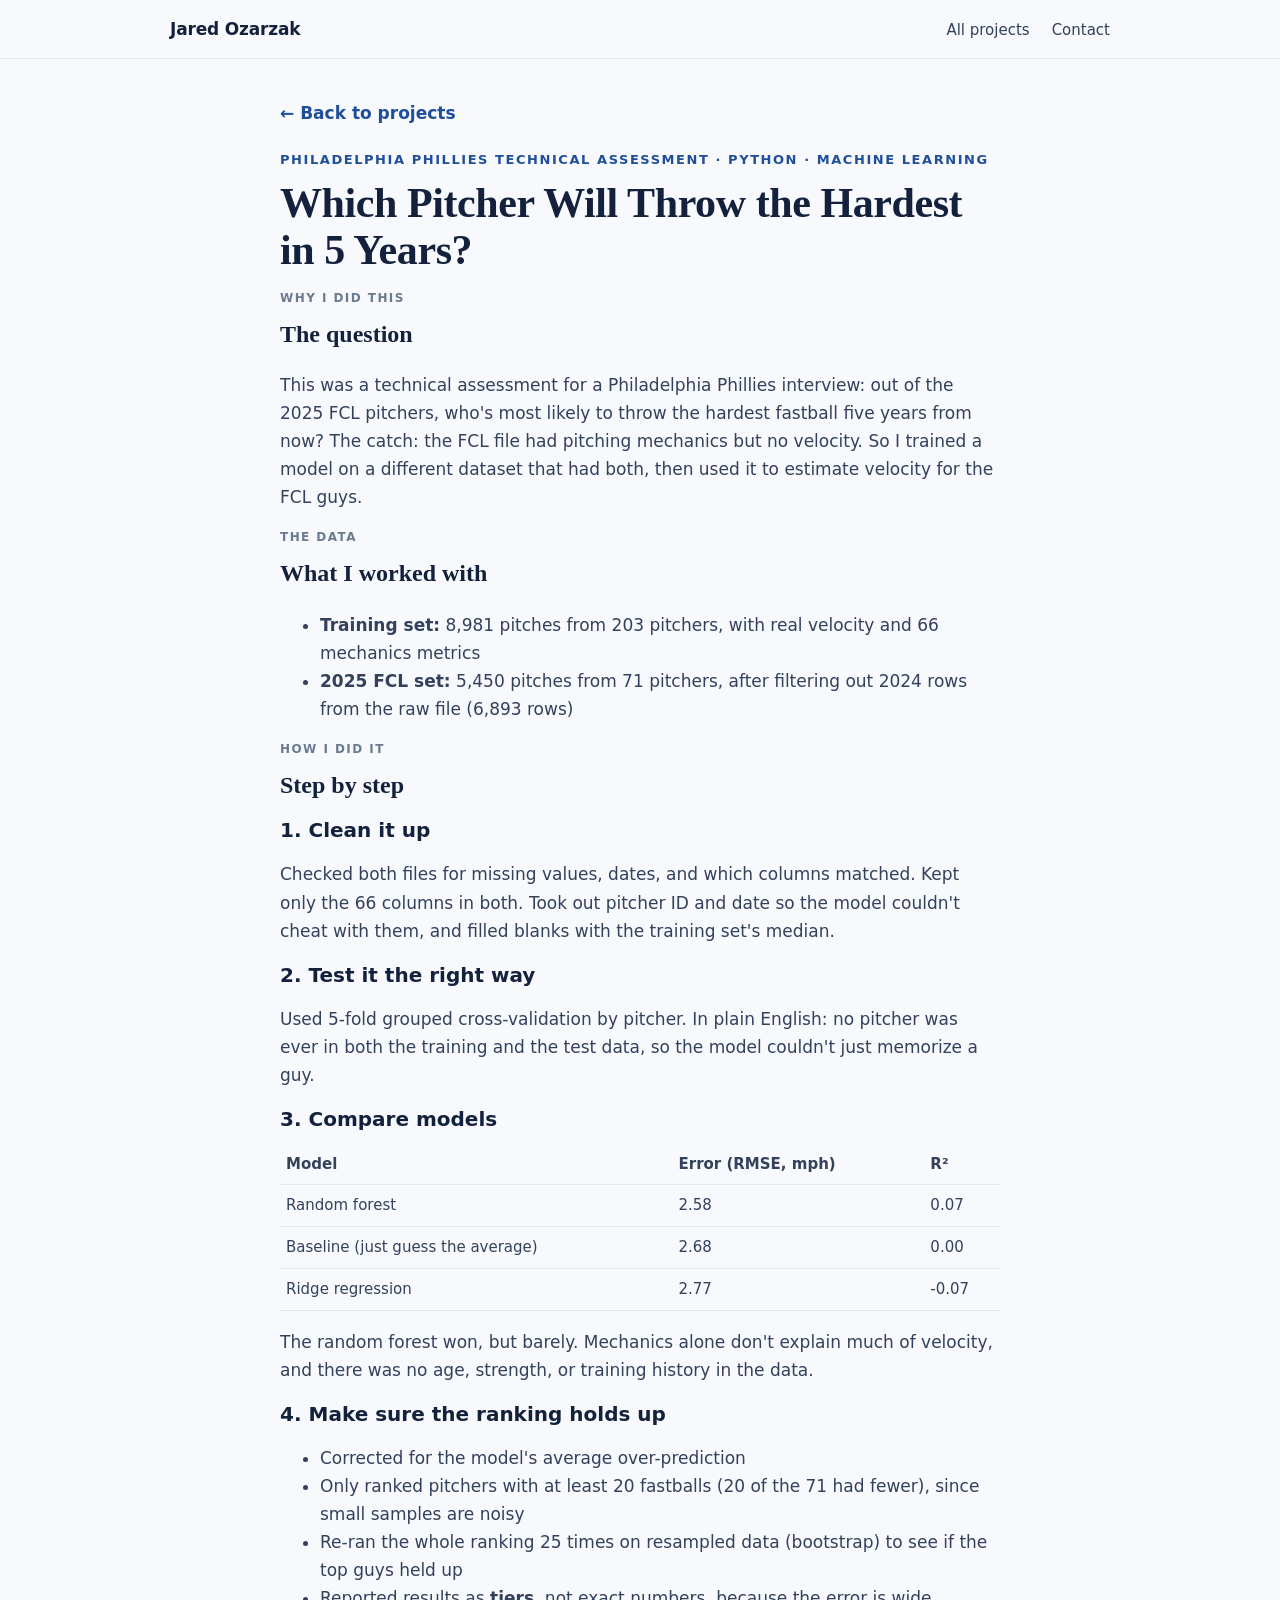
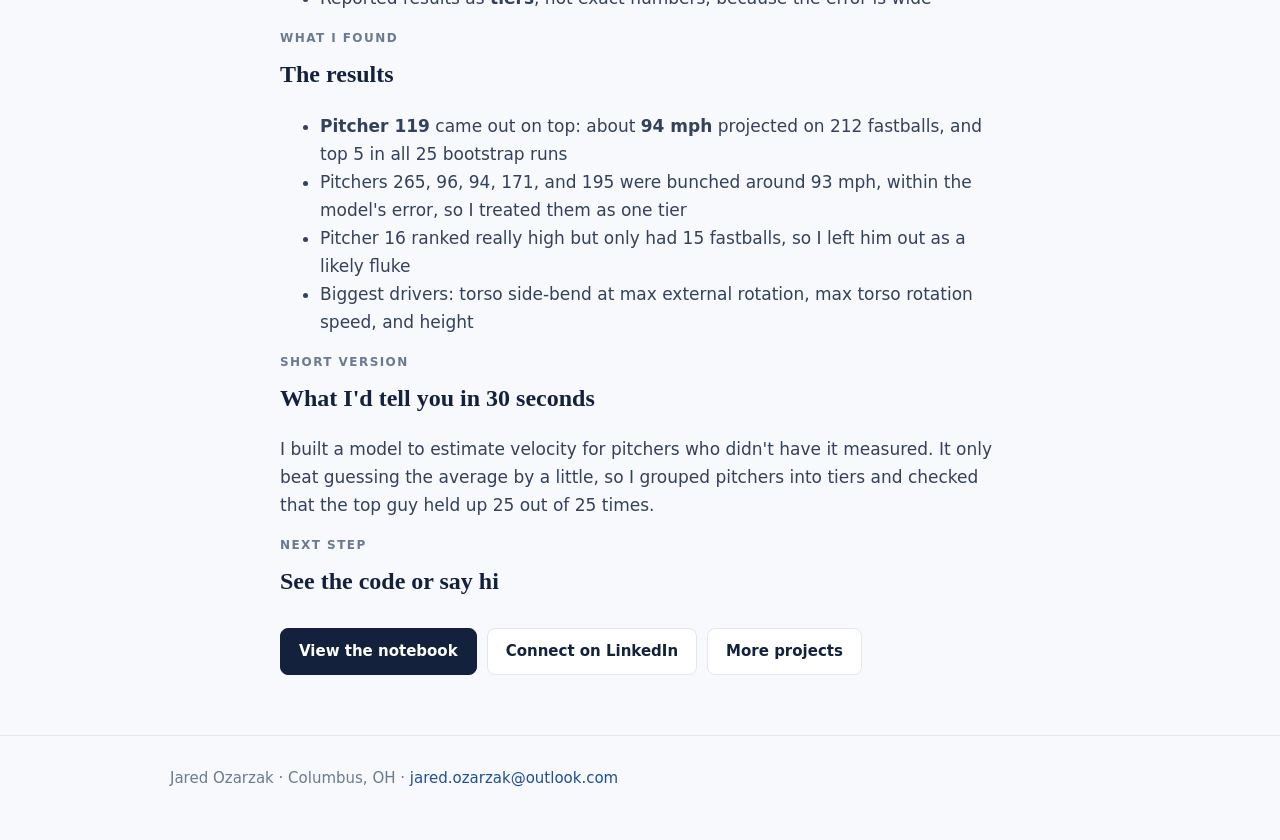
<file: velocity.html>
<!doctype html><html lang="en"><head><meta charset="utf-8"><meta name="viewport" content="width=device-width,initial-scale=1">
<title>Fastball Velocity Projection | Jared Ozarzak</title><link rel="stylesheet" href="style.css"></head><body>
<nav><div class="wrap"><a class="brand" href="index.html">Jared Ozarzak</a><span class="links"><a href="index.html#projects">All projects</a><a href="index.html#contact">Contact</a></span></div></nav>
<article>
<a class="back" href="index.html#projects">← Back to projects</a>
<div class="eyebrow" style="margin-top:22px">Philadelphia Phillies Technical Assessment · Python · Machine Learning</div>
<h1 style="font-size:clamp(30px,5vw,42px)">Which Pitcher Will Throw the Hardest in 5 Years?</h1>

<span class="step">Why I did this</span>
<h2 style="margin-top:6px">The question</h2>
<p>This was a technical assessment for a Philadelphia Phillies interview: out of the 2025 FCL pitchers, who's most likely to throw the hardest fastball five years from now? The catch: the FCL file had pitching mechanics but no velocity. So I trained a model on a different dataset that had both, then used it to estimate velocity for the FCL guys.</p>

<span class="step">The data</span>
<h2 style="margin-top:6px">What I worked with</h2>
<ul>
<li><strong>Training set:</strong> 8,981 pitches from 203 pitchers, with real velocity and 66 mechanics metrics</li>
<li><strong>2025 FCL set:</strong> 5,450 pitches from 71 pitchers, after filtering out 2024 rows from the raw file (6,893 rows)</li>
</ul>

<span class="step">How I did it</span>
<h2 style="margin-top:6px">Step by step</h2>
<h3>1. Clean it up</h3>
<p>Checked both files for missing values, dates, and which columns matched. Kept only the 66 columns in both. Took out pitcher ID and date so the model couldn't cheat with them, and filled blanks with the training set's median.</p>
<h3>2. Test it the right way</h3>
<p>Used 5-fold grouped cross-validation by pitcher. In plain English: no pitcher was ever in both the training and the test data, so the model couldn't just memorize a guy.</p>
<h3>3. Compare models</h3>
<table><tr><th>Model</th><th>Error (RMSE, mph)</th><th>R²</th></tr>
<tr><td>Random forest</td><td>2.58</td><td>0.07</td></tr>
<tr><td>Baseline (just guess the average)</td><td>2.68</td><td>0.00</td></tr>
<tr><td>Ridge regression</td><td>2.77</td><td>-0.07</td></tr></table>
<p>The random forest won, but barely. Mechanics alone don't explain much of velocity, and there was no age, strength, or training history in the data.</p>
<h3>4. Make sure the ranking holds up</h3>
<ul>
<li>Corrected for the model's average over-prediction</li>
<li>Only ranked pitchers with at least 20 fastballs (20 of the 71 had fewer), since small samples are noisy</li>
<li>Re-ran the whole ranking 25 times on resampled data (bootstrap) to see if the top guys held up</li>
<li>Reported results as <strong>tiers</strong>, not exact numbers, because the error is wide</li>
</ul>

<span class="step">What I found</span>
<h2 style="margin-top:6px">The results</h2>
<ul>
<li><strong>Pitcher 119</strong> came out on top: about <strong>94 mph</strong> projected on 212 fastballs, and top 5 in all 25 bootstrap runs</li>
<li>Pitchers 265, 96, 94, 171, and 195 were bunched around 93 mph, within the model's error, so I treated them as one tier</li>
<li>Pitcher 16 ranked really high but only had 15 fastballs, so I left him out as a likely fluke</li>
<li>Biggest drivers: torso side-bend at max external rotation, max torso rotation speed, and height</li>
</ul>

<span class="step">Short version</span>
<h2 style="margin-top:6px">What I'd tell you in 30 seconds</h2>
<p>I built a model to estimate velocity for pitchers who didn't have it measured. It only beat guessing the average by a little, so I grouped pitchers into tiers and checked that the top guy held up 25 out of 25 times.</p>

<span class="step">Next step</span>
<h2 style="margin-top:6px">See the code or say hi</h2>
<div class="btns"><a class="btn primary" href="https://github.com/JaredOzarzak/data-analysis-projects/tree/main/Pitcher-Velocity-Projection">View the notebook</a><a class="btn" href="https://www.linkedin.com/in/jared-ozarzak">Connect on LinkedIn</a><a class="btn" href="index.html#projects">More projects</a></div>
</article>
<footer><div class="wrap">Jared Ozarzak · Columbus, OH · <a href="mailto:jared.ozarzak@outlook.com">jared.ozarzak@outlook.com</a></div></footer>
</body></html>
</file>
<file: style.css>
:root{--ink:#14213d;--body:#33415c;--muted:#6b7a90;--line:#e3e8ef;--bg:#f7f9fc;--card:#fff;--accent:#1f4e9a;--accent2:#e8eef9}
*{box-sizing:border-box}html{scroll-behavior:smooth}
body{margin:0;font:17px/1.65 "Inter",system-ui,-apple-system,Segoe UI,Arial,sans-serif;color:var(--body);background:var(--bg)}
a{color:var(--accent);text-decoration:none}a:hover{text-decoration:underline}
.wrap{max-width:980px;margin:0 auto;padding:0 20px}
nav{position:sticky;top:0;background:rgba(247,249,252,.92);backdrop-filter:blur(8px);border-bottom:1px solid var(--line);z-index:5}
nav .wrap{display:flex;justify-content:space-between;align-items:center;height:58px}
nav .brand{font-weight:700;color:var(--ink);letter-spacing:-.01em}
nav .links a{margin-left:22px;color:var(--body);font-size:15px}
header.hero{padding:72px 0 48px}
.eyebrow{font-size:13px;letter-spacing:.12em;text-transform:uppercase;color:var(--accent);font-weight:700}
h1{font-family:Georgia,serif;color:var(--ink);font-size:clamp(34px,6vw,52px);line-height:1.1;margin:10px 0 16px;letter-spacing:-.01em}
h2{font-family:Georgia,serif;color:var(--ink);font-size:28px;margin:0 0 18px}
h3{color:var(--ink);font-size:20px;margin:0 0 8px;line-height:1.3}
.lead{font-size:20px;max-width:680px;color:var(--body)}
.btns{display:flex;flex-wrap:wrap;gap:10px;margin-top:26px}
.btn{display:inline-block;padding:10px 18px;border-radius:8px;border:1px solid var(--line);background:#fff;color:var(--ink);font-weight:600;font-size:15px}
.btn.primary{background:var(--ink);color:#fff;border-color:var(--ink)}
.btn:hover{text-decoration:none;transform:translateY(-1px)}
section{padding:40px 0}
.grid{display:grid;grid-template-columns:repeat(auto-fit,minmax(280px,1fr));gap:22px}
.card{background:var(--card);border:1px solid var(--line);border-radius:14px;overflow:hidden;display:flex;flex-direction:column;transition:.15s}
.card:hover{box-shadow:0 10px 30px rgba(20,33,61,.08);transform:translateY(-2px)}
.thumb{height:150px;display:flex;align-items:flex-end;padding:16px;color:#fff;font-weight:700;font-size:14px;letter-spacing:.06em;text-transform:uppercase}
.t1{background:linear-gradient(135deg,#14213d,#1f4e9a)}.t2{background:linear-gradient(135deg,#1f4e9a,#3a7bd5)}.t3{background:linear-gradient(135deg,#33415c,#5c7aa6)}
.card .body{padding:20px;flex:1;display:flex;flex-direction:column}
.card p{margin:0 0 14px;font-size:15.5px}
.tags{display:flex;flex-wrap:wrap;gap:6px;margin:0 0 16px}
.tag{font-size:12.5px;background:var(--accent2);color:var(--accent);padding:3px 9px;border-radius:999px;font-weight:600}
.card .more{margin-top:auto;font-weight:600}
.about{display:grid;grid-template-columns:1.4fr 1fr;gap:34px}
@media(max-width:760px){.about{grid-template-columns:1fr}nav .links a{margin-left:14px}}
.panel{align-self:start;background:#fff;border:1px solid var(--line);border-radius:14px;padding:22px}
.panel ul{margin:0;padding-left:18px}
footer{border-top:1px solid var(--line);padding:30px 0 50px;color:var(--muted);font-size:15px}
/* case study */
article{max-width:760px;margin:0 auto;padding:40px 20px 60px}
article h2{font-size:24px;margin:42px 0 12px}
article .step{font-size:12px;letter-spacing:.12em;text-transform:uppercase;color:var(--muted);font-weight:700;display:block;margin-bottom:4px}
.hero-img{width:100%;border:1px solid var(--line);border-radius:12px;background:#fff;margin:22px 0}
.callout{background:var(--accent2);border-left:4px solid var(--accent);padding:16px 18px;border-radius:8px;margin:18px 0}
pre{background:#14213d;color:#e8eef9;padding:16px;border-radius:10px;overflow-x:auto;font-size:14px;line-height:1.5}
.fill{background:#fff3b0;padding:0 4px;border-radius:4px;font-weight:700}
table{border-collapse:collapse;width:100%;font-size:15px;margin:12px 0}td,th{border-bottom:1px solid var(--line);padding:8px 6px;text-align:left}
.back{font-weight:600}
/* v2: simple intro + project list (Avery example style) */
.intro{padding:56px 0 26px}.intro h1{font-size:clamp(32px,5vw,44px);margin:0 0 14px}
.facts{list-style:none;padding:0;margin:0 0 22px;font-size:17px}.facts li{margin:4px 0}
.plist{display:flex;flex-direction:column;gap:18px}
.proj{background:#fff;border:1px solid var(--line);border-radius:12px;padding:22px 24px}
.proj h3{font-size:21px;margin:0 0 4px}.proj .tools{color:var(--muted);font-size:14.5px;font-weight:600;margin-bottom:10px}
.proj ul{margin:0 0 14px;padding-left:20px}.proj li{margin:3px 0}
.proj .more{font-weight:700;font-size:14px;letter-spacing:.05em;text-transform:uppercase}
</file>
